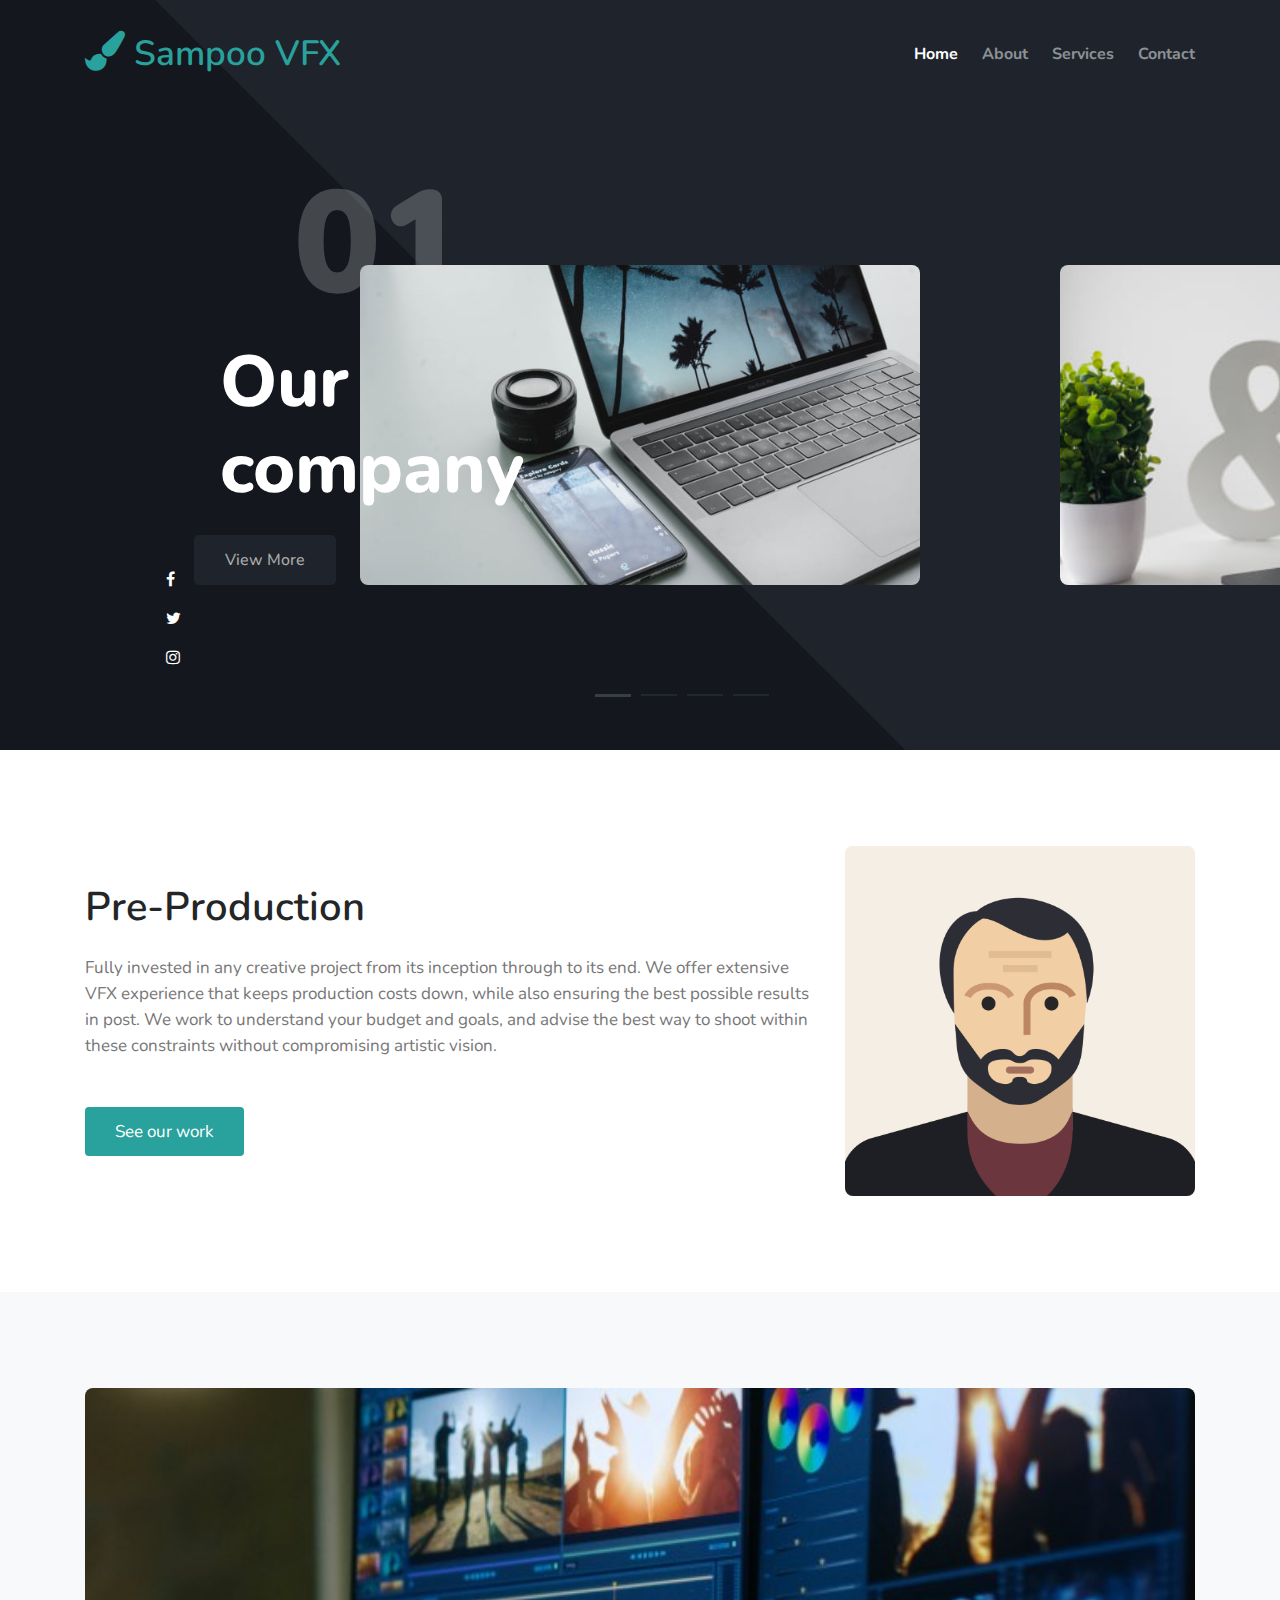
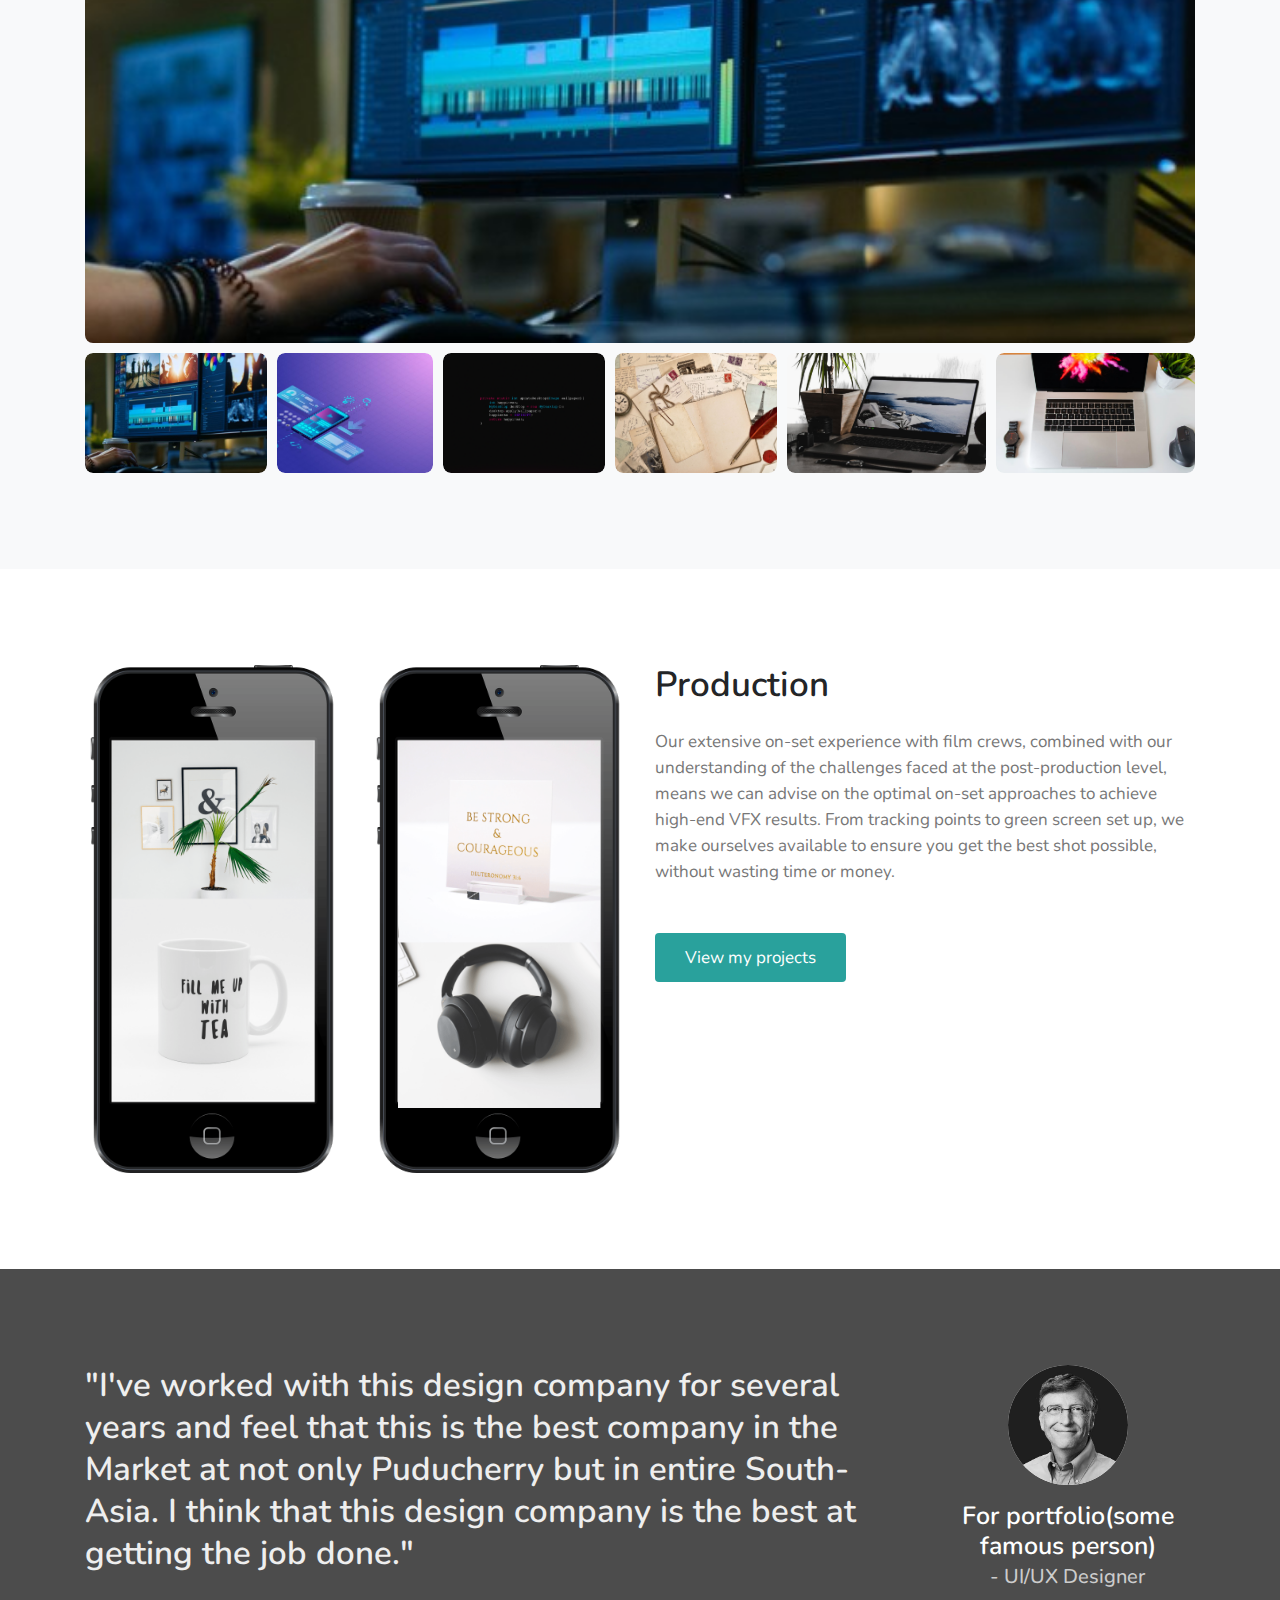
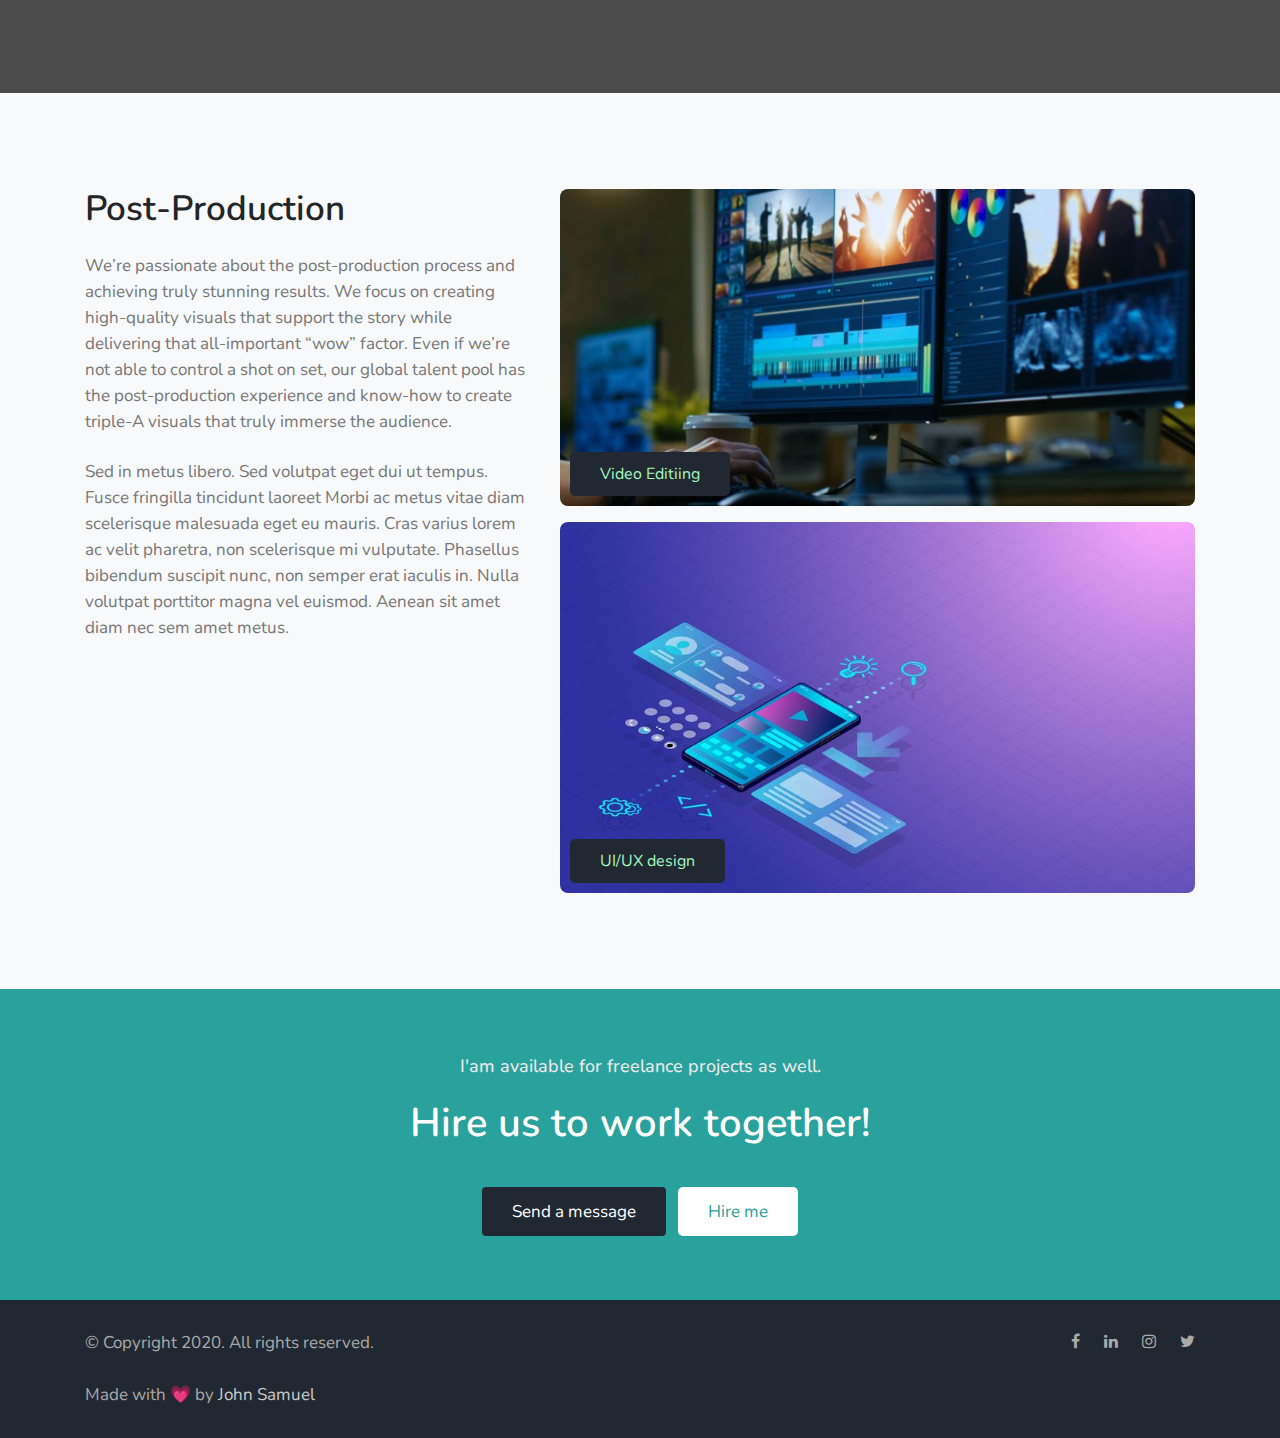
<file: index.html>
<!doctype html>
<html lang="en">

<head>
  <!-- Required meta tags -->
  <meta charset="utf-8">
  <meta name="viewport" content="width=device-width, initial-scale=1, shrink-to-fit=no">

  <title>SG VFX</title>

  <!-- google fonts -->
  <link href="https://fonts.googleapis.com/css?family=Nunito:400,700&display=swap" rel="stylesheet">
  <link href="https://fonts.googleapis.com/css2?family=Nunito:wght@300;400&family=PT+Sans+Caption&family=Roboto:wght@300&display=swap" rel="stylesheet">
  <!-- Template CSS -->
  <link rel="stylesheet" href="assets/css/style-starter.css">

</head>

<body>
<!-- header -->
<div class="w3l-header" id="home">
    <div class="container">
        <nav class="navbar navbar-expand-lg navbar-dark pl-0 pr-0">
            <a class="navbar-brand m-0 text-primary" href="index.html"><span class="fa fa-paint-brush"></span> Sampoo VFX</a> 
                <!-- <span class="logo">portfolio</span>-->
            <button class="navbar-toggler" type="button" data-toggle="collapse" data-target="#navbarNav"
                aria-controls="navbarNav" aria-expanded="false" aria-label="Toggle navigation">
                <span class="navbar-toggler-icon"></span>
            </button>
            <div class="collapse navbar-collapse" id="navbarNav">
                <ul class="navbar-nav ml-auto">
                    <li class="nav-item active mr-lg-4">
                        <a class="nav-link pl-0 pr-0 font-weight-bold" href="index.html">Home <span
                                class="sr-only">(current)</span></a>
                    </li>
                    <li class="nav-item mr-lg-4">
                        <a class="nav-link pl-0 pr-0 font-weight-bold" href="about.html">About</a>
                    </li>
                    <li class="nav-item mr-lg-4">
                        <a class="nav-link pl-0 pr-0 font-weight-bold" href="services.html">Services</a>
                    </li>
                    <li class="nav-item">
                        <a class="nav-link pl-0 pr-0 font-weight-bold" href="contact.html">Contact</a>
                    </li>
                </ul>
            </div>
        </nav>
    </div>
</div>
<!-- //header -->

<!-- banner slider -->
<div class="w3l-banner-slider">
    <div class="wrapper-container">
        <!-- Container for all sliders, and pagination -->
        <main class="sliders-container">
            <!-- Here will be injected sliders for images, numbers, titles and links -->

            <!-- Simple pagination for the slider -->
            <ul class="pagination">
                <li class="pagination__item"><a class="pagination__button"></a></li>
                <li class="pagination__item"><a class="pagination__button"></a></li>
                <li class="pagination__item"><a class="pagination__button"></a></li>
                <li class="pagination__item"><a class="pagination__button"></a></li>
            </ul>
            <div class="social">
                <a class="" href="#facebook"><span class="fa fa-facebook"></span></a>
                <a class="" href="#twitter"><span class="fa fa-twitter"></span></a>
                <a class="" href="#instagram"><span class="fa fa-instagram"></span></a>
            </div>
        </main>
    </div>
</div>
<!-- //banner slider -->

<!-- w3l-content-photo-5 -->
<div class="w3l-content-photo-5 py-5">
	<div class="content-main py-lg-5 py-md-3">
		<div class="container">
			<div class="row">
				<div class="col-lg-8 content-left">
					<h3>Pre-Production</h3>
					<p class="mb-0">Fully invested in any creative project from its inception through to its end. We offer extensive VFX experience that keeps production costs down, while also ensuring the best possible results in post. We work to understand your budget and goals, and advise the best way to shoot within these constraints without compromising artistic vision.</p>
					<a href="#portfolio" class="primary-btn-style btn-primary btn mt-lg-5 mt-4">See our work</a>
				</div>
				<div class="col-lg-4 content-photo mt-lg-0 mt-sm-5 mb-md-0 mb-4">
					<a href="#img"><img src="assets/images/myimage.jpg" class="img-fluid" alt="content-photo"></a>
				</div>
			</div>
		</div>
	</div>
</div>
<!-- //w3l-content-photo-5 -->

<!-- gallery-7 -->
<section class="w3l-gallery-7 bg-light py-5">
	<div class="gallery-7_sur py-lg-5">
		<div class="container">
			<div id="container">
				<div class="galleryContainer">
					<div class="gallery">
						<input type="radio" name="controls" id="c1" checked><img class="galleryImage img-fluid" id="i1"
							src="assets/images/g1.jpg" class="img" alt="">
						<input type="radio" name="controls" id="c2"><img class="galleryImage img-fluid" id="i2"
							src="assets/images/g2.jpg" class="img" alt="">
						<input type="radio" name="controls" id="c3"><img class="galleryImage img-fluid" id="i3"
							src="assets/images/g3.jpg" class="img" alt="">
						<input type="radio" name="controls" id="c4"><img class="galleryImage img-fluid" id="i4"
							src="assets/images/g4.jpg" class="img" alt="">
						<input type="radio" name="controls" id="c5"><img class="galleryImage img-fluid" id="i5"
							src="assets/images/g5.jpg" class="img" alt="">
						<input type="radio" name="controls" id="c6"><img class="galleryImage img-fluid" id="i6"
							src="assets/images/g6.jpg" class="img" alt="">
					</div>
					<div class="thumbnails">
						<label class="thumbnailImage" for="c1"><img src="assets/images/g1.jpg" class="img img-fluid"
								alt=""></label>
						<label class="thumbnailImage" for="c2"><img src="assets/images/g2.jpg" class="img img-fluid"
								alt=""></label>
						<label class="thumbnailImage" for="c3"><img src="assets/images/g3.jpg" class="img img-fluid"
								alt=""></label>
						<label class="thumbnailImage" for="c4"><img src="assets/images/g4.jpg" class="img img-fluid"
								alt=""></label>
						<label class="thumbnailImage" for="c5"><img src="assets/images/g5.jpg" class="img img-fluid"
								alt=""></label>
						<label class="thumbnailImage" for="c6"><img src="assets/images/g6.jpg" class="img img-fluid"
								alt=""></label>

					</div>
				</div>
			</div>
		</div>
	</div>
</section>
<!-- //gallery-7 -->

<!-- iphone home block -->
<section class="w3l-blog py-5">
    <div class="container py-lg-5">
        <div class="row">
            <div class="col-lg-3 col-6 pr-md-3 pr-2">
                <div class="img-block">
                    <a href="#img">
                        <img src="assets/images/iphone1.png" class="img-fluid" alt="image" />
                    </a>
                </div>
            </div>
            <div class="col-lg-3 col-6 pl-md-3 pl-2">
                <div class="img-block">
                    <a href="#img">
                        <img src="assets/images/iphone2.png" class="img-fluid" alt="image" />
                    </a>
                </div>
            </div>
            <div class="col-lg-6 mt-lg-0 mt-md-5 mt-4">
                <h3>Production</h3>
                <p class="mt-4 mb-0"> Our extensive on-set experience with film crews, combined with our understanding of the challenges faced at the post-production level, means we can advise on the optimal on-set approaches to achieve high-end VFX results. From tracking points to green screen set up, we make ourselves available to ensure you get the best shot possible, without wasting time or money.</p>
                <a href="#blog.html" class="primary-btn-style btn-primary btn mt-lg-5 mt-4">View my projects</a>
            </div>
        </div>
    </div>
</section>
<!-- //iphone home block -->

<!-- testimonial -->
<section class="w3l-quote-main">
    <div class="quote py-5">
        <div class="container py-lg-5">
            <div class="row">
                <div class="col-lg-9">
                    <h4>"I've worked with this design company for several years and feel that this is the best company in the Market at not only Puducherry but in entire South-Asia. I think that this design company is the best at getting the job done."</h4>
                </div>
                <div class="col-lg-3 mt-lg-0 mt-3 text-lg-center tablet-grid">
                    <img src="assets/images/client2.jpg" alt="" class="img-fluid" />
                    <div>
                        <h6 class="mb-0 mt-lg-3">For portfolio(some famous person)</h6>
                        <h5 class="mt-1">- UI/UX Designer </h5>
                    </div>
                </div>
            </div>
        </div>
    </div>
</section>
<!-- //testimonial -->

<!-- home page blog-->
<section class="w3l-blog py-5 bg-light">
    <div class="container py-lg-5 py-md-3">
        <div class="row">
            <div class="col-lg-5">
                <h3>Post-Production</h3>	
                <p class="mt-4"> We’re passionate about the post-production process and achieving truly stunning results. We focus on creating high-quality visuals that support the story while delivering that all-important “wow” factor. Even if we’re not able to control a shot on set, our global talent pool has the post-production experience and know-how to create triple-A visuals that truly immerse the audience.</p>
				<p class="mt-4"> Sed in metus libero. Sed volutpat eget dui ut tempus. Fusce fringilla tincidunt laoreet
                    Morbi ac metus vitae diam scelerisque malesuada eget eu mauris. Cras varius lorem ac velit pharetra,
                    non scelerisque mi vulputate. Phasellus bibendum suscipit nunc, non semper erat iaculis in. Nulla
                    volutpat porttitor magna vel euismod. Aenean sit amet diam nec sem
                    amet metus.</p>
            </div>
            <div class="col-lg-7 mt-lg-0 mt-4">
                <div class="img-block">
                    <a href="#single">
                        <img src="assets/images/g1.jpg" class="img-fluid" alt="image" />
                        <span>Video Editiing</span>
                    </a>
                </div>
                <div class="img-block mt-3">
                    <a href="#single"> <img src="assets/images/g2.jpg" class="img-fluid" alt="image" />
                        <span>UI/UX design</span>
                    </a>
                </div>
            </div>
        </div>
    </div>
</section>
<!-- //home page blog-->

<!-- freelance hire me -->
<section class="w3l-grid-quote py-5">
    <div class="container py-lg-3">
        <h6>I'am available for freelance projects as well.</h6>
        <h3>Hire us to work together!</h3>
        <a href="contact.html" class="secondary-btn-style btn-secondary btn">Send a message</a>
        <a href="contact.html" class="btn btn-style text-primary ml-2">Hire me</a>
    </div>
</section>
<!-- //freelance hire me -->

<!-- Footer -->
<section class="w3l-footers-1">
	<div class="footer bg-secondary">
		<div class="container">
			<div class="footer-content">
				<div class="row">
					<div class="col-lg-8 footer-left">
                            <p class="m-0">© Copyright 2020. All rights reserved. <br>	<br> Made with 💗 by <a
                                    href="https://www.github.com/jasDestiny">John Samuel</a></p>
                        </div>
					<div class="col-lg-4 footer-right text-lg-right text-center mt-lg-0 mt-3">
						<ul class="social m-0 p-0">
							<li><a href="#facebook"><span class="fa fa-facebook"></span></a></li>
							<li><a href="#linkedin"><span class="fa fa-linkedin"></span></a></li>
							<li><a href="#instagram"><span class="fa fa-instagram"></span></a></li>
							<li><a href="#twitter"><span class="fa fa-twitter"></span></a></li>
						</ul>
					</div>
				</div>
			</div>
		</div>
	</div>
</section>
<!-- //Footer -->

<!-- move top -->
<button onclick="topFunction()" id="movetop" class="bg-primary" title="Go to top">
	<span class="fa fa-angle-up"></span>
</button>
<script>
	// When the user scrolls down 20px from the top of the document, show the button
	window.onscroll = function () {
		scrollFunction()
	};

	function scrollFunction() {
		if (document.body.scrollTop > 20 || document.documentElement.scrollTop > 20) {
			document.getElementById("movetop").style.display = "block";
		} else {
			document.getElementById("movetop").style.display = "none";
		}
	}

	// When the user clicks on the button, scroll to the top of the document
	function topFunction() {
		document.body.scrollTop = 0;
		document.documentElement.scrollTop = 0;
	}
</script>
<!-- /move top -->

<!-- common jquery -->
<script src="assets/js/jquery-3.3.1.min.js"></script>
<!-- //common jquery -->

<!-- // for banner slider -->
<script src="assets/js/momentum-slider.min.js"></script>
<script>
  (function () {

    var slidersContainer = document.querySelector('.sliders-container');

    // Initializing the numbers slider
    var msNumbers = new MomentumSlider({
      el: slidersContainer,
      cssClass: 'ms--numbers',
      range: [1, 4],
      rangeContent: function (i) {
        return '0' + i;
      },
      style: {
        transform: [{
          scale: [0.4, 1]
        }],
        opacity: [0, 1]
      },

      interactive: false
    });


    // Initializing the titles slider
    var titles = [
      'Our company',
      'Our graphics',
      'About us',
      'Hire us'
    ];

    var msTitles = new MomentumSlider({
      el: slidersContainer,
      cssClass: 'ms--titles',
      range: [0, 3],
      rangeContent: function (i) {
        return '<h3>' + titles[i] + '</h3>';
      },
      vertical: true,
      reverse: true,
      style: {
        opacity: [0, 1]
      },

      interactive: false
    });


    // Initializing the links slider
    var msLinks = new MomentumSlider({
      el: slidersContainer,
      cssClass: 'ms--links',
      range: [0, 3],
      rangeContent: function () {
        return '<a href="about.html" class="ms-slide__link btn">View More</a>';
      },
      vertical: true,
      interactive: false
    });


    // Get pagination items
    var pagination = document.querySelector('.pagination');
    var paginationItems = [].slice.call(pagination.children);

    // Initializing the images slider
    var msImages = new MomentumSlider({
      // Element to append the slider
      el: slidersContainer,
      // CSS class to reference the slider
      cssClass: 'ms--images',
      // Generate the 4 slides required
      range: [0, 3],
      rangeContent: function () {
        return '<div class="ms-slide__image-container"><div class="ms-slide__image"></div></div>';
      },
      // Syncronize the other sliders
      sync: [msNumbers, msTitles, msLinks],
      // Styles to interpolate as we move the slider
      style: {
        '.ms-slide__image': {
          transform: [{
            scale: [1.5, 1]
          }]
        }
      },


      // Update pagination if slider change
      change: function (newIndex, oldIndex) {
        if (typeof oldIndex !== 'undefined') {
          paginationItems[oldIndex].classList.remove('pagination__item--active');
        }
        paginationItems[newIndex].classList.add('pagination__item--active');
      }
    });


    // Select corresponding slider item when a pagination button is clicked
    pagination.addEventListener('click', function (e) {
      if (e.target.matches('.pagination__button')) {
        var index = paginationItems.indexOf(e.target.parentNode);
        msImages.select(index);
      }
    });

  })();
</script>
<!-- // for banner slider -->

<!--  bootstrap js -->
<script src="assets/js/bootstrap.min.js"></script>
<!--  //bootstrap js -->

<!-- disable body scroll which navbar is in active -->
<script>
  $(function () {
    $('.navbar-toggler').click(function () {
      $('body').toggleClass('noscroll');
    })
  });
</script>
<!-- disable body scroll which navbar is in active -->

</body>
</html>
</file>
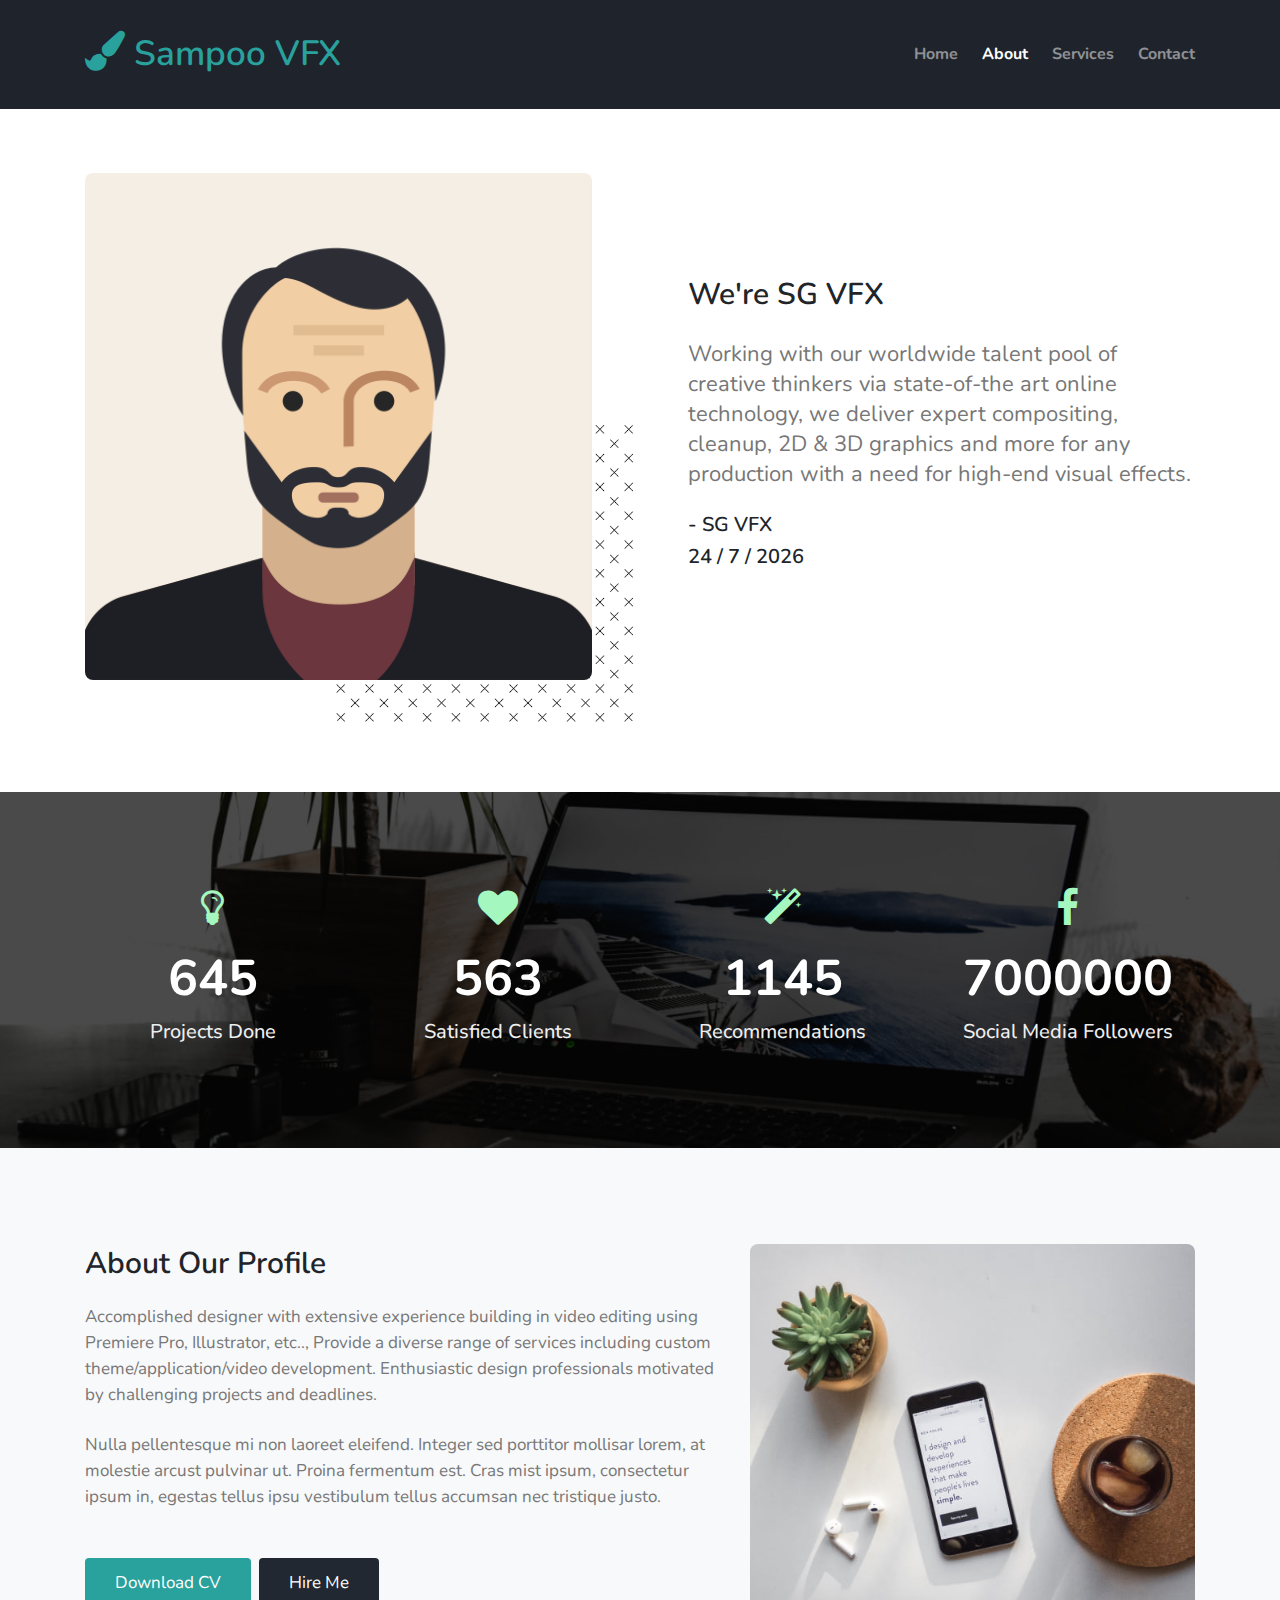
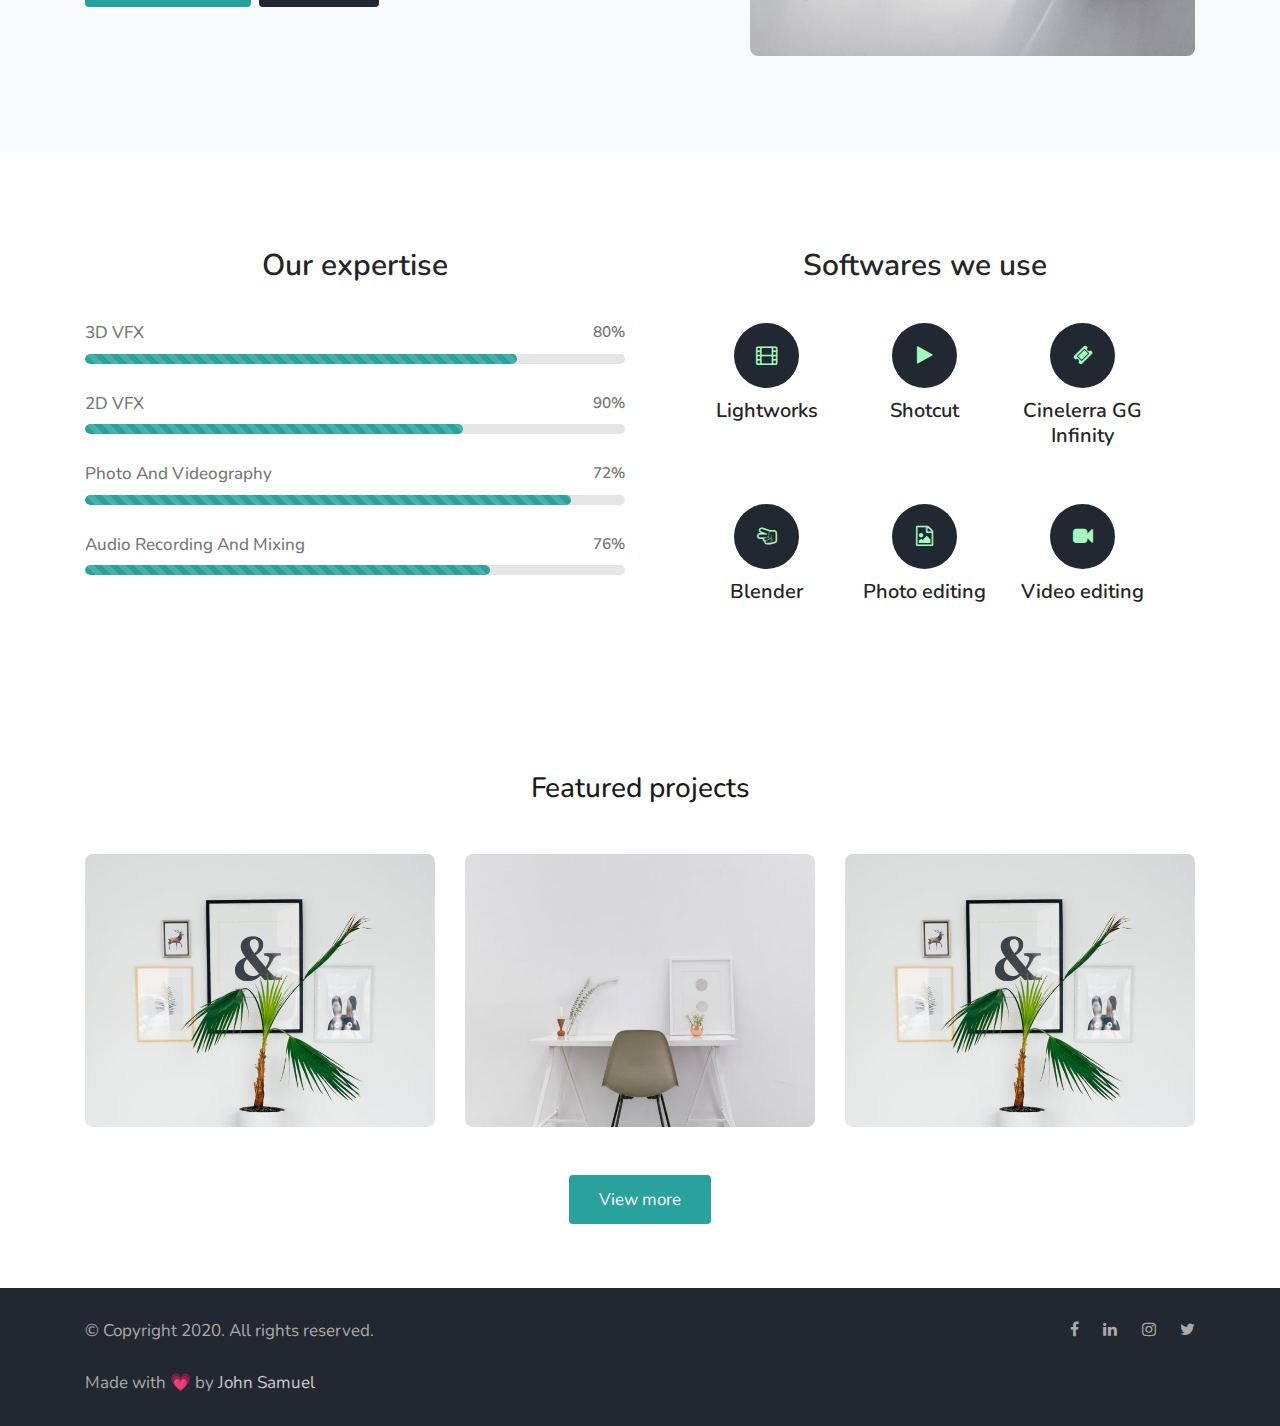
<file: about.html>
<!doctype html>
<html lang="en">

<head>
    <!-- Required meta tags -->
    <meta charset="utf-8">
    <meta name="viewport" content="width=device-width, initial-scale=1, shrink-to-fit=no">

    <title>SG VFX </title>

    <!-- google fonts -->
    <link href="https://fonts.googleapis.com/css?family=Nunito:400,700&display=swap" rel="stylesheet">
	<link href="https://fonts.googleapis.com/css2?family=Montserrat:wght@300;500&display=swap" rel="stylesheet">

    <!-- Template CSS -->
    <link rel="stylesheet" href="assets/css/style-starter.css">

</head>

<body>
    <!-- inner page header -->
    <div class="inner-banner">
        <div class="w3l-header inner-w3l-header" id="home">
            <div class="container">
                <nav class="navbar navbar-expand-lg navbar-dark pl-0 pr-0">
                    <a class="navbar-brand m-0 text-primary" href="index.html"><span class="fa fa-paint-brush"></span>
                       Sampoo VFX 
                    </a>
                    <!-- <span class="logo">portfolio</span>-->
                    <button class="navbar-toggler" type="button" data-toggle="collapse" data-target="#navbarNav"
                        aria-controls="navbarNav" aria-expanded="false" aria-label="Toggle navigation">
                        <span class="navbar-toggler-icon"></span>
                    </button>
                    <div class="collapse navbar-collapse" id="navbarNav">
                        <ul class="navbar-nav ml-auto">
                            <li class="nav-item mr-lg-4">
                                <a class="nav-link pl-0 pr-0 font-weight-bold" href="index.html">Home <span
                                        class="sr-only">(current)</span></a>
                            </li>
                            <li class="nav-item mr-lg-4 active">
                                <a class="nav-link pl-0 pr-0 font-weight-bold" href="about.html">About</a>
                            </li>
                            <li class="nav-item mr-lg-4">
                                <a class="nav-link pl-0 pr-0 font-weight-bold" href="services.html">Services</a>
                            </li>
                            <li class="nav-item">
                                <a class="nav-link pl-0 pr-0 font-weight-bold" href="contact.html">Contact</a>
                            </li>
                        </ul>
                    </div>
                </nav>
            </div>
        </div>
    </div>
    <!-- //inner page header -->

    <!-- about me -->
    <div class="w3l-about py-5">
        <div class="container py-lg-3">
            <div class="row about-content mb-lg-5">
                <div class="col-lg-6 pr-md-5">
                    <div class="image-block">
                        <img src="assets/images/me.png" class="img-fluid Ourphoto" alt="out photo" />
                        <img src="assets/images/cross.png" class="img-fluid pos" alt="dots" />
                    </div>
                </div>
                <div class="col-lg-6 info pl-lg-5 mt-lg-0 mt-5 pt-lg-0 pt-3 align-center">
                    <h4 class="">We're SG VFX</h4>
                    <p class="mt-md-4 mt-3 mb-0"> Working with our worldwide talent pool of creative thinkers via state-of-the art online technology, we deliver expert compositing, cleanup, 2D & 3D graphics and more for any production with a need for high-end visual effects.
                    </p>
					<br>
					<h6>- SG VFX</h6>
                    <h6 id="date"></h6>
                </div>
            </div>
        </div>
    </div>
    <!-- //about me -->

    <!-- stats -->
    <section class="w3l-stats py-lg-5 py-4" id="stats">
        <div class="gallery-inner container py-md-5 py-4">
            <div class="row stats-con text-white">
                <div class="col-sm-3 col-6 stats_info counter_grid">
                    <span class="fa fa-lightbulb-o"></span>
                    <p class="counter">645</p>
                    <h4>Projects Done</h4>
                </div>
                <div class="col-sm-3 col-6 stats_info counter_grid1">
                    <span class="fa fa-heart"></span>
                    <p class="counter">563</p>
                    <h4>Satisfied Clients</h4>
                </div>
                <div class="col-sm-3 col-6 stats_info counter_grid mt-sm-0 mt-5">
                    <span class="fa fa-magic"></span>
                    <p class="counter">1145</p>
                    <h4>Recommendations</h4>
                </div>
                <div class="col-sm-3 col-6 stats_info counter_grid2 mt-sm-0 mt-5">
                    <span class="fa fa-facebook"></span>
                    <p class="counter">7000000</p>
                    <h4>Social media followers</h4>
                </div>
            </div>
        </div>
    </section>
    <!-- //stats -->

    <!-- about Our profile -->
    <section class="w3l-about-bottom py-5" id="about">
        <div class="container py-lg-5 py-md-3">
            <div class="row middle-grids">
                <div class="col-lg-7 advantage-grid-info">
                    <div class="advantage_left">
                        <h4>About Our profile </h4>
                        <p class="mb-0">Accomplished designer with extensive experience
                            building in video editing using Premiere Pro, Illustrator, etc.., Provide a diverse range of services including custom
                            theme/application/video development. Enthusiastic design professionals motivated by challenging projects and
                            deadlines.</p><br>
                        <p class="mb-0">Nulla pellentesque mi non laoreet eleifend. Integer sed porttitor mollisar
                            lorem, at molestie arcust pulvinar ut. Proina fermentum est. Cras mist ipsum, consectetur
                            ipsum in, egestas tellus ipsu vestibulum tellus accumsan nec tristique justo.
                        </p>
                        <a href="#resume" class="primary-btn-style btn-primary btn mt-lg-5 mt-4">Download CV</a>
                        <a href="#contact" class="secondary-btn-style btn-secondary btn mt-lg-5 mt-4 ml-1">Hire
                            Me</a>
                    </div>
                </div>
                <div class="col-lg-5 advantage-grid-info1">
                    <div class="advantage_left1 mt-lg-0 mt-5">
                        <img src="assets/images/about.jpg" class="img-fluid" alt="">
                    </div>
                </div>
            </div>
        </div>
    </section>
    <!-- //about Our profile -->

    <!-- skills and hobbies -->
    <div class="w3l-skills py-5" id="skills">
        <div class="container py-lg-5 py-md-3">
            <div class="modal-spa">
                <div class="row skills">
                    <div class="col-lg-6 bar-grids bargrids-left">
                        <h4>Our expertise</h4>
                        <h6>3D VFX<span> 80% </span></h6>
                        <div class="progress">
                            <div class="progress-bar progress-bar-striped active bg-primary" style="width: 80%">
                            </div>
                        </div>
                        <h6>2D VFX<span> 90% </span></h6>
                        <div class="progress  w3-bar-grids">
                            <div class="progress-bar progress-bar-striped active" style="width: 70%">
                            </div>
                        </div>
                        <h6>Photo and videography<span>72% </span></h6>
                        <div class="progress  w3-bar-grids">
                            <div class="progress-bar progress-bar-striped active" style="width: 90%">
                            </div>
                        </div>
                        <h6>Audio recording and mixing<span> 76% </span></h6>
                        <div class="progress  w3-bar-grids prgs-w3-last">
                            <div class="progress-bar progress-bar-striped active" style="width: 75%">
                            </div>
                        </div>
                    </div>
                    <div class="col-lg-6 bar-grids w3-bar-grids mt-lg-0 mt-5">
                        <h4>Softwares we use</h4>
                        <div class="row pl-lg-5 pr-lg-5">
                            <div class="col-4 hobbies-grid1 grid1">
                                <span class="fa fa-film  bg-secondary"></span>
                                <h5>Lightworks</h5>
                            </div>
                            <div class="col-4 hobbies-grid1 grid2">
                                <span class="fa fa-play bg-secondary"></span>
                                <h5>Shotcut</h5>
                            </div>
                            <div class="col-4 hobbies-grid1 grid3">
                                <span class="fa fa-ticket bg-secondary"></span>
                                <h5>Cinelerra GG Infinity</h5>
                            </div>
                            <div class="col-4 hobbies-grid1 grid4">
                                <span class="fa fa-hand-scissors-o bg-secondary"></span>
                                <h5>Blender</h5>
                            </div>
                            <div class="col-4 hobbies-grid1 grid5">
                                <span class="fa fa-file-image-o bg-secondary"></span>
                                <h5>Photo editing</h5>
                            </div>
                            <div class="col-4 hobbies-grid1 grid6">
                                <span class="fa fa-video-camera bg-secondary"></span>
                                <h5>Video editing</h5>
                            </div>
                        </div>
                    </div>
                </div>
            </div>
        </div>
    </div>
    <!-- //skills and hobbies -->

    <!-- Our featured projects -->
    <section class="w3l-block py-5">
        <div class="container py-lg-3">
            <h3 class="title mb-md-5 mb-4">Featured projects </h3>
            <div class="row">
                <div class="col-lg-4 col-md-4 col-sm-6 content" data-id="id-1" data-type="cat-item-1">
                    <span class="image-block">
                        <div class="content-overlay"></div>
                        <a class="image-zoom" href="#img">
                            <img src="assets/images/alexandra.jpg" class="img-fluid w3layouts agileits"
                                alt="portfolio-img">
                            <div class="content-details fadeIn-bottom">
                                <h3 class="content-title">Sample Title</h3>
                                <p class="content-text">Sample Description</p>
                            </div>
                        </a>
                    </span>
                </div>
                <div class="col-lg-4 col-md-4 col-sm-6 content mt-sm-0 mt-4" data-id="id-2" data-type="cat-item-2">
                    <span class="image-block">
                        <div class="content-overlay"></div>
                        <a class="image-zoom" href="#img">
                            <img src="assets/images/bench.jpg" class="img-fluid w3layouts agileits" alt="portfolio-img">
                            <div class="content-details fadeIn-bottom">
                                <h3 class="content-title">Sample Title</h3>
                                <p class="content-text">Sample Description</p>
                            </div>
                        </a>
                    </span>
                </div>
                <div class="col-lg-4 col-md-4 col-sm-6 content mt-md-0 mt-4" data-id="id-2" data-type="cat-item-2">
                    <span class="image-block">
                        <div class="content-overlay"></div>
                        <a class="image-zoom" href="#img">
                            <img src="assets/images/alexandra.jpg" class="img-fluid w3layouts agileits"
                                alt="portfolio-img">
                            <div class="content-details fadeIn-bottom">
                                <h3 class="content-title">Sample Title</h3>
                                <p class="content-text">Sample Description</p>
                            </div>
                        </a>
                    </span>
                </div>
                <div class="content text-center mt-sm-5 mt-4">
                    <a href="#portfolio" class="btn btn-primary primary-btn-style">View more</a>
                </div>
            </div>
        </div>
    </section>
    <!-- //out featured projects -->

    <!-- Footer -->
    <section class="w3l-footers-1">
        <div class="footer bg-secondary">
            <div class="container">
                <div class="footer-content">
                    <div class="row">
                        <div class="col-lg-8 footer-left">
                            <p class="m-0">© Copyright 2020. All rights reserved. <br>	<br> Made with 💗 by <a
                                    href="https://www.github.com/jasDestiny">John Samuel</a></p>
                        </div>
                        <div class="col-lg-4 footer-right text-lg-right text-center mt-lg-0 mt-3">
                            <ul class="social m-0 p-0">
                                <li><a href="#facebook"><span class="fa fa-facebook"></span></a></li>
                                <li><a href="#linkedin"><span class="fa fa-linkedin"></span></a></li>
                                <li><a href="#instagram"><span class="fa fa-instagram"></span></a></li>
                                <li><a href="#twitter"><span class="fa fa-twitter"></span></a></li>
                            </ul>
                        </div>
                    </div>
                </div>
            </div>
        </div>
    </section>
    <!-- //Footer -->

    <!-- move top -->
    <button onclick="topFunction()" id="movetop" class="bg-primary" title="Go to top">
        <span class="fa fa-angle-up"></span>
    </button>
    <script>
        // When the user scrolls down 20px from the top of the document, show the button
        window.onscroll = function () {
            scrollFunction()
        };

        function scrollFunction() {
            if (document.body.scrollTop > 20 || document.documentElement.scrollTop > 20) {
                document.getElementById("movetop").style.display = "block";
            } else {
                document.getElementById("movetop").style.display = "none";
            }
        }

        // When the user clicks on the button, scroll to the top of the document
        function topFunction() {
            document.body.scrollTop = 0;
            document.documentElement.scrollTop = 0;
        }
    </script>
    <!-- /move top -->

    <!-- common jquery -->
    <script src="assets/js/jquery-3.3.1.min.js"></script>
    <!-- //common jquery -->

    <!-- disable body scroll which navbar is in active -->
    <script>
        $(function () {
            $('.navbar-toggler').click(function () {
                $('body').toggleClass('noscroll');
            })
        });
    </script>
    <!-- disable body scroll which navbar is in active -->

    <!-- stats number counter-->
    <script src="assets/js/jquery.waypoints.min.js"></script>
    <script src="assets/js/jquery.countup.js"></script>
    <script>
        $('.counter').countUp();
    </script>
    <!-- //stats number counter -->

    <!--  bootstrap js -->
    <script src="assets/js/bootstrap.min.js"></script>
    <!--  //bootstrap js -->
	<script>
		var d = new Date(); 
		dd=d.getDate();
		mm=d.getMonth();
		yy=d.getYear();
          
        document.getElementById("date").innerHTML = dd+" / "+(mm+1)+" / "+(1900+yy); 
	
	</script>

</body>

</html>
</file>
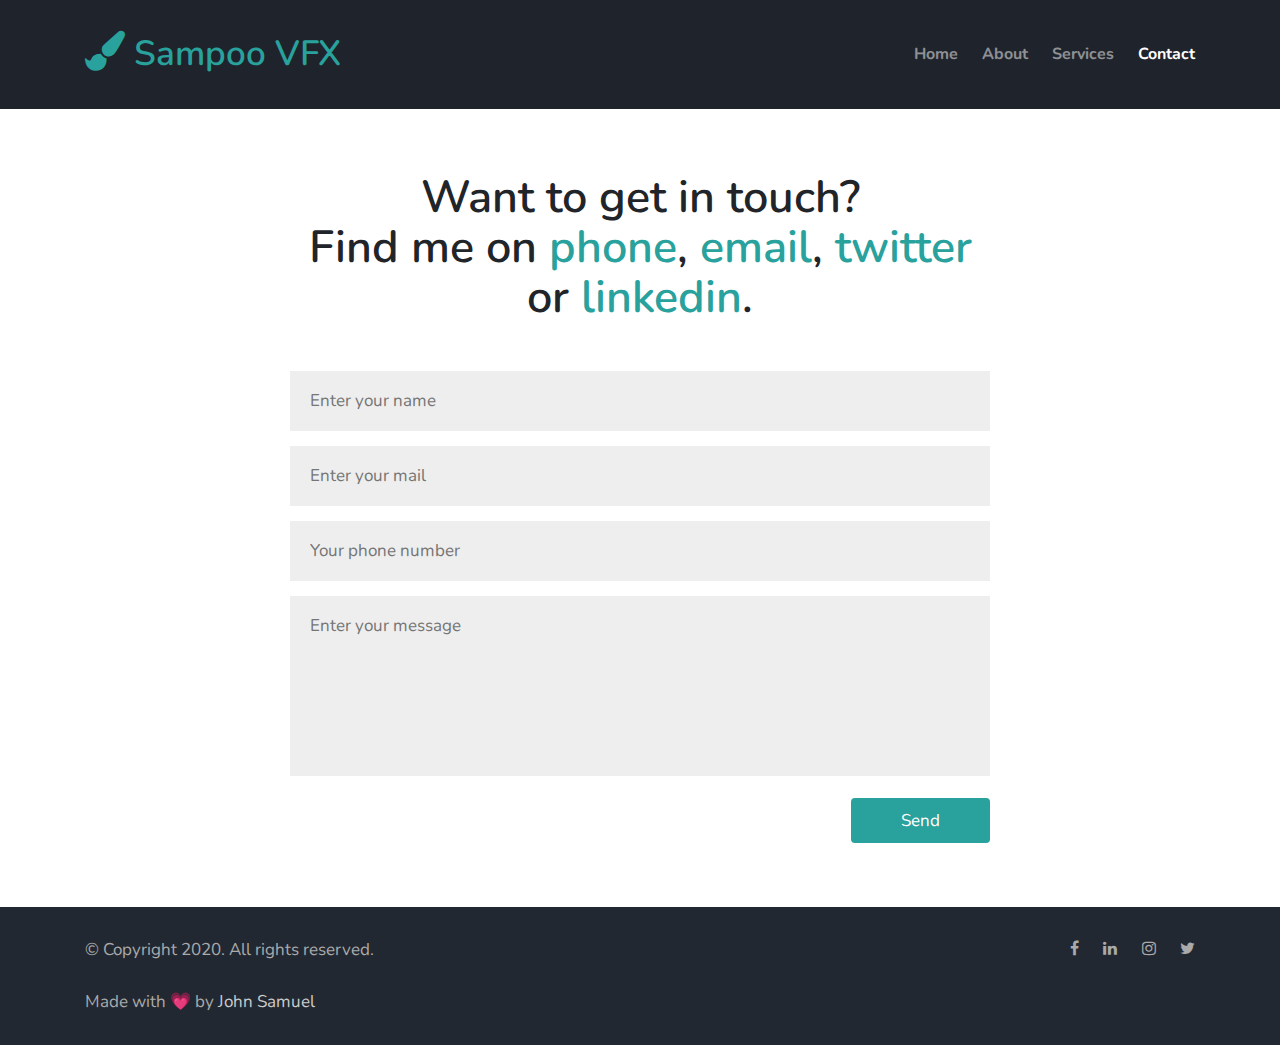
<file: contact.html>
<!doctype html>
<html lang="en">

<head>
    <!-- Required meta tags -->
    <meta charset="utf-8">
    <meta name="viewport" content="width=device-width, initial-scale=1, shrink-to-fit=no">

    <title>SG VFX</title>

    <!-- google fonts -->
    <link href="https://fonts.googleapis.com/css?family=Nunito:400,700&display=swap" rel="stylesheet">
	<link href="https://fonts.googleapis.com/css2?family=Montserrat:wght@300;600&display=swap" rel="stylesheet">

    <!-- Template CSS -->
    <link rel="stylesheet" href="assets/css/style-starter.css">

</head>

<body>
    <!-- inner page header -->
    <div class="inner-banner">
        <div class="w3l-header inner-w3l-header" id="home">
            <div class="container">
                <nav class="navbar navbar-expand-lg navbar-dark pl-0 pr-0">
                    <a class="navbar-brand m-0 text-primary" href="index.html"><span class="fa fa-paint-brush"></span>
                        Sampoo VFX
                    </a>
                    <button class="navbar-toggler" type="button" data-toggle="collapse" data-target="#navbarNav"
                        aria-controls="navbarNav" aria-expanded="false" aria-label="Toggle navigation">
                        <span class="navbar-toggler-icon"></span>
                    </button>
                    <div class="collapse navbar-collapse" id="navbarNav">
                        <ul class="navbar-nav ml-auto">
                            <li class="nav-item mr-lg-4">
                                <a class="nav-link pl-0 pr-0 font-weight-bold" href="index.html">Home <span
                                        class="sr-only">(current)</span></a>
                            </li>
                            <li class="nav-item mr-lg-4">
                                <a class="nav-link pl-0 pr-0 font-weight-bold" href="about.html">About</a>
                            </li>
                            <li class="nav-item mr-lg-4">
                                <a class="nav-link pl-0 pr-0 font-weight-bold" href="services.html">Services</a>
                            </li>
                            <li class="nav-item active">
                                <a class="nav-link pl-0 pr-0 font-weight-bold" href="contact.html">Contact</a>
                            </li>
                        </ul>
                    </div>
                </nav>
            </div>
        </div>
    </div>
    <!-- //inner page header -->

    <!-- contact form -->
    <section class="w3l-contacts-12 py-5">
        <div class="container py-md-3">
            <div class="contacts12-main">
                <div class="title-section">
                    <h3 class="main-title-w3 mb-md-5 mb-4">Want to get in touch? <br>Find me on
                        <a href="tel:+12-331-456-789" class="text-primary">phone</a>,
                        <a href="mailto:sampoografiken@gmail.com" class="text-primary">email</a>,
                        <a href="#twitter" class="text-primary">twitter</a>
                        or <a href="#linkedin" class="text-primary">linkedin</a>.</h3>
                </div>
                <form action="action.php" method="post">
                    <div class="main-input">
                        <input type="text" name="Name" placeholder="Enter your name" class="contact-input"
                            required="" />
                        <input type="email" name="Mail" placeholder="Enter your mail" class="contact-input"
                            required="" />
                        <input type="number" name="Phone" placeholder="Your phone number" class="contact-input"
                            required="" />
                        <textarea class="contact-textarea contact-input" name="Message"
                            placeholder="Enter your message" required=""></textarea>
                    </div>
                    <div class="text-right">
                        <button class="btn-primary btn primary-btn-style">Send</button>
                    </div>
                </form>
            </div>
        </div>
    </section>
    <!-- //contact form -->

    <!-- Footer -->
    <section class="w3l-footers-1">
        <div class="footer bg-secondary">
            <div class="container">
                <div class="footer-content">
                    <div class="row">
                        <div class="col-lg-8 footer-left">
                            <p class="m-0">© Copyright 2020. All rights reserved. <br>	<br> Made with 💗 by <a
                                    href="https://www.github.com/jasDestiny">John Samuel</a></p>
                        </div>
                        <div class="col-lg-4 footer-right text-lg-right text-center mt-lg-0 mt-3">
                            <ul class="social m-0 p-0">
                                <li><a href="#facebook"><span class="fa fa-facebook"></span></a></li>
                                <li><a href="#linkedin"><span class="fa fa-linkedin"></span></a></li>
                                <li><a href="#instagram"><span class="fa fa-instagram"></span></a></li>
                                <li><a href="#twitter"><span class="fa fa-twitter"></span></a></li>
                            </ul>
                        </div>
                    </div>
                </div>
            </div>
        </div>
    </section>
    <!-- //Footer -->

    <!-- move top -->
    <button onclick="topFunction()" id="movetop" class="bg-primary" title="Go to top">
        <span class="fa fa-angle-up"></span>
    </button>
    <script>
        // When the user scrolls down 20px from the top of the document, show the button
        window.onscroll = function () {
            scrollFunction()
        };

        function scrollFunction() {
            if (document.body.scrollTop > 20 || document.documentElement.scrollTop > 20) {
                document.getElementById("movetop").style.display = "block";
            } else {
                document.getElementById("movetop").style.display = "none";
            }
        }

        // When the user clicks on the button, scroll to the top of the document
        function topFunction() {
            document.body.scrollTop = 0;
            document.documentElement.scrollTop = 0;
        }
    </script>
    <!-- /move top -->

    <!-- common jquery -->
    <script src="assets/js/jquery-3.3.1.min.js"></script>
    <!-- //common jquery -->

    <!-- disable body scroll which navbar is in active -->
    <script>
        $(function () {
            $('.navbar-toggler').click(function () {
                $('body').toggleClass('noscroll');
            })
        });
    </script>
    <!-- disable body scroll which navbar is in active -->

    <!--  bootstrap js -->
    <script src="assets/js/bootstrap.min.js"></script>
    <!--  //bootstrap js -->

</body>

</html>
</file>
<file: assets/css/style-starter.css>
/*--
Author: W3layouts
Author URL: http://w3layouts.com
--*/

@charset "UTF-8";

/*!
 * Bootstrap v4.4.1 (https://getbootstrap.com/)
 * Copyright 2011-2019 The Bootstrap Authors
 * Copyright 2011-2019 Twitter, Inc.
 * Licensed under MIT (https://github.com/twbs/bootstrap/blob/master/LICENSE)
 */
:root {
  --blue: #007bff;
  --indigo: #6610f2;
  --purple: #6f42c1;
  --pink: #e83e8c;
  --red: #dc3545;
  --orange: #fd7e14;
  --yellow: #ffc107;
  --green: #28a745;
  --teal: #20c997;
  --cyan: #17a2b8;
  --white: #fff;
  --gray: #6c757d;
  --gray-dark: #343a40;
  --primary: #29a19c;
  --secondary: #222831;
  --success: #28a745;
  --info: #17a2b8;
  --warning: #ffc107;
  --danger: #dc3545;
  --light: #f8f9fa;
  --dark: #343a40;
  --breakpoint-xs: 0;
  --breakpoint-sm: 576px;
  --breakpoint-md: 768px;
  --breakpoint-lg: 992px;
  --breakpoint-xl: 1200px;
  --font-family-sans-serif: -apple-system, BlinkMacSystemFont, "Segoe UI", Roboto, "Helvetica Neue", Arial, "Noto Sans", sans-serif, "Apple Color Emoji", "Segoe UI Emoji", "Segoe UI Symbol", "Noto Color Emoji";
  --font-family-monospace: SFMono-Regular, Menlo, Monaco, Consolas, "Liberation Mono", "Courier New", monospace;
}

*,
*::before,
*::after {
  box-sizing: border-box;
}

html {
  font-family: sans-serif;
  line-height: 1.15;
  -webkit-text-size-adjust: 100%;
  -webkit-tap-highlight-color: rgba(0, 0, 0, 0);
}

article,
aside,
figcaption,
figure,
footer,
header,
hgroup,
main,
nav,
section {
  display: block;
}

body {
  margin: 0;
  font-family: -apple-system, BlinkMacSystemFont, "Segoe UI", Roboto, "Helvetica Neue", Arial, "Noto Sans", sans-serif, "Apple Color Emoji", "Segoe UI Emoji", "Segoe UI Symbol", "Noto Color Emoji";
  font-size: 1rem;
  font-weight: 400;
  line-height: 1.5;
  color: #212529;
  text-align: left;
  background-color: #fff;
}

[tabindex="-1"]:focus:not(:focus-visible) {
  outline: 0 !important;
}

hr {
  box-sizing: content-box;
  height: 0;
  overflow: visible;
}

h1,
h2,
h3,
h4,
h5,
h6 {
  margin-top: 0;
  margin-bottom: 0.5rem;
}

p {
  margin-top: 0;
  margin-bottom: 1rem;
}

abbr[title],
abbr[data-original-title] {
  text-decoration: underline;
  -webkit-text-decoration: underline dotted;
  text-decoration: underline dotted;
  cursor: help;
  border-bottom: 0;
  -webkit-text-decoration-skip-ink: none;
  text-decoration-skip-ink: none;
}

address {
  margin-bottom: 1rem;
  font-style: normal;
  line-height: inherit;
}

ol,
ul,
dl {
  margin-top: 0;
  margin-bottom: 1rem;
}

ol ol,
ul ul,
ol ul,
ul ol {
  margin-bottom: 0;
}

dt {
  font-weight: 700;
}

dd {
  margin-bottom: .5rem;
  margin-left: 0;
}

blockquote {
  margin: 0 0 1rem;
}

b,
strong {
  font-weight: bolder;
}

small {
  font-size: 80%;
}

sub,
sup {
  position: relative;
  font-size: 75%;
  line-height: 0;
  vertical-align: baseline;
}

sub {
  bottom: -.25em;
}

sup {
  top: -.5em;
}

a {
  color: #29a19c;
  text-decoration: none;
  background-color: transparent;
}

a:hover {
  color: #196461;
  text-decoration: underline;
}

a:not([href]) {
  color: inherit;
  text-decoration: none;
}

a:not([href]):hover {
  color: inherit;
  text-decoration: none;
}

pre,
code,
kbd,
samp {
  font-family: SFMono-Regular, Menlo, Monaco, Consolas, "Liberation Mono", "Courier New", monospace;
  font-size: 1em;
}

pre {
  margin-top: 0;
  margin-bottom: 1rem;
  overflow: auto;
}

figure {
  margin: 0 0 1rem;
}

img {
  vertical-align: middle;
  border-style: none;
}

svg {
  overflow: hidden;
  vertical-align: middle;
}

table {
  border-collapse: collapse;
}

caption {
  padding-top: 0.75rem;
  padding-bottom: 0.75rem;
  color: #6c757d;
  text-align: left;
  caption-side: bottom;
}

th {
  text-align: inherit;
}

label {
  display: inline-block;
  margin-bottom: 0.5rem;
}

button {
  border-radius: 0;
}

button:focus {
  outline: 1px dotted;
  outline: 5px auto -webkit-focus-ring-color;
}

input,
button,
select,
optgroup,
textarea {
  margin: 0;
  font-family: inherit;
  font-size: inherit;
  line-height: inherit;
}

button,
input {
  overflow: visible;
}

button,
select {
  text-transform: none;
}

select {
  word-wrap: normal;
}

button,
[type="button"],
[type="reset"],
[type="submit"] {
  -webkit-appearance: button;
}

button:not(:disabled),
[type="button"]:not(:disabled),
[type="reset"]:not(:disabled),
[type="submit"]:not(:disabled) {
  cursor: pointer;
}

button::-moz-focus-inner,
[type="button"]::-moz-focus-inner,
[type="reset"]::-moz-focus-inner,
[type="submit"]::-moz-focus-inner {
  padding: 0;
  border-style: none;
}

input[type="radio"],
input[type="checkbox"] {
  box-sizing: border-box;
  padding: 0;
}

input[type="date"],
input[type="time"],
input[type="datetime-local"],
input[type="month"] {
  -webkit-appearance: listbox;
}

textarea {
  overflow: auto;
  resize: vertical;
}

fieldset {
  min-width: 0;
  padding: 0;
  margin: 0;
  border: 0;
}

legend {
  display: block;
  width: 100%;
  max-width: 100%;
  padding: 0;
  margin-bottom: .5rem;
  font-size: 1.5rem;
  line-height: inherit;
  color: inherit;
  white-space: normal;
}

@media (max-width: 1200px) {
  legend {
    font-size: calc(1.275rem + 0.3vw);
  }
}

progress {
  vertical-align: baseline;
}

[type="number"]::-webkit-inner-spin-button,
[type="number"]::-webkit-outer-spin-button {
  height: auto;
}

[type="search"] {
  outline-offset: -2px;
  -webkit-appearance: none;
}

[type="search"]::-webkit-search-decoration {
  -webkit-appearance: none;
}

::-webkit-file-upload-button {
  font: inherit;
  -webkit-appearance: button;
}

output {
  display: inline-block;
}

summary {
  display: list-item;
  cursor: pointer;
}

template {
  display: none;
}

[hidden] {
  display: none !important;
}

h1,
h2,
h3,
h4,
h5,
h6,
.h1,
.h2,
.h3,
.h4,
.h5,
.h6 {
  margin-bottom: 0.5rem;
  font-weight: 500;
  line-height: 1.2;
}

h1,
.h1 {
  font-size: 2.5rem;
}

@media (max-width: 1200px) {

  h1,
  .h1 {
    font-size: calc(1.375rem + 1.5vw);
  }
}

h2,
.h2 {
  font-size: 2rem;
}

@media (max-width: 1200px) {

  h2,
  .h2 {
    font-size: calc(1.325rem + 0.9vw);
  }
}

h3,
.h3 {
  font-size: 1.75rem;
}

@media (max-width: 1200px) {

  h3,
  .h3 {
    font-size: calc(1.3rem + 0.6vw);
  }
}

h4,
.h4 {
  font-size: 1.5rem;
}

@media (max-width: 1200px) {

  h4,
  .h4 {
    font-size: calc(1.275rem + 0.3vw);
  }
}

h5,
.h5 {
  font-size: 1.25rem;
}

h6,
.h6 {
  font-size: 1rem;
}

.lead {
  font-size: 1.25rem;
  font-weight: 300;
}

.display-1 {
  font-size: 6rem;
  font-weight: 300;
  line-height: 1.2;
}

@media (max-width: 1200px) {
  .display-1 {
    font-size: calc(1.725rem + 5.7vw);
  }
}

.display-2 {
  font-size: 5.5rem;
  font-weight: 300;
  line-height: 1.2;
}

@media (max-width: 1200px) {
  .display-2 {
    font-size: calc(1.675rem + 5.1vw);
  }
}

.display-3 {
  font-size: 4.5rem;
  font-weight: 300;
  line-height: 1.2;
}

@media (max-width: 1200px) {
  .display-3 {
    font-size: calc(1.575rem + 3.9vw);
  }
}

.display-4 {
  font-size: 3.5rem;
  font-weight: 300;
  line-height: 1.2;
}

@media (max-width: 1200px) {
  .display-4 {
    font-size: calc(1.475rem + 2.7vw);
  }
}

hr {
  margin-top: 1rem;
  margin-bottom: 1rem;
  border: 0;
  border-top: 1px solid rgba(0, 0, 0, 0.1);
}

small,
.small {
  font-size: 80%;
  font-weight: 400;
}

mark,
.mark {
  padding: 0.2em;
  background-color: #fcf8e3;
}

.list-unstyled {
  padding-left: 0;
  list-style: none;
}

.list-inline {
  padding-left: 0;
  list-style: none;
}

.list-inline-item {
  display: inline-block;
}

.list-inline-item:not(:last-child) {
  margin-right: 0.5rem;
}

.initialism {
  font-size: 90%;
  text-transform: uppercase;
}

.blockquote {
  margin-bottom: 1rem;
  font-size: 1.25rem;
}

.blockquote-footer {
  display: block;
  font-size: 80%;
  color: #6c757d;
}

.blockquote-footer::before {
  content: "\2014\00A0";
}

.img-fluid {
  max-width: 100%;
  height: auto;
}

.img-thumbnail {
  padding: 0.25rem;
  background-color: #fff;
  border: 1px solid #dee2e6;
  border-radius: 0.25rem;
  max-width: 100%;
  height: auto;
}

.figure {
  display: inline-block;
}

.figure-img {
  margin-bottom: 0.5rem;
  line-height: 1;
}

.figure-caption {
  font-size: 90%;
  color: #6c757d;
}

code {
  font-size: 87.5%;
  color: #e83e8c;
  word-wrap: break-word;
}

a>code {
  color: inherit;
}

kbd {
  padding: 0.2rem 0.4rem;
  font-size: 87.5%;
  color: #fff;
  background-color: #212529;
  border-radius: 0.2rem;
}

kbd kbd {
  padding: 0;
  font-size: 100%;
  font-weight: 700;
}

pre {
  display: block;
  font-size: 87.5%;
  color: #212529;
}

pre code {
  font-size: inherit;
  color: inherit;
  word-break: normal;
}

.pre-scrollable {
  max-height: 340px;
  overflow-y: scroll;
}

.container {
  width: 100%;
  padding-right: 15px;
  padding-left: 15px;
  margin-right: auto;
  margin-left: auto;
}

@media (min-width: 576px) {
  .container {
    max-width: 540px;
  }
}

@media (min-width: 768px) {
  .container {
    max-width: 720px;
  }
}

@media (min-width: 992px) {
  .container {
    max-width: 960px;
  }
}

@media (min-width: 1200px) {
  .container {
    max-width: 1140px;
  }
}

.container-fluid,
.container-sm,
.container-md,
.container-lg,
.container-xl {
  width: 100%;
  padding-right: 15px;
  padding-left: 15px;
  margin-right: auto;
  margin-left: auto;
}

@media (min-width: 576px) {

  .container,
  .container-sm {
    max-width: 540px;
  }
}

@media (min-width: 768px) {

  .container,
  .container-sm,
  .container-md {
    max-width: 720px;
  }
}

@media (min-width: 992px) {

  .container,
  .container-sm,
  .container-md,
  .container-lg {
    max-width: 960px;
  }
}

@media (min-width: 1200px) {

  .container,
  .container-sm,
  .container-md,
  .container-lg,
  .container-xl {
    max-width: 1140px;
  }
}

.row {
  display: flex;
  flex-wrap: wrap;
  margin-right: -15px;
  margin-left: -15px;
}

.no-gutters {
  margin-right: 0;
  margin-left: 0;
}

.no-gutters>.col,
.no-gutters>[class*="col-"] {
  padding-right: 0;
  padding-left: 0;
}

.col-1,
.col-2,
.col-3,
.col-4,
.col-5,
.col-6,
.col-7,
.col-8,
.col-9,
.col-10,
.col-11,
.col-12,
.col,
.col-auto,
.col-sm-1,
.col-sm-2,
.col-sm-3,
.col-sm-4,
.col-sm-5,
.col-sm-6,
.col-sm-7,
.col-sm-8,
.col-sm-9,
.col-sm-10,
.col-sm-11,
.col-sm-12,
.col-sm,
.col-sm-auto,
.col-md-1,
.col-md-2,
.col-md-3,
.col-md-4,
.col-md-5,
.col-md-6,
.col-md-7,
.col-md-8,
.col-md-9,
.col-md-10,
.col-md-11,
.col-md-12,
.col-md,
.col-md-auto,
.col-lg-1,
.col-lg-2,
.col-lg-3,
.col-lg-4,
.col-lg-5,
.col-lg-6,
.col-lg-7,
.col-lg-8,
.col-lg-9,
.col-lg-10,
.col-lg-11,
.col-lg-12,
.col-lg,
.col-lg-auto,
.col-xl-1,
.col-xl-2,
.col-xl-3,
.col-xl-4,
.col-xl-5,
.col-xl-6,
.col-xl-7,
.col-xl-8,
.col-xl-9,
.col-xl-10,
.col-xl-11,
.col-xl-12,
.col-xl,
.col-xl-auto {
  position: relative;
  width: 100%;
  padding-right: 15px;
  padding-left: 15px;
}

.col {
  flex-basis: 0;
  flex-grow: 1;
  max-width: 100%;
}

.row-cols-1>* {
  flex: 0 0 100%;
  max-width: 100%;
}

.row-cols-2>* {
  flex: 0 0 50%;
  max-width: 50%;
}

.row-cols-3>* {
  flex: 0 0 33.33333%;
  max-width: 33.33333%;
}

.row-cols-4>* {
  flex: 0 0 25%;
  max-width: 25%;
}

.row-cols-5>* {
  flex: 0 0 20%;
  max-width: 20%;
}

.row-cols-6>* {
  flex: 0 0 16.66667%;
  max-width: 16.66667%;
}

.col-auto {
  flex: 0 0 auto;
  width: auto;
  max-width: 100%;
}

.col-1 {
  flex: 0 0 8.33333%;
  max-width: 8.33333%;
}

.col-2 {
  flex: 0 0 16.66667%;
  max-width: 16.66667%;
}

.col-3 {
  flex: 0 0 25%;
  max-width: 25%;
}

.col-4 {
  flex: 0 0 33.33333%;
  max-width: 33.33333%;
}

.col-5 {
  flex: 0 0 41.66667%;
  max-width: 41.66667%;
}

.col-6 {
  flex: 0 0 50%;
  max-width: 50%;
}

.col-7 {
  flex: 0 0 58.33333%;
  max-width: 58.33333%;
}

.col-8 {
  flex: 0 0 66.66667%;
  max-width: 66.66667%;
}

.col-9 {
  flex: 0 0 75%;
  max-width: 75%;
}

.col-10 {
  flex: 0 0 83.33333%;
  max-width: 83.33333%;
}

.col-11 {
  flex: 0 0 91.66667%;
  max-width: 91.66667%;
}

.col-12 {
  flex: 0 0 100%;
  max-width: 100%;
}

.order-first {
  order: -1;
}

.order-last {
  order: 13;
}

.order-0 {
  order: 0;
}

.order-1 {
  order: 1;
}

.order-2 {
  order: 2;
}

.order-3 {
  order: 3;
}

.order-4 {
  order: 4;
}

.order-5 {
  order: 5;
}

.order-6 {
  order: 6;
}

.order-7 {
  order: 7;
}

.order-8 {
  order: 8;
}

.order-9 {
  order: 9;
}

.order-10 {
  order: 10;
}

.order-11 {
  order: 11;
}

.order-12 {
  order: 12;
}

.offset-1 {
  margin-left: 8.33333%;
}

.offset-2 {
  margin-left: 16.66667%;
}

.offset-3 {
  margin-left: 25%;
}

.offset-4 {
  margin-left: 33.33333%;
}

.offset-5 {
  margin-left: 41.66667%;
}

.offset-6 {
  margin-left: 50%;
}

.offset-7 {
  margin-left: 58.33333%;
}

.offset-8 {
  margin-left: 66.66667%;
}

.offset-9 {
  margin-left: 75%;
}

.offset-10 {
  margin-left: 83.33333%;
}

.offset-11 {
  margin-left: 91.66667%;
}

@media (min-width: 576px) {
  .col-sm {
    flex-basis: 0;
    flex-grow: 1;
    max-width: 100%;
  }

  .row-cols-sm-1>* {
    flex: 0 0 100%;
    max-width: 100%;
  }

  .row-cols-sm-2>* {
    flex: 0 0 50%;
    max-width: 50%;
  }

  .row-cols-sm-3>* {
    flex: 0 0 33.33333%;
    max-width: 33.33333%;
  }

  .row-cols-sm-4>* {
    flex: 0 0 25%;
    max-width: 25%;
  }

  .row-cols-sm-5>* {
    flex: 0 0 20%;
    max-width: 20%;
  }

  .row-cols-sm-6>* {
    flex: 0 0 16.66667%;
    max-width: 16.66667%;
  }

  .col-sm-auto {
    flex: 0 0 auto;
    width: auto;
    max-width: 100%;
  }

  .col-sm-1 {
    flex: 0 0 8.33333%;
    max-width: 8.33333%;
  }

  .col-sm-2 {
    flex: 0 0 16.66667%;
    max-width: 16.66667%;
  }

  .col-sm-3 {
    flex: 0 0 25%;
    max-width: 25%;
  }

  .col-sm-4 {
    flex: 0 0 33.33333%;
    max-width: 33.33333%;
  }

  .col-sm-5 {
    flex: 0 0 41.66667%;
    max-width: 41.66667%;
  }

  .col-sm-6 {
    flex: 0 0 50%;
    max-width: 50%;
  }

  .col-sm-7 {
    flex: 0 0 58.33333%;
    max-width: 58.33333%;
  }

  .col-sm-8 {
    flex: 0 0 66.66667%;
    max-width: 66.66667%;
  }

  .col-sm-9 {
    flex: 0 0 75%;
    max-width: 75%;
  }

  .col-sm-10 {
    flex: 0 0 83.33333%;
    max-width: 83.33333%;
  }

  .col-sm-11 {
    flex: 0 0 91.66667%;
    max-width: 91.66667%;
  }

  .col-sm-12 {
    flex: 0 0 100%;
    max-width: 100%;
  }

  .order-sm-first {
    order: -1;
  }

  .order-sm-last {
    order: 13;
  }

  .order-sm-0 {
    order: 0;
  }

  .order-sm-1 {
    order: 1;
  }

  .order-sm-2 {
    order: 2;
  }

  .order-sm-3 {
    order: 3;
  }

  .order-sm-4 {
    order: 4;
  }

  .order-sm-5 {
    order: 5;
  }

  .order-sm-6 {
    order: 6;
  }

  .order-sm-7 {
    order: 7;
  }

  .order-sm-8 {
    order: 8;
  }

  .order-sm-9 {
    order: 9;
  }

  .order-sm-10 {
    order: 10;
  }

  .order-sm-11 {
    order: 11;
  }

  .order-sm-12 {
    order: 12;
  }

  .offset-sm-0 {
    margin-left: 0;
  }

  .offset-sm-1 {
    margin-left: 8.33333%;
  }

  .offset-sm-2 {
    margin-left: 16.66667%;
  }

  .offset-sm-3 {
    margin-left: 25%;
  }

  .offset-sm-4 {
    margin-left: 33.33333%;
  }

  .offset-sm-5 {
    margin-left: 41.66667%;
  }

  .offset-sm-6 {
    margin-left: 50%;
  }

  .offset-sm-7 {
    margin-left: 58.33333%;
  }

  .offset-sm-8 {
    margin-left: 66.66667%;
  }

  .offset-sm-9 {
    margin-left: 75%;
  }

  .offset-sm-10 {
    margin-left: 83.33333%;
  }

  .offset-sm-11 {
    margin-left: 91.66667%;
  }
}

@media (min-width: 768px) {
  .col-md {
    flex-basis: 0;
    flex-grow: 1;
    max-width: 100%;
  }

  .row-cols-md-1>* {
    flex: 0 0 100%;
    max-width: 100%;
  }

  .row-cols-md-2>* {
    flex: 0 0 50%;
    max-width: 50%;
  }

  .row-cols-md-3>* {
    flex: 0 0 33.33333%;
    max-width: 33.33333%;
  }

  .row-cols-md-4>* {
    flex: 0 0 25%;
    max-width: 25%;
  }

  .row-cols-md-5>* {
    flex: 0 0 20%;
    max-width: 20%;
  }

  .row-cols-md-6>* {
    flex: 0 0 16.66667%;
    max-width: 16.66667%;
  }

  .col-md-auto {
    flex: 0 0 auto;
    width: auto;
    max-width: 100%;
  }

  .col-md-1 {
    flex: 0 0 8.33333%;
    max-width: 8.33333%;
  }

  .col-md-2 {
    flex: 0 0 16.66667%;
    max-width: 16.66667%;
  }

  .col-md-3 {
    flex: 0 0 25%;
    max-width: 25%;
  }

  .col-md-4 {
    flex: 0 0 33.33333%;
    max-width: 33.33333%;
  }

  .col-md-5 {
    flex: 0 0 41.66667%;
    max-width: 41.66667%;
  }

  .col-md-6 {
    flex: 0 0 50%;
    max-width: 50%;
  }

  .col-md-7 {
    flex: 0 0 58.33333%;
    max-width: 58.33333%;
  }

  .col-md-8 {
    flex: 0 0 66.66667%;
    max-width: 66.66667%;
  }

  .col-md-9 {
    flex: 0 0 75%;
    max-width: 75%;
  }

  .col-md-10 {
    flex: 0 0 83.33333%;
    max-width: 83.33333%;
  }

  .col-md-11 {
    flex: 0 0 91.66667%;
    max-width: 91.66667%;
  }

  .col-md-12 {
    flex: 0 0 100%;
    max-width: 100%;
  }

  .order-md-first {
    order: -1;
  }

  .order-md-last {
    order: 13;
  }

  .order-md-0 {
    order: 0;
  }

  .order-md-1 {
    order: 1;
  }

  .order-md-2 {
    order: 2;
  }

  .order-md-3 {
    order: 3;
  }

  .order-md-4 {
    order: 4;
  }

  .order-md-5 {
    order: 5;
  }

  .order-md-6 {
    order: 6;
  }

  .order-md-7 {
    order: 7;
  }

  .order-md-8 {
    order: 8;
  }

  .order-md-9 {
    order: 9;
  }

  .order-md-10 {
    order: 10;
  }

  .order-md-11 {
    order: 11;
  }

  .order-md-12 {
    order: 12;
  }

  .offset-md-0 {
    margin-left: 0;
  }

  .offset-md-1 {
    margin-left: 8.33333%;
  }

  .offset-md-2 {
    margin-left: 16.66667%;
  }

  .offset-md-3 {
    margin-left: 25%;
  }

  .offset-md-4 {
    margin-left: 33.33333%;
  }

  .offset-md-5 {
    margin-left: 41.66667%;
  }

  .offset-md-6 {
    margin-left: 50%;
  }

  .offset-md-7 {
    margin-left: 58.33333%;
  }

  .offset-md-8 {
    margin-left: 66.66667%;
  }

  .offset-md-9 {
    margin-left: 75%;
  }

  .offset-md-10 {
    margin-left: 83.33333%;
  }

  .offset-md-11 {
    margin-left: 91.66667%;
  }
}

@media (min-width: 992px) {
  .col-lg {
    flex-basis: 0;
    flex-grow: 1;
    max-width: 100%;
  }

  .row-cols-lg-1>* {
    flex: 0 0 100%;
    max-width: 100%;
  }

  .row-cols-lg-2>* {
    flex: 0 0 50%;
    max-width: 50%;
  }

  .row-cols-lg-3>* {
    flex: 0 0 33.33333%;
    max-width: 33.33333%;
  }

  .row-cols-lg-4>* {
    flex: 0 0 25%;
    max-width: 25%;
  }

  .row-cols-lg-5>* {
    flex: 0 0 20%;
    max-width: 20%;
  }

  .row-cols-lg-6>* {
    flex: 0 0 16.66667%;
    max-width: 16.66667%;
  }

  .col-lg-auto {
    flex: 0 0 auto;
    width: auto;
    max-width: 100%;
  }

  .col-lg-1 {
    flex: 0 0 8.33333%;
    max-width: 8.33333%;
  }

  .col-lg-2 {
    flex: 0 0 16.66667%;
    max-width: 16.66667%;
  }

  .col-lg-3 {
    flex: 0 0 25%;
    max-width: 25%;
  }

  .col-lg-4 {
    flex: 0 0 33.33333%;
    max-width: 33.33333%;
  }

  .col-lg-5 {
    flex: 0 0 41.66667%;
    max-width: 41.66667%;
  }

  .col-lg-6 {
    flex: 0 0 50%;
    max-width: 50%;
  }

  .col-lg-7 {
    flex: 0 0 58.33333%;
    max-width: 58.33333%;
  }

  .col-lg-8 {
    flex: 0 0 66.66667%;
    max-width: 66.66667%;
  }

  .col-lg-9 {
    flex: 0 0 75%;
    max-width: 75%;
  }

  .col-lg-10 {
    flex: 0 0 83.33333%;
    max-width: 83.33333%;
  }

  .col-lg-11 {
    flex: 0 0 91.66667%;
    max-width: 91.66667%;
  }

  .col-lg-12 {
    flex: 0 0 100%;
    max-width: 100%;
  }

  .order-lg-first {
    order: -1;
  }

  .order-lg-last {
    order: 13;
  }

  .order-lg-0 {
    order: 0;
  }

  .order-lg-1 {
    order: 1;
  }

  .order-lg-2 {
    order: 2;
  }

  .order-lg-3 {
    order: 3;
  }

  .order-lg-4 {
    order: 4;
  }

  .order-lg-5 {
    order: 5;
  }

  .order-lg-6 {
    order: 6;
  }

  .order-lg-7 {
    order: 7;
  }

  .order-lg-8 {
    order: 8;
  }

  .order-lg-9 {
    order: 9;
  }

  .order-lg-10 {
    order: 10;
  }

  .order-lg-11 {
    order: 11;
  }

  .order-lg-12 {
    order: 12;
  }

  .offset-lg-0 {
    margin-left: 0;
  }

  .offset-lg-1 {
    margin-left: 8.33333%;
  }

  .offset-lg-2 {
    margin-left: 16.66667%;
  }

  .offset-lg-3 {
    margin-left: 25%;
  }

  .offset-lg-4 {
    margin-left: 33.33333%;
  }

  .offset-lg-5 {
    margin-left: 41.66667%;
  }

  .offset-lg-6 {
    margin-left: 50%;
  }

  .offset-lg-7 {
    margin-left: 58.33333%;
  }

  .offset-lg-8 {
    margin-left: 66.66667%;
  }

  .offset-lg-9 {
    margin-left: 75%;
  }

  .offset-lg-10 {
    margin-left: 83.33333%;
  }

  .offset-lg-11 {
    margin-left: 91.66667%;
  }
}

@media (min-width: 1200px) {
  .col-xl {
    flex-basis: 0;
    flex-grow: 1;
    max-width: 100%;
  }

  .row-cols-xl-1>* {
    flex: 0 0 100%;
    max-width: 100%;
  }

  .row-cols-xl-2>* {
    flex: 0 0 50%;
    max-width: 50%;
  }

  .row-cols-xl-3>* {
    flex: 0 0 33.33333%;
    max-width: 33.33333%;
  }

  .row-cols-xl-4>* {
    flex: 0 0 25%;
    max-width: 25%;
  }

  .row-cols-xl-5>* {
    flex: 0 0 20%;
    max-width: 20%;
  }

  .row-cols-xl-6>* {
    flex: 0 0 16.66667%;
    max-width: 16.66667%;
  }

  .col-xl-auto {
    flex: 0 0 auto;
    width: auto;
    max-width: 100%;
  }

  .col-xl-1 {
    flex: 0 0 8.33333%;
    max-width: 8.33333%;
  }

  .col-xl-2 {
    flex: 0 0 16.66667%;
    max-width: 16.66667%;
  }

  .col-xl-3 {
    flex: 0 0 25%;
    max-width: 25%;
  }

  .col-xl-4 {
    flex: 0 0 33.33333%;
    max-width: 33.33333%;
  }

  .col-xl-5 {
    flex: 0 0 41.66667%;
    max-width: 41.66667%;
  }

  .col-xl-6 {
    flex: 0 0 50%;
    max-width: 50%;
  }

  .col-xl-7 {
    flex: 0 0 58.33333%;
    max-width: 58.33333%;
  }

  .col-xl-8 {
    flex: 0 0 66.66667%;
    max-width: 66.66667%;
  }

  .col-xl-9 {
    flex: 0 0 75%;
    max-width: 75%;
  }

  .col-xl-10 {
    flex: 0 0 83.33333%;
    max-width: 83.33333%;
  }

  .col-xl-11 {
    flex: 0 0 91.66667%;
    max-width: 91.66667%;
  }

  .col-xl-12 {
    flex: 0 0 100%;
    max-width: 100%;
  }

  .order-xl-first {
    order: -1;
  }

  .order-xl-last {
    order: 13;
  }

  .order-xl-0 {
    order: 0;
  }

  .order-xl-1 {
    order: 1;
  }

  .order-xl-2 {
    order: 2;
  }

  .order-xl-3 {
    order: 3;
  }

  .order-xl-4 {
    order: 4;
  }

  .order-xl-5 {
    order: 5;
  }

  .order-xl-6 {
    order: 6;
  }

  .order-xl-7 {
    order: 7;
  }

  .order-xl-8 {
    order: 8;
  }

  .order-xl-9 {
    order: 9;
  }

  .order-xl-10 {
    order: 10;
  }

  .order-xl-11 {
    order: 11;
  }

  .order-xl-12 {
    order: 12;
  }

  .offset-xl-0 {
    margin-left: 0;
  }

  .offset-xl-1 {
    margin-left: 8.33333%;
  }

  .offset-xl-2 {
    margin-left: 16.66667%;
  }

  .offset-xl-3 {
    margin-left: 25%;
  }

  .offset-xl-4 {
    margin-left: 33.33333%;
  }

  .offset-xl-5 {
    margin-left: 41.66667%;
  }

  .offset-xl-6 {
    margin-left: 50%;
  }

  .offset-xl-7 {
    margin-left: 58.33333%;
  }

  .offset-xl-8 {
    margin-left: 66.66667%;
  }

  .offset-xl-9 {
    margin-left: 75%;
  }

  .offset-xl-10 {
    margin-left: 83.33333%;
  }

  .offset-xl-11 {
    margin-left: 91.66667%;
  }
}

.table {
  width: 100%;
  margin-bottom: 1rem;
  color: #212529;
}

.table th,
.table td {
  padding: 0.75rem;
  vertical-align: top;
  border-top: 1px solid #dee2e6;
}

.table thead th {
  vertical-align: bottom;
  border-bottom: 2px solid #dee2e6;
}

.table tbody+tbody {
  border-top: 2px solid #dee2e6;
}

.table-sm th,
.table-sm td {
  padding: 0.3rem;
}

.table-bordered {
  border: 1px solid #dee2e6;
}

.table-bordered th,
.table-bordered td {
  border: 1px solid #dee2e6;
}

.table-bordered thead th,
.table-bordered thead td {
  border-bottom-width: 2px;
}

.table-borderless th,
.table-borderless td,
.table-borderless thead th,
.table-borderless tbody+tbody {
  border: 0;
}

.table-striped tbody tr:nth-of-type(odd) {
  background-color: rgba(0, 0, 0, 0.05);
}

.table-hover tbody tr:hover {
  color: #212529;
  background-color: rgba(0, 0, 0, 0.075);
}

.table-primary,
.table-primary>th,
.table-primary>td {
  background-color: #c3e5e3;
}

.table-primary th,
.table-primary td,
.table-primary thead th,
.table-primary tbody+tbody {
  border-color: #90cecc;
}

.table-hover .table-primary:hover {
  background-color: #b1dddb;
}

.table-hover .table-primary:hover>td,
.table-hover .table-primary:hover>th {
  background-color: #b1dddb;
}

.table-secondary,
.table-secondary>th,
.table-secondary>td {
  background-color: #c1c3c5;
}

.table-secondary th,
.table-secondary td,
.table-secondary thead th,
.table-secondary tbody+tbody {
  border-color: #8c8f94;
}

.table-hover .table-secondary:hover {
  background-color: #b4b6b9;
}

.table-hover .table-secondary:hover>td,
.table-hover .table-secondary:hover>th {
  background-color: #b4b6b9;
}

.table-success,
.table-success>th,
.table-success>td {
  background-color: #c3e6cb;
}

.table-success th,
.table-success td,
.table-success thead th,
.table-success tbody+tbody {
  border-color: #8fd19e;
}

.table-hover .table-success:hover {
  background-color: #b1dfbb;
}

.table-hover .table-success:hover>td,
.table-hover .table-success:hover>th {
  background-color: #b1dfbb;
}

.table-info,
.table-info>th,
.table-info>td {
  background-color: #bee5eb;
}

.table-info th,
.table-info td,
.table-info thead th,
.table-info tbody+tbody {
  border-color: #86cfda;
}

.table-hover .table-info:hover {
  background-color: #abdde5;
}

.table-hover .table-info:hover>td,
.table-hover .table-info:hover>th {
  background-color: #abdde5;
}

.table-warning,
.table-warning>th,
.table-warning>td {
  background-color: #ffeeba;
}

.table-warning th,
.table-warning td,
.table-warning thead th,
.table-warning tbody+tbody {
  border-color: #ffdf7e;
}

.table-hover .table-warning:hover {
  background-color: #ffe8a1;
}

.table-hover .table-warning:hover>td,
.table-hover .table-warning:hover>th {
  background-color: #ffe8a1;
}

.table-danger,
.table-danger>th,
.table-danger>td {
  background-color: #f5c6cb;
}

.table-danger th,
.table-danger td,
.table-danger thead th,
.table-danger tbody+tbody {
  border-color: #ed969e;
}

.table-hover .table-danger:hover {
  background-color: #f1b0b7;
}

.table-hover .table-danger:hover>td,
.table-hover .table-danger:hover>th {
  background-color: #f1b0b7;
}

.table-light,
.table-light>th,
.table-light>td {
  background-color: #fdfdfe;
}

.table-light th,
.table-light td,
.table-light thead th,
.table-light tbody+tbody {
  border-color: #fbfcfc;
}

.table-hover .table-light:hover {
  background-color: #ececf6;
}

.table-hover .table-light:hover>td,
.table-hover .table-light:hover>th {
  background-color: #ececf6;
}

.table-dark,
.table-dark>th,
.table-dark>td {
  background-color: #c6c8ca;
}

.table-dark th,
.table-dark td,
.table-dark thead th,
.table-dark tbody+tbody {
  border-color: #95999c;
}

.table-hover .table-dark:hover {
  background-color: #b9bbbe;
}

.table-hover .table-dark:hover>td,
.table-hover .table-dark:hover>th {
  background-color: #b9bbbe;
}

.table-active,
.table-active>th,
.table-active>td {
  background-color: rgba(0, 0, 0, 0.075);
}

.table-hover .table-active:hover {
  background-color: rgba(0, 0, 0, 0.075);
}

.table-hover .table-active:hover>td,
.table-hover .table-active:hover>th {
  background-color: rgba(0, 0, 0, 0.075);
}

.table .thead-dark th {
  color: #fff;
  background-color: #343a40;
  border-color: #454d55;
}

.table .thead-light th {
  color: #495057;
  background-color: #e9ecef;
  border-color: #dee2e6;
}

.table-dark {
  color: #fff;
  background-color: #343a40;
}

.table-dark th,
.table-dark td,
.table-dark thead th {
  border-color: #454d55;
}

.table-dark.table-bordered {
  border: 0;
}

.table-dark.table-striped tbody tr:nth-of-type(odd) {
  background-color: rgba(255, 255, 255, 0.05);
}

.table-dark.table-hover tbody tr:hover {
  color: #fff;
  background-color: rgba(255, 255, 255, 0.075);
}

@media (max-width: 575.98px) {
  .table-responsive-sm {
    display: block;
    width: 100%;
    overflow-x: auto;
    -webkit-overflow-scrolling: touch;
  }

  .table-responsive-sm>.table-bordered {
    border: 0;
  }
}

@media (max-width: 767.98px) {
  .table-responsive-md {
    display: block;
    width: 100%;
    overflow-x: auto;
    -webkit-overflow-scrolling: touch;
  }

  .table-responsive-md>.table-bordered {
    border: 0;
  }
}

@media (max-width: 991.98px) {
  .table-responsive-lg {
    display: block;
    width: 100%;
    overflow-x: auto;
    -webkit-overflow-scrolling: touch;
  }

  .table-responsive-lg>.table-bordered {
    border: 0;
  }
}

@media (max-width: 1199.98px) {
  .table-responsive-xl {
    display: block;
    width: 100%;
    overflow-x: auto;
    -webkit-overflow-scrolling: touch;
  }

  .table-responsive-xl>.table-bordered {
    border: 0;
  }
}

.table-responsive {
  display: block;
  width: 100%;
  overflow-x: auto;
  -webkit-overflow-scrolling: touch;
}

.table-responsive>.table-bordered {
  border: 0;
}

.form-control {
  display: block;
  width: 100%;
  height: calc(1.5em + 0.75rem + 2px);
  padding: 0.375rem 0.75rem;
  font-size: 1rem;
  font-weight: 400;
  line-height: 1.5;
  color: #495057;
  background-color: #fff;
  background-clip: padding-box;
  border: 1px solid #ced4da;
  border-radius: 0.25rem;
  transition: border-color 0.15s ease-in-out, box-shadow 0.15s ease-in-out;
}

@media (prefers-reduced-motion: reduce) {
  .form-control {
    transition: none;
  }
}

.form-control::-ms-expand {
  background-color: transparent;
  border: 0;
}

.form-control:-moz-focusring {
  color: transparent;
  text-shadow: 0 0 0 #495057;
}

.form-control:focus {
  color: #495057;
  background-color: #fff;
  border-color: #6fdad6;
  outline: 0;
  box-shadow: 0 0 0 0.2rem rgba(41, 161, 156, 0.25);
}

.form-control::-webkit-input-placeholder {
  color: #6c757d;
  opacity: 1;
}

.form-control::-moz-placeholder {
  color: #6c757d;
  opacity: 1;
}

.form-control:-ms-input-placeholder {
  color: #6c757d;
  opacity: 1;
}

.form-control::-ms-input-placeholder {
  color: #6c757d;
  opacity: 1;
}

.form-control::placeholder {
  color: #6c757d;
  opacity: 1;
}

.form-control:disabled,
.form-control[readonly] {
  background-color: #e9ecef;
  opacity: 1;
}

select.form-control:focus::-ms-value {
  color: #495057;
  background-color: #fff;
}

.form-control-file,
.form-control-range {
  display: block;
  width: 100%;
}

.col-form-label {
  padding-top: calc(0.375rem + 1px);
  padding-bottom: calc(0.375rem + 1px);
  margin-bottom: 0;
  font-size: inherit;
  line-height: 1.5;
}

.col-form-label-lg {
  padding-top: calc(0.5rem + 1px);
  padding-bottom: calc(0.5rem + 1px);
  font-size: 1.25rem;
  line-height: 1.5;
}

.col-form-label-sm {
  padding-top: calc(0.25rem + 1px);
  padding-bottom: calc(0.25rem + 1px);
  font-size: 0.875rem;
  line-height: 1.5;
}

.form-control-plaintext {
  display: block;
  width: 100%;
  padding: 0.375rem 0;
  margin-bottom: 0;
  font-size: 1rem;
  line-height: 1.5;
  color: #212529;
  background-color: transparent;
  border: solid transparent;
  border-width: 1px 0;
}

.form-control-plaintext.form-control-sm,
.form-control-plaintext.form-control-lg {
  padding-right: 0;
  padding-left: 0;
}

.form-control-sm {
  height: calc(1.5em + 0.5rem + 2px);
  padding: 0.25rem 0.5rem;
  font-size: 0.875rem;
  line-height: 1.5;
  border-radius: 0.2rem;
}

.form-control-lg {
  height: calc(1.5em + 1rem + 2px);
  padding: 0.5rem 1rem;
  font-size: 1.25rem;
  line-height: 1.5;
  border-radius: 0.3rem;
}

select.form-control[size],
select.form-control[multiple] {
  height: auto;
}

textarea.form-control {
  height: auto;
}

.form-group {
  margin-bottom: 1rem;
}

.form-text {
  display: block;
  margin-top: 0.25rem;
}

.form-row {
  display: flex;
  flex-wrap: wrap;
  margin-right: -5px;
  margin-left: -5px;
}

.form-row>.col,
.form-row>[class*="col-"] {
  padding-right: 5px;
  padding-left: 5px;
}

.form-check {
  position: relative;
  display: block;
  padding-left: 1.25rem;
}

.form-check-input {
  position: absolute;
  margin-top: 0.3rem;
  margin-left: -1.25rem;
}

.form-check-input[disabled]~.form-check-label,
.form-check-input:disabled~.form-check-label {
  color: #6c757d;
}

.form-check-label {
  margin-bottom: 0;
}

.form-check-inline {
  display: inline-flex;
  align-items: center;
  padding-left: 0;
  margin-right: 0.75rem;
}

.form-check-inline .form-check-input {
  position: static;
  margin-top: 0;
  margin-right: 0.3125rem;
  margin-left: 0;
}

.valid-feedback {
  display: none;
  width: 100%;
  margin-top: 0.25rem;
  font-size: 80%;
  color: #28a745;
}

.valid-tooltip {
  position: absolute;
  top: 100%;
  z-index: 5;
  display: none;
  max-width: 100%;
  padding: 0.25rem 0.5rem;
  margin-top: .1rem;
  font-size: 0.875rem;
  line-height: 1.5;
  color: #fff;
  background-color: rgba(40, 167, 69, 0.9);
  border-radius: 0.25rem;
}

.was-validated :valid~.valid-feedback,
.was-validated :valid~.valid-tooltip,
.is-valid~.valid-feedback,
.is-valid~.valid-tooltip {
  display: block;
}

.was-validated .form-control:valid,
.form-control.is-valid {
  border-color: #28a745;
  padding-right: calc(1.5em + 0.75rem);
  background-image: url("data:image/svg+xml,%3csvg xmlns='http://www.w3.org/2000/svg' width='8' height='8' viewBox='0 0 8 8'%3e%3cpath fill='%2328a745' d='M2.3 6.73L.6 4.53c-.4-1.04.46-1.4 1.1-.8l1.1 1.4 3.4-3.8c.6-.63 1.6-.27 1.2.7l-4 4.6c-.43.5-.8.4-1.1.1z'/%3e%3c/svg%3e");
  background-repeat: no-repeat;
  background-position: right calc(0.375em + 0.1875rem) center;
  background-size: calc(0.75em + 0.375rem) calc(0.75em + 0.375rem);
}

.was-validated .form-control:valid:focus,
.form-control.is-valid:focus {
  border-color: #28a745;
  box-shadow: 0 0 0 0.2rem rgba(40, 167, 69, 0.25);
}

.was-validated textarea.form-control:valid,
textarea.form-control.is-valid {
  padding-right: calc(1.5em + 0.75rem);
  background-position: top calc(0.375em + 0.1875rem) right calc(0.375em + 0.1875rem);
}

.was-validated .custom-select:valid,
.custom-select.is-valid {
  border-color: #28a745;
  padding-right: calc(0.75em + 2.3125rem);
  background: url("data:image/svg+xml,%3csvg xmlns='http://www.w3.org/2000/svg' width='4' height='5' viewBox='0 0 4 5'%3e%3cpath fill='%23343a40' d='M2 0L0 2h4zm0 5L0 3h4z'/%3e%3c/svg%3e") no-repeat right 0.75rem center/8px 10px, url("data:image/svg+xml,%3csvg xmlns='http://www.w3.org/2000/svg' width='8' height='8' viewBox='0 0 8 8'%3e%3cpath fill='%2328a745' d='M2.3 6.73L.6 4.53c-.4-1.04.46-1.4 1.1-.8l1.1 1.4 3.4-3.8c.6-.63 1.6-.27 1.2.7l-4 4.6c-.43.5-.8.4-1.1.1z'/%3e%3c/svg%3e") #fff no-repeat center right 1.75rem/calc(0.75em + 0.375rem) calc(0.75em + 0.375rem);
}

.was-validated .custom-select:valid:focus,
.custom-select.is-valid:focus {
  border-color: #28a745;
  box-shadow: 0 0 0 0.2rem rgba(40, 167, 69, 0.25);
}

.was-validated .form-check-input:valid~.form-check-label,
.form-check-input.is-valid~.form-check-label {
  color: #28a745;
}

.was-validated .form-check-input:valid~.valid-feedback,
.was-validated .form-check-input:valid~.valid-tooltip,
.form-check-input.is-valid~.valid-feedback,
.form-check-input.is-valid~.valid-tooltip {
  display: block;
}

.was-validated .custom-control-input:valid~.custom-control-label,
.custom-control-input.is-valid~.custom-control-label {
  color: #28a745;
}

.was-validated .custom-control-input:valid~.custom-control-label::before,
.custom-control-input.is-valid~.custom-control-label::before {
  border-color: #28a745;
}

.was-validated .custom-control-input:valid:checked~.custom-control-label::before,
.custom-control-input.is-valid:checked~.custom-control-label::before {
  border-color: #34ce57;
  background-color: #34ce57;
}

.was-validated .custom-control-input:valid:focus~.custom-control-label::before,
.custom-control-input.is-valid:focus~.custom-control-label::before {
  box-shadow: 0 0 0 0.2rem rgba(40, 167, 69, 0.25);
}

.was-validated .custom-control-input:valid:focus:not(:checked)~.custom-control-label::before,
.custom-control-input.is-valid:focus:not(:checked)~.custom-control-label::before {
  border-color: #28a745;
}

.was-validated .custom-file-input:valid~.custom-file-label,
.custom-file-input.is-valid~.custom-file-label {
  border-color: #28a745;
}

.was-validated .custom-file-input:valid:focus~.custom-file-label,
.custom-file-input.is-valid:focus~.custom-file-label {
  border-color: #28a745;
  box-shadow: 0 0 0 0.2rem rgba(40, 167, 69, 0.25);
}

.invalid-feedback {
  display: none;
  width: 100%;
  margin-top: 0.25rem;
  font-size: 80%;
  color: #dc3545;
}

.invalid-tooltip {
  position: absolute;
  top: 100%;
  z-index: 5;
  display: none;
  max-width: 100%;
  padding: 0.25rem 0.5rem;
  margin-top: .1rem;
  font-size: 0.875rem;
  line-height: 1.5;
  color: #fff;
  background-color: rgba(220, 53, 69, 0.9);
  border-radius: 0.25rem;
}

.was-validated :invalid~.invalid-feedback,
.was-validated :invalid~.invalid-tooltip,
.is-invalid~.invalid-feedback,
.is-invalid~.invalid-tooltip {
  display: block;
}

.was-validated .form-control:invalid,
.form-control.is-invalid {
  border-color: #dc3545;
  padding-right: calc(1.5em + 0.75rem);
  background-image: url("data:image/svg+xml,%3csvg xmlns='http://www.w3.org/2000/svg' width='12' height='12' fill='none' stroke='%23dc3545' viewBox='0 0 12 12'%3e%3ccircle cx='6' cy='6' r='4.5'/%3e%3cpath stroke-linejoin='round' d='M5.8 3.6h.4L6 6.5z'/%3e%3ccircle cx='6' cy='8.2' r='.6' fill='%23dc3545' stroke='none'/%3e%3c/svg%3e");
  background-repeat: no-repeat;
  background-position: right calc(0.375em + 0.1875rem) center;
  background-size: calc(0.75em + 0.375rem) calc(0.75em + 0.375rem);
}

.was-validated .form-control:invalid:focus,
.form-control.is-invalid:focus {
  border-color: #dc3545;
  box-shadow: 0 0 0 0.2rem rgba(220, 53, 69, 0.25);
}

.was-validated textarea.form-control:invalid,
textarea.form-control.is-invalid {
  padding-right: calc(1.5em + 0.75rem);
  background-position: top calc(0.375em + 0.1875rem) right calc(0.375em + 0.1875rem);
}

.was-validated .custom-select:invalid,
.custom-select.is-invalid {
  border-color: #dc3545;
  padding-right: calc(0.75em + 2.3125rem);
  background: url("data:image/svg+xml,%3csvg xmlns='http://www.w3.org/2000/svg' width='4' height='5' viewBox='0 0 4 5'%3e%3cpath fill='%23343a40' d='M2 0L0 2h4zm0 5L0 3h4z'/%3e%3c/svg%3e") no-repeat right 0.75rem center/8px 10px, url("data:image/svg+xml,%3csvg xmlns='http://www.w3.org/2000/svg' width='12' height='12' fill='none' stroke='%23dc3545' viewBox='0 0 12 12'%3e%3ccircle cx='6' cy='6' r='4.5'/%3e%3cpath stroke-linejoin='round' d='M5.8 3.6h.4L6 6.5z'/%3e%3ccircle cx='6' cy='8.2' r='.6' fill='%23dc3545' stroke='none'/%3e%3c/svg%3e") #fff no-repeat center right 1.75rem/calc(0.75em + 0.375rem) calc(0.75em + 0.375rem);
}

.was-validated .custom-select:invalid:focus,
.custom-select.is-invalid:focus {
  border-color: #dc3545;
  box-shadow: 0 0 0 0.2rem rgba(220, 53, 69, 0.25);
}

.was-validated .form-check-input:invalid~.form-check-label,
.form-check-input.is-invalid~.form-check-label {
  color: #dc3545;
}

.was-validated .form-check-input:invalid~.invalid-feedback,
.was-validated .form-check-input:invalid~.invalid-tooltip,
.form-check-input.is-invalid~.invalid-feedback,
.form-check-input.is-invalid~.invalid-tooltip {
  display: block;
}

.was-validated .custom-control-input:invalid~.custom-control-label,
.custom-control-input.is-invalid~.custom-control-label {
  color: #dc3545;
}

.was-validated .custom-control-input:invalid~.custom-control-label::before,
.custom-control-input.is-invalid~.custom-control-label::before {
  border-color: #dc3545;
}

.was-validated .custom-control-input:invalid:checked~.custom-control-label::before,
.custom-control-input.is-invalid:checked~.custom-control-label::before {
  border-color: #e4606d;
  background-color: #e4606d;
}

.was-validated .custom-control-input:invalid:focus~.custom-control-label::before,
.custom-control-input.is-invalid:focus~.custom-control-label::before {
  box-shadow: 0 0 0 0.2rem rgba(220, 53, 69, 0.25);
}

.was-validated .custom-control-input:invalid:focus:not(:checked)~.custom-control-label::before,
.custom-control-input.is-invalid:focus:not(:checked)~.custom-control-label::before {
  border-color: #dc3545;
}

.was-validated .custom-file-input:invalid~.custom-file-label,
.custom-file-input.is-invalid~.custom-file-label {
  border-color: #dc3545;
}

.was-validated .custom-file-input:invalid:focus~.custom-file-label,
.custom-file-input.is-invalid:focus~.custom-file-label {
  border-color: #dc3545;
  box-shadow: 0 0 0 0.2rem rgba(220, 53, 69, 0.25);
}

.form-inline {
  display: flex;
  flex-flow: row wrap;
  align-items: center;
}

.form-inline .form-check {
  width: 100%;
}

@media (min-width: 576px) {
  .form-inline label {
    display: flex;
    align-items: center;
    justify-content: center;
    margin-bottom: 0;
  }

  .form-inline .form-group {
    display: flex;
    flex: 0 0 auto;
    flex-flow: row wrap;
    align-items: center;
    margin-bottom: 0;
  }

  .form-inline .form-control {
    display: inline-block;
    width: auto;
    vertical-align: middle;
  }

  .form-inline .form-control-plaintext {
    display: inline-block;
  }

  .form-inline .input-group,
  .form-inline .custom-select {
    width: auto;
  }

  .form-inline .form-check {
    display: flex;
    align-items: center;
    justify-content: center;
    width: auto;
    padding-left: 0;
  }

  .form-inline .form-check-input {
    position: relative;
    flex-shrink: 0;
    margin-top: 0;
    margin-right: 0.25rem;
    margin-left: 0;
  }

  .form-inline .custom-control {
    align-items: center;
    justify-content: center;
  }

  .form-inline .custom-control-label {
    margin-bottom: 0;
  }
}

.btn {
  display: inline-block;
  font-weight: 400;
  color: #212529;
  text-align: center;
  vertical-align: middle;
  cursor: pointer;
  -webkit-user-select: none;
  -moz-user-select: none;
  -ms-user-select: none;
  user-select: none;
  background-color: transparent;
  border: 1px solid transparent;
  padding: 0.375rem 0.75rem;
  font-size: 1rem;
  line-height: 1.5;
  border-radius: 0.25rem;
  transition: color 0.15s ease-in-out, background-color 0.15s ease-in-out, border-color 0.15s ease-in-out, box-shadow 0.15s ease-in-out;
}

@media (prefers-reduced-motion: reduce) {
  .btn {
    transition: none;
  }
}

.btn:hover {
  color: #212529;
  text-decoration: none;
}

.btn:focus,
.btn.focus {
  outline: 0;
  box-shadow: 0 0 0 0.2rem rgba(41, 161, 156, 0.25);
}

.btn.disabled,
.btn:disabled {
  opacity: 0.65;
}

a.btn.disabled,
fieldset:disabled a.btn {
  pointer-events: none;
}

.btn-primary {
  color: #fff;
  background-color: #29a19c;
  border-color: #29a19c;
}

.btn-primary:hover {
  color: #fff;
  background-color: #21837e;
  border-color: #1f7875;
}

.btn-primary:focus,
.btn-primary.focus {
  color: #fff;
  background-color: #21837e;
  border-color: #1f7875;
  box-shadow: 0 0 0 0.2rem rgba(73, 175, 171, 0.5);
}

.btn-primary.disabled,
.btn-primary:disabled {
  color: #fff;
  background-color: #29a19c;
  border-color: #29a19c;
}

.btn-primary:not(:disabled):not(.disabled):active,
.btn-primary:not(:disabled):not(.disabled).active,
.show>.btn-primary.dropdown-toggle {
  color: #fff;
  background-color: #1f7875;
  border-color: #1c6e6b;
}

.btn-primary:not(:disabled):not(.disabled):active:focus,
.btn-primary:not(:disabled):not(.disabled).active:focus,
.show>.btn-primary.dropdown-toggle:focus {
  box-shadow: 0 0 0 0.2rem rgba(73, 175, 171, 0.5);
}

.btn-secondary {
  color: #fff;
  background-color: #222831;
  border-color: #222831;
}

.btn-secondary:hover {
  color: #fff;
  background-color: #12161a;
  border-color: #0d0f13;
}

.btn-secondary:focus,
.btn-secondary.focus {
  color: #fff;
  background-color: #12161a;
  border-color: #0d0f13;
  box-shadow: 0 0 0 0.2rem rgba(67, 72, 80, 0.5);
}

.btn-secondary.disabled,
.btn-secondary:disabled {
  color: #fff;
  background-color: #222831;
  border-color: #222831;
}

.btn-secondary:not(:disabled):not(.disabled):active,
.btn-secondary:not(:disabled):not(.disabled).active,
.show>.btn-secondary.dropdown-toggle {
  color: #fff;
  background-color: #0d0f13;
  border-color: #08090b;
}

.btn-secondary:not(:disabled):not(.disabled):active:focus,
.btn-secondary:not(:disabled):not(.disabled).active:focus,
.show>.btn-secondary.dropdown-toggle:focus {
  box-shadow: 0 0 0 0.2rem rgba(67, 72, 80, 0.5);
}

.btn-success {
  color: #fff;
  background-color: #28a745;
  border-color: #28a745;
}

.btn-success:hover {
  color: #fff;
  background-color: #218838;
  border-color: #1e7e34;
}

.btn-success:focus,
.btn-success.focus {
  color: #fff;
  background-color: #218838;
  border-color: #1e7e34;
  box-shadow: 0 0 0 0.2rem rgba(72, 180, 97, 0.5);
}

.btn-success.disabled,
.btn-success:disabled {
  color: #fff;
  background-color: #28a745;
  border-color: #28a745;
}

.btn-success:not(:disabled):not(.disabled):active,
.btn-success:not(:disabled):not(.disabled).active,
.show>.btn-success.dropdown-toggle {
  color: #fff;
  background-color: #1e7e34;
  border-color: #1c7430;
}

.btn-success:not(:disabled):not(.disabled):active:focus,
.btn-success:not(:disabled):not(.disabled).active:focus,
.show>.btn-success.dropdown-toggle:focus {
  box-shadow: 0 0 0 0.2rem rgba(72, 180, 97, 0.5);
}

.btn-info {
  color: #fff;
  background-color: #17a2b8;
  border-color: #17a2b8;
}

.btn-info:hover {
  color: #fff;
  background-color: #138496;
  border-color: #117a8b;
}

.btn-info:focus,
.btn-info.focus {
  color: #fff;
  background-color: #138496;
  border-color: #117a8b;
  box-shadow: 0 0 0 0.2rem rgba(58, 176, 195, 0.5);
}

.btn-info.disabled,
.btn-info:disabled {
  color: #fff;
  background-color: #17a2b8;
  border-color: #17a2b8;
}

.btn-info:not(:disabled):not(.disabled):active,
.btn-info:not(:disabled):not(.disabled).active,
.show>.btn-info.dropdown-toggle {
  color: #fff;
  background-color: #117a8b;
  border-color: #10707f;
}

.btn-info:not(:disabled):not(.disabled):active:focus,
.btn-info:not(:disabled):not(.disabled).active:focus,
.show>.btn-info.dropdown-toggle:focus {
  box-shadow: 0 0 0 0.2rem rgba(58, 176, 195, 0.5);
}

.btn-warning {
  color: #212529;
  background-color: #ffc107;
  border-color: #ffc107;
}

.btn-warning:hover {
  color: #212529;
  background-color: #e0a800;
  border-color: #d39e00;
}

.btn-warning:focus,
.btn-warning.focus {
  color: #212529;
  background-color: #e0a800;
  border-color: #d39e00;
  box-shadow: 0 0 0 0.2rem rgba(222, 170, 12, 0.5);
}

.btn-warning.disabled,
.btn-warning:disabled {
  color: #212529;
  background-color: #ffc107;
  border-color: #ffc107;
}

.btn-warning:not(:disabled):not(.disabled):active,
.btn-warning:not(:disabled):not(.disabled).active,
.show>.btn-warning.dropdown-toggle {
  color: #212529;
  background-color: #d39e00;
  border-color: #c69500;
}

.btn-warning:not(:disabled):not(.disabled):active:focus,
.btn-warning:not(:disabled):not(.disabled).active:focus,
.show>.btn-warning.dropdown-toggle:focus {
  box-shadow: 0 0 0 0.2rem rgba(222, 170, 12, 0.5);
}

.btn-danger {
  color: #fff;
  background-color: #dc3545;
  border-color: #dc3545;
}

.btn-danger:hover {
  color: #fff;
  background-color: #c82333;
  border-color: #bd2130;
}

.btn-danger:focus,
.btn-danger.focus {
  color: #fff;
  background-color: #c82333;
  border-color: #bd2130;
  box-shadow: 0 0 0 0.2rem rgba(225, 83, 97, 0.5);
}

.btn-danger.disabled,
.btn-danger:disabled {
  color: #fff;
  background-color: #dc3545;
  border-color: #dc3545;
}

.btn-danger:not(:disabled):not(.disabled):active,
.btn-danger:not(:disabled):not(.disabled).active,
.show>.btn-danger.dropdown-toggle {
  color: #fff;
  background-color: #bd2130;
  border-color: #b21f2d;
}

.btn-danger:not(:disabled):not(.disabled):active:focus,
.btn-danger:not(:disabled):not(.disabled).active:focus,
.show>.btn-danger.dropdown-toggle:focus {
  box-shadow: 0 0 0 0.2rem rgba(225, 83, 97, 0.5);
}

.btn-light {
  color: #212529;
  background-color: #f8f9fa;
  border-color: #f8f9fa;
}

.btn-light:hover {
  color: #212529;
  background-color: #e2e6ea;
  border-color: #dae0e5;
}

.btn-light:focus,
.btn-light.focus {
  color: #212529;
  background-color: #e2e6ea;
  border-color: #dae0e5;
  box-shadow: 0 0 0 0.2rem rgba(216, 217, 219, 0.5);
}

.btn-light.disabled,
.btn-light:disabled {
  color: #212529;
  background-color: #f8f9fa;
  border-color: #f8f9fa;
}

.btn-light:not(:disabled):not(.disabled):active,
.btn-light:not(:disabled):not(.disabled).active,
.show>.btn-light.dropdown-toggle {
  color: #212529;
  background-color: #dae0e5;
  border-color: #d3d9df;
}

.btn-light:not(:disabled):not(.disabled):active:focus,
.btn-light:not(:disabled):not(.disabled).active:focus,
.show>.btn-light.dropdown-toggle:focus {
  box-shadow: 0 0 0 0.2rem rgba(216, 217, 219, 0.5);
}

.btn-dark {
  color: #fff;
  background-color: #343a40;
  border-color: #343a40;
}

.btn-dark:hover {
  color: #fff;
  background-color: #23272b;
  border-color: #1d2124;
}

.btn-dark:focus,
.btn-dark.focus {
  color: #fff;
  background-color: #23272b;
  border-color: #1d2124;
  box-shadow: 0 0 0 0.2rem rgba(82, 88, 93, 0.5);
}

.btn-dark.disabled,
.btn-dark:disabled {
  color: #fff;
  background-color: #343a40;
  border-color: #343a40;
}

.btn-dark:not(:disabled):not(.disabled):active,
.btn-dark:not(:disabled):not(.disabled).active,
.show>.btn-dark.dropdown-toggle {
  color: #fff;
  background-color: #1d2124;
  border-color: #171a1d;
}

.btn-dark:not(:disabled):not(.disabled):active:focus,
.btn-dark:not(:disabled):not(.disabled).active:focus,
.show>.btn-dark.dropdown-toggle:focus {
  box-shadow: 0 0 0 0.2rem rgba(82, 88, 93, 0.5);
}

.btn-outline-primary {
  color: #29a19c;
  border-color: #29a19c;
}

.btn-outline-primary:hover {
  color: #fff;
  background-color: #29a19c;
  border-color: #29a19c;
}

.btn-outline-primary:focus,
.btn-outline-primary.focus {
  box-shadow: 0 0 0 0.2rem rgba(41, 161, 156, 0.5);
}

.btn-outline-primary.disabled,
.btn-outline-primary:disabled {
  color: #29a19c;
  background-color: transparent;
}

.btn-outline-primary:not(:disabled):not(.disabled):active,
.btn-outline-primary:not(:disabled):not(.disabled).active,
.show>.btn-outline-primary.dropdown-toggle {
  color: #fff;
  background-color: #29a19c;
  border-color: #29a19c;
}

.btn-outline-primary:not(:disabled):not(.disabled):active:focus,
.btn-outline-primary:not(:disabled):not(.disabled).active:focus,
.show>.btn-outline-primary.dropdown-toggle:focus {
  box-shadow: 0 0 0 0.2rem rgba(41, 161, 156, 0.5);
}

.btn-outline-secondary {
  color: #222831;
  border-color: #222831;
}

.btn-outline-secondary:hover {
  color: #fff;
  background-color: #222831;
  border-color: #222831;
}

.btn-outline-secondary:focus,
.btn-outline-secondary.focus {
  box-shadow: 0 0 0 0.2rem rgba(34, 40, 49, 0.5);
}

.btn-outline-secondary.disabled,
.btn-outline-secondary:disabled {
  color: #222831;
  background-color: transparent;
}

.btn-outline-secondary:not(:disabled):not(.disabled):active,
.btn-outline-secondary:not(:disabled):not(.disabled).active,
.show>.btn-outline-secondary.dropdown-toggle {
  color: #fff;
  background-color: #222831;
  border-color: #222831;
}

.btn-outline-secondary:not(:disabled):not(.disabled):active:focus,
.btn-outline-secondary:not(:disabled):not(.disabled).active:focus,
.show>.btn-outline-secondary.dropdown-toggle:focus {
  box-shadow: 0 0 0 0.2rem rgba(34, 40, 49, 0.5);
}

.btn-outline-success {
  color: #28a745;
  border-color: #28a745;
}

.btn-outline-success:hover {
  color: #fff;
  background-color: #28a745;
  border-color: #28a745;
}

.btn-outline-success:focus,
.btn-outline-success.focus {
  box-shadow: 0 0 0 0.2rem rgba(40, 167, 69, 0.5);
}

.btn-outline-success.disabled,
.btn-outline-success:disabled {
  color: #28a745;
  background-color: transparent;
}

.btn-outline-success:not(:disabled):not(.disabled):active,
.btn-outline-success:not(:disabled):not(.disabled).active,
.show>.btn-outline-success.dropdown-toggle {
  color: #fff;
  background-color: #28a745;
  border-color: #28a745;
}

.btn-outline-success:not(:disabled):not(.disabled):active:focus,
.btn-outline-success:not(:disabled):not(.disabled).active:focus,
.show>.btn-outline-success.dropdown-toggle:focus {
  box-shadow: 0 0 0 0.2rem rgba(40, 167, 69, 0.5);
}

.btn-outline-info {
  color: #17a2b8;
  border-color: #17a2b8;
}

.btn-outline-info:hover {
  color: #fff;
  background-color: #17a2b8;
  border-color: #17a2b8;
}

.btn-outline-info:focus,
.btn-outline-info.focus {
  box-shadow: 0 0 0 0.2rem rgba(23, 162, 184, 0.5);
}

.btn-outline-info.disabled,
.btn-outline-info:disabled {
  color: #17a2b8;
  background-color: transparent;
}

.btn-outline-info:not(:disabled):not(.disabled):active,
.btn-outline-info:not(:disabled):not(.disabled).active,
.show>.btn-outline-info.dropdown-toggle {
  color: #fff;
  background-color: #17a2b8;
  border-color: #17a2b8;
}

.btn-outline-info:not(:disabled):not(.disabled):active:focus,
.btn-outline-info:not(:disabled):not(.disabled).active:focus,
.show>.btn-outline-info.dropdown-toggle:focus {
  box-shadow: 0 0 0 0.2rem rgba(23, 162, 184, 0.5);
}

.btn-outline-warning {
  color: #ffc107;
  border-color: #ffc107;
}

.btn-outline-warning:hover {
  color: #212529;
  background-color: #ffc107;
  border-color: #ffc107;
}

.btn-outline-warning:focus,
.btn-outline-warning.focus {
  box-shadow: 0 0 0 0.2rem rgba(255, 193, 7, 0.5);
}

.btn-outline-warning.disabled,
.btn-outline-warning:disabled {
  color: #ffc107;
  background-color: transparent;
}

.btn-outline-warning:not(:disabled):not(.disabled):active,
.btn-outline-warning:not(:disabled):not(.disabled).active,
.show>.btn-outline-warning.dropdown-toggle {
  color: #212529;
  background-color: #ffc107;
  border-color: #ffc107;
}

.btn-outline-warning:not(:disabled):not(.disabled):active:focus,
.btn-outline-warning:not(:disabled):not(.disabled).active:focus,
.show>.btn-outline-warning.dropdown-toggle:focus {
  box-shadow: 0 0 0 0.2rem rgba(255, 193, 7, 0.5);
}

.btn-outline-danger {
  color: #dc3545;
  border-color: #dc3545;
}

.btn-outline-danger:hover {
  color: #fff;
  background-color: #dc3545;
  border-color: #dc3545;
}

.btn-outline-danger:focus,
.btn-outline-danger.focus {
  box-shadow: 0 0 0 0.2rem rgba(220, 53, 69, 0.5);
}

.btn-outline-danger.disabled,
.btn-outline-danger:disabled {
  color: #dc3545;
  background-color: transparent;
}

.btn-outline-danger:not(:disabled):not(.disabled):active,
.btn-outline-danger:not(:disabled):not(.disabled).active,
.show>.btn-outline-danger.dropdown-toggle {
  color: #fff;
  background-color: #dc3545;
  border-color: #dc3545;
}

.btn-outline-danger:not(:disabled):not(.disabled):active:focus,
.btn-outline-danger:not(:disabled):not(.disabled).active:focus,
.show>.btn-outline-danger.dropdown-toggle:focus {
  box-shadow: 0 0 0 0.2rem rgba(220, 53, 69, 0.5);
}

.btn-outline-light {
  color: #f8f9fa;
  border-color: #f8f9fa;
}

.btn-outline-light:hover {
  color: #212529;
  background-color: #f8f9fa;
  border-color: #f8f9fa;
}

.btn-outline-light:focus,
.btn-outline-light.focus {
  box-shadow: 0 0 0 0.2rem rgba(248, 249, 250, 0.5);
}

.btn-outline-light.disabled,
.btn-outline-light:disabled {
  color: #f8f9fa;
  background-color: transparent;
}

.btn-outline-light:not(:disabled):not(.disabled):active,
.btn-outline-light:not(:disabled):not(.disabled).active,
.show>.btn-outline-light.dropdown-toggle {
  color: #212529;
  background-color: #f8f9fa;
  border-color: #f8f9fa;
}

.btn-outline-light:not(:disabled):not(.disabled):active:focus,
.btn-outline-light:not(:disabled):not(.disabled).active:focus,
.show>.btn-outline-light.dropdown-toggle:focus {
  box-shadow: 0 0 0 0.2rem rgba(248, 249, 250, 0.5);
}

.btn-outline-dark {
  color: #343a40;
  border-color: #343a40;
}

.btn-outline-dark:hover {
  color: #fff;
  background-color: #343a40;
  border-color: #343a40;
}

.btn-outline-dark:focus,
.btn-outline-dark.focus {
  box-shadow: 0 0 0 0.2rem rgba(52, 58, 64, 0.5);
}

.btn-outline-dark.disabled,
.btn-outline-dark:disabled {
  color: #343a40;
  background-color: transparent;
}

.btn-outline-dark:not(:disabled):not(.disabled):active,
.btn-outline-dark:not(:disabled):not(.disabled).active,
.show>.btn-outline-dark.dropdown-toggle {
  color: #fff;
  background-color: #343a40;
  border-color: #343a40;
}

.btn-outline-dark:not(:disabled):not(.disabled):active:focus,
.btn-outline-dark:not(:disabled):not(.disabled).active:focus,
.show>.btn-outline-dark.dropdown-toggle:focus {
  box-shadow: 0 0 0 0.2rem rgba(52, 58, 64, 0.5);
}

.btn-link {
  font-weight: 400;
  color: #29a19c;
  text-decoration: none;
}

.btn-link:hover {
  color: #196461;
  text-decoration: underline;
}

.btn-link:focus,
.btn-link.focus {
  text-decoration: underline;
  box-shadow: none;
}

.btn-link:disabled,
.btn-link.disabled {
  color: #6c757d;
  pointer-events: none;
}

.btn-lg,
.btn-group-lg>.btn {
  padding: 0.5rem 1rem;
  font-size: 1.25rem;
  line-height: 1.5;
  border-radius: 0.3rem;
}

.btn-sm,
.btn-group-sm>.btn {
  padding: 0.25rem 0.5rem;
  font-size: 0.875rem;
  line-height: 1.5;
  border-radius: 0.2rem;
}

.btn-block {
  display: block;
  width: 100%;
}

.btn-block+.btn-block {
  margin-top: 0.5rem;
}

input[type="submit"].btn-block,
input[type="reset"].btn-block,
input[type="button"].btn-block {
  width: 100%;
}

.fade {
  transition: opacity 0.15s linear;
}

@media (prefers-reduced-motion: reduce) {
  .fade {
    transition: none;
  }
}

.fade:not(.show) {
  opacity: 0;
}

.collapse:not(.show) {
  display: none;
}

.collapsing {
  position: relative;
  height: 0;
  overflow: hidden;
  transition: height 0.35s ease;
}

@media (prefers-reduced-motion: reduce) {
  .collapsing {
    transition: none;
  }
}

.dropup,
.dropright,
.dropdown,
.dropleft {
  position: relative;
}

.dropdown-toggle {
  white-space: nowrap;
}

.dropdown-toggle::after {
  display: inline-block;
  margin-left: 0.255em;
  vertical-align: 0.255em;
  content: "";
  border-top: 0.3em solid;
  border-right: 0.3em solid transparent;
  border-bottom: 0;
  border-left: 0.3em solid transparent;
}

.dropdown-toggle:empty::after {
  margin-left: 0;
}

.dropdown-menu {
  position: absolute;
  top: 100%;
  left: 0;
  z-index: 1000;
  display: none;
  float: left;
  min-width: 10rem;
  padding: 0.5rem 0;
  margin: 0.125rem 0 0;
  font-size: 1rem;
  color: #212529;
  text-align: left;
  list-style: none;
  background-color: #fff;
  background-clip: padding-box;
  border: 1px solid rgba(0, 0, 0, 0.15);
  border-radius: 0.25rem;
}

.dropdown-menu-left {
  right: auto;
  left: 0;
}

.dropdown-menu-right {
  right: 0;
  left: auto;
}

@media (min-width: 576px) {
  .dropdown-menu-sm-left {
    right: auto;
    left: 0;
  }

  .dropdown-menu-sm-right {
    right: 0;
    left: auto;
  }
}

@media (min-width: 768px) {
  .dropdown-menu-md-left {
    right: auto;
    left: 0;
  }

  .dropdown-menu-md-right {
    right: 0;
    left: auto;
  }
}

@media (min-width: 992px) {
  .dropdown-menu-lg-left {
    right: auto;
    left: 0;
  }

  .dropdown-menu-lg-right {
    right: 0;
    left: auto;
  }
}

@media (min-width: 1200px) {
  .dropdown-menu-xl-left {
    right: auto;
    left: 0;
  }

  .dropdown-menu-xl-right {
    right: 0;
    left: auto;
  }
}

.dropup .dropdown-menu {
  top: auto;
  bottom: 100%;
  margin-top: 0;
  margin-bottom: 0.125rem;
}

.dropup .dropdown-toggle::after {
  display: inline-block;
  margin-left: 0.255em;
  vertical-align: 0.255em;
  content: "";
  border-top: 0;
  border-right: 0.3em solid transparent;
  border-bottom: 0.3em solid;
  border-left: 0.3em solid transparent;
}

.dropup .dropdown-toggle:empty::after {
  margin-left: 0;
}

.dropright .dropdown-menu {
  top: 0;
  right: auto;
  left: 100%;
  margin-top: 0;
  margin-left: 0.125rem;
}

.dropright .dropdown-toggle::after {
  display: inline-block;
  margin-left: 0.255em;
  vertical-align: 0.255em;
  content: "";
  border-top: 0.3em solid transparent;
  border-right: 0;
  border-bottom: 0.3em solid transparent;
  border-left: 0.3em solid;
}

.dropright .dropdown-toggle:empty::after {
  margin-left: 0;
}

.dropright .dropdown-toggle::after {
  vertical-align: 0;
}

.dropleft .dropdown-menu {
  top: 0;
  right: 100%;
  left: auto;
  margin-top: 0;
  margin-right: 0.125rem;
}

.dropleft .dropdown-toggle::after {
  display: inline-block;
  margin-left: 0.255em;
  vertical-align: 0.255em;
  content: "";
}

.dropleft .dropdown-toggle::after {
  display: none;
}

.dropleft .dropdown-toggle::before {
  display: inline-block;
  margin-right: 0.255em;
  vertical-align: 0.255em;
  content: "";
  border-top: 0.3em solid transparent;
  border-right: 0.3em solid;
  border-bottom: 0.3em solid transparent;
}

.dropleft .dropdown-toggle:empty::after {
  margin-left: 0;
}

.dropleft .dropdown-toggle::before {
  vertical-align: 0;
}

.dropdown-menu[x-placement^="top"],
.dropdown-menu[x-placement^="right"],
.dropdown-menu[x-placement^="bottom"],
.dropdown-menu[x-placement^="left"] {
  right: auto;
  bottom: auto;
}

.dropdown-divider {
  height: 0;
  margin: 0.5rem 0;
  overflow: hidden;
  border-top: 1px solid #e9ecef;
}

.dropdown-item {
  display: block;
  width: 100%;
  padding: 0.25rem 1.5rem;
  clear: both;
  font-weight: 400;
  color: #212529;
  text-align: inherit;
  white-space: nowrap;
  background-color: transparent;
  border: 0;
}

.dropdown-item:hover,
.dropdown-item:focus {
  color: #16181b;
  text-decoration: none;
  background-color: #f8f9fa;
}

.dropdown-item.active,
.dropdown-item:active {
  color: #fff;
  text-decoration: none;
  background-color: #29a19c;
}

.dropdown-item.disabled,
.dropdown-item:disabled {
  color: #6c757d;
  pointer-events: none;
  background-color: transparent;
}

.dropdown-menu.show {
  display: block;
}

.dropdown-header {
  display: block;
  padding: 0.5rem 1.5rem;
  margin-bottom: 0;
  font-size: 0.875rem;
  color: #6c757d;
  white-space: nowrap;
}

.dropdown-item-text {
  display: block;
  padding: 0.25rem 1.5rem;
  color: #212529;
}

.btn-group,
.btn-group-vertical {
  position: relative;
  display: inline-flex;
  vertical-align: middle;
}

.btn-group>.btn,
.btn-group-vertical>.btn {
  position: relative;
  flex: 1 1 auto;
}

.btn-group>.btn:hover,
.btn-group-vertical>.btn:hover {
  z-index: 1;
}

.btn-group>.btn:focus,
.btn-group>.btn:active,
.btn-group>.btn.active,
.btn-group-vertical>.btn:focus,
.btn-group-vertical>.btn:active,
.btn-group-vertical>.btn.active {
  z-index: 1;
}

.btn-toolbar {
  display: flex;
  flex-wrap: wrap;
  justify-content: flex-start;
}

.btn-toolbar .input-group {
  width: auto;
}

.btn-group>.btn:not(:first-child),
.btn-group>.btn-group:not(:first-child) {
  margin-left: -1px;
}

.btn-group>.btn:not(:last-child):not(.dropdown-toggle),
.btn-group>.btn-group:not(:last-child)>.btn {
  border-top-right-radius: 0;
  border-bottom-right-radius: 0;
}

.btn-group>.btn:not(:first-child),
.btn-group>.btn-group:not(:first-child)>.btn {
  border-top-left-radius: 0;
  border-bottom-left-radius: 0;
}

.dropdown-toggle-split {
  padding-right: 0.5625rem;
  padding-left: 0.5625rem;
}

.dropdown-toggle-split::after,
.dropup .dropdown-toggle-split::after,
.dropright .dropdown-toggle-split::after {
  margin-left: 0;
}

.dropleft .dropdown-toggle-split::before {
  margin-right: 0;
}

.btn-sm+.dropdown-toggle-split,
.btn-group-sm>.btn+.dropdown-toggle-split {
  padding-right: 0.375rem;
  padding-left: 0.375rem;
}

.btn-lg+.dropdown-toggle-split,
.btn-group-lg>.btn+.dropdown-toggle-split {
  padding-right: 0.75rem;
  padding-left: 0.75rem;
}

.btn-group-vertical {
  flex-direction: column;
  align-items: flex-start;
  justify-content: center;
}

.btn-group-vertical>.btn,
.btn-group-vertical>.btn-group {
  width: 100%;
}

.btn-group-vertical>.btn:not(:first-child),
.btn-group-vertical>.btn-group:not(:first-child) {
  margin-top: -1px;
}

.btn-group-vertical>.btn:not(:last-child):not(.dropdown-toggle),
.btn-group-vertical>.btn-group:not(:last-child)>.btn {
  border-bottom-right-radius: 0;
  border-bottom-left-radius: 0;
}

.btn-group-vertical>.btn:not(:first-child),
.btn-group-vertical>.btn-group:not(:first-child)>.btn {
  border-top-left-radius: 0;
  border-top-right-radius: 0;
}

.btn-group-toggle>.btn,
.btn-group-toggle>.btn-group>.btn {
  margin-bottom: 0;
}

.btn-group-toggle>.btn input[type="radio"],
.btn-group-toggle>.btn input[type="checkbox"],
.btn-group-toggle>.btn-group>.btn input[type="radio"],
.btn-group-toggle>.btn-group>.btn input[type="checkbox"] {
  position: absolute;
  clip: rect(0, 0, 0, 0);
  pointer-events: none;
}

.input-group {
  position: relative;
  display: flex;
  flex-wrap: wrap;
  align-items: stretch;
  width: 100%;
}

.input-group>.form-control,
.input-group>.form-control-plaintext,
.input-group>.custom-select,
.input-group>.custom-file {
  position: relative;
  flex: 1 1 0%;
  min-width: 0;
  margin-bottom: 0;
}

.input-group>.form-control+.form-control,
.input-group>.form-control+.custom-select,
.input-group>.form-control+.custom-file,
.input-group>.form-control-plaintext+.form-control,
.input-group>.form-control-plaintext+.custom-select,
.input-group>.form-control-plaintext+.custom-file,
.input-group>.custom-select+.form-control,
.input-group>.custom-select+.custom-select,
.input-group>.custom-select+.custom-file,
.input-group>.custom-file+.form-control,
.input-group>.custom-file+.custom-select,
.input-group>.custom-file+.custom-file {
  margin-left: -1px;
}

.input-group>.form-control:focus,
.input-group>.custom-select:focus,
.input-group>.custom-file .custom-file-input:focus~.custom-file-label {
  z-index: 3;
}

.input-group>.custom-file .custom-file-input:focus {
  z-index: 4;
}

.input-group>.form-control:not(:last-child),
.input-group>.custom-select:not(:last-child) {
  border-top-right-radius: 0;
  border-bottom-right-radius: 0;
}

.input-group>.form-control:not(:first-child),
.input-group>.custom-select:not(:first-child) {
  border-top-left-radius: 0;
  border-bottom-left-radius: 0;
}

.input-group>.custom-file {
  display: flex;
  align-items: center;
}

.input-group>.custom-file:not(:last-child) .custom-file-label,
.input-group>.custom-file:not(:last-child) .custom-file-label::after {
  border-top-right-radius: 0;
  border-bottom-right-radius: 0;
}

.input-group>.custom-file:not(:first-child) .custom-file-label {
  border-top-left-radius: 0;
  border-bottom-left-radius: 0;
}

.input-group-prepend,
.input-group-append {
  display: flex;
}

.input-group-prepend .btn,
.input-group-append .btn {
  position: relative;
  z-index: 2;
}

.input-group-prepend .btn:focus,
.input-group-append .btn:focus {
  z-index: 3;
}

.input-group-prepend .btn+.btn,
.input-group-prepend .btn+.input-group-text,
.input-group-prepend .input-group-text+.input-group-text,
.input-group-prepend .input-group-text+.btn,
.input-group-append .btn+.btn,
.input-group-append .btn+.input-group-text,
.input-group-append .input-group-text+.input-group-text,
.input-group-append .input-group-text+.btn {
  margin-left: -1px;
}

.input-group-prepend {
  margin-right: -1px;
}

.input-group-append {
  margin-left: -1px;
}

.input-group-text {
  display: flex;
  align-items: center;
  padding: 0.375rem 0.75rem;
  margin-bottom: 0;
  font-size: 1rem;
  font-weight: 400;
  line-height: 1.5;
  color: #495057;
  text-align: center;
  white-space: nowrap;
  background-color: #e9ecef;
  border: 1px solid #ced4da;
  border-radius: 0.25rem;
}

.input-group-text input[type="radio"],
.input-group-text input[type="checkbox"] {
  margin-top: 0;
}

.input-group-lg>.form-control:not(textarea),
.input-group-lg>.custom-select {
  height: calc(1.5em + 1rem + 2px);
}

.input-group-lg>.form-control,
.input-group-lg>.custom-select,
.input-group-lg>.input-group-prepend>.input-group-text,
.input-group-lg>.input-group-append>.input-group-text,
.input-group-lg>.input-group-prepend>.btn,
.input-group-lg>.input-group-append>.btn {
  padding: 0.5rem 1rem;
  font-size: 1.25rem;
  line-height: 1.5;
  border-radius: 0.3rem;
}

.input-group-sm>.form-control:not(textarea),
.input-group-sm>.custom-select {
  height: calc(1.5em + 0.5rem + 2px);
}

.input-group-sm>.form-control,
.input-group-sm>.custom-select,
.input-group-sm>.input-group-prepend>.input-group-text,
.input-group-sm>.input-group-append>.input-group-text,
.input-group-sm>.input-group-prepend>.btn,
.input-group-sm>.input-group-append>.btn {
  padding: 0.25rem 0.5rem;
  font-size: 0.875rem;
  line-height: 1.5;
  border-radius: 0.2rem;
}

.input-group-lg>.custom-select,
.input-group-sm>.custom-select {
  padding-right: 1.75rem;
}

.input-group>.input-group-prepend>.btn,
.input-group>.input-group-prepend>.input-group-text,
.input-group>.input-group-append:not(:last-child)>.btn,
.input-group>.input-group-append:not(:last-child)>.input-group-text,
.input-group>.input-group-append:last-child>.btn:not(:last-child):not(.dropdown-toggle),
.input-group>.input-group-append:last-child>.input-group-text:not(:last-child) {
  border-top-right-radius: 0;
  border-bottom-right-radius: 0;
}

.input-group>.input-group-append>.btn,
.input-group>.input-group-append>.input-group-text,
.input-group>.input-group-prepend:not(:first-child)>.btn,
.input-group>.input-group-prepend:not(:first-child)>.input-group-text,
.input-group>.input-group-prepend:first-child>.btn:not(:first-child),
.input-group>.input-group-prepend:first-child>.input-group-text:not(:first-child) {
  border-top-left-radius: 0;
  border-bottom-left-radius: 0;
}

.custom-control {
  position: relative;
  display: block;
  min-height: 1.5rem;
  padding-left: 1.5rem;
}

.custom-control-inline {
  display: inline-flex;
  margin-right: 1rem;
}

.custom-control-input {
  position: absolute;
  left: 0;
  z-index: -1;
  width: 1rem;
  height: 1.25rem;
  opacity: 0;
}

.custom-control-input:checked~.custom-control-label::before {
  color: #fff;
  border-color: #29a19c;
  background-color: #29a19c;
}

.custom-control-input:focus~.custom-control-label::before {
  box-shadow: 0 0 0 0.2rem rgba(41, 161, 156, 0.25);
}

.custom-control-input:focus:not(:checked)~.custom-control-label::before {
  border-color: #6fdad6;
}

.custom-control-input:not(:disabled):active~.custom-control-label::before {
  color: #fff;
  background-color: #98e5e2;
  border-color: #98e5e2;
}

.custom-control-input[disabled]~.custom-control-label,
.custom-control-input:disabled~.custom-control-label {
  color: #6c757d;
}

.custom-control-input[disabled]~.custom-control-label::before,
.custom-control-input:disabled~.custom-control-label::before {
  background-color: #e9ecef;
}

.custom-control-label {
  position: relative;
  margin-bottom: 0;
  vertical-align: top;
}

.custom-control-label::before {
  position: absolute;
  top: 0.25rem;
  left: -1.5rem;
  display: block;
  width: 1rem;
  height: 1rem;
  pointer-events: none;
  content: "";
  background-color: #fff;
  border: #adb5bd solid 1px;
}

.custom-control-label::after {
  position: absolute;
  top: 0.25rem;
  left: -1.5rem;
  display: block;
  width: 1rem;
  height: 1rem;
  content: "";
  background: no-repeat 50% / 50% 50%;
}

.custom-checkbox .custom-control-label::before {
  border-radius: 0.25rem;
}

.custom-checkbox .custom-control-input:checked~.custom-control-label::after {
  background-image: url("data:image/svg+xml,%3csvg xmlns='http://www.w3.org/2000/svg' width='8' height='8' viewBox='0 0 8 8'%3e%3cpath fill='%23fff' d='M6.564.75l-3.59 3.612-1.538-1.55L0 4.26l2.974 2.99L8 2.193z'/%3e%3c/svg%3e");
}

.custom-checkbox .custom-control-input:indeterminate~.custom-control-label::before {
  border-color: #29a19c;
  background-color: #29a19c;
}

.custom-checkbox .custom-control-input:indeterminate~.custom-control-label::after {
  background-image: url("data:image/svg+xml,%3csvg xmlns='http://www.w3.org/2000/svg' width='4' height='4' viewBox='0 0 4 4'%3e%3cpath stroke='%23fff' d='M0 2h4'/%3e%3c/svg%3e");
}

.custom-checkbox .custom-control-input:disabled:checked~.custom-control-label::before {
  background-color: rgba(41, 161, 156, 0.5);
}

.custom-checkbox .custom-control-input:disabled:indeterminate~.custom-control-label::before {
  background-color: rgba(41, 161, 156, 0.5);
}

.custom-radio .custom-control-label::before {
  border-radius: 50%;
}

.custom-radio .custom-control-input:checked~.custom-control-label::after {
  background-image: url("data:image/svg+xml,%3csvg xmlns='http://www.w3.org/2000/svg' width='12' height='12' viewBox='-4 -4 8 8'%3e%3ccircle r='3' fill='%23fff'/%3e%3c/svg%3e");
}

.custom-radio .custom-control-input:disabled:checked~.custom-control-label::before {
  background-color: rgba(41, 161, 156, 0.5);
}

.custom-switch {
  padding-left: 2.25rem;
}

.custom-switch .custom-control-label::before {
  left: -2.25rem;
  width: 1.75rem;
  pointer-events: all;
  border-radius: 0.5rem;
}

.custom-switch .custom-control-label::after {
  top: calc(0.25rem + 2px);
  left: calc(-2.25rem + 2px);
  width: calc(1rem - 4px);
  height: calc(1rem - 4px);
  background-color: #adb5bd;
  border-radius: 0.5rem;
  transition: transform 0.15s ease-in-out, background-color 0.15s ease-in-out, border-color 0.15s ease-in-out, box-shadow 0.15s ease-in-out;
}

@media (prefers-reduced-motion: reduce) {
  .custom-switch .custom-control-label::after {
    transition: none;
  }
}

.custom-switch .custom-control-input:checked~.custom-control-label::after {
  background-color: #fff;
  transform: translateX(0.75rem);
}

.custom-switch .custom-control-input:disabled:checked~.custom-control-label::before {
  background-color: rgba(41, 161, 156, 0.5);
}

.custom-select {
  display: inline-block;
  width: 100%;
  height: calc(1.5em + 0.75rem + 2px);
  padding: 0.375rem 1.75rem 0.375rem 0.75rem;
  font-size: 1rem;
  font-weight: 400;
  line-height: 1.5;
  color: #495057;
  vertical-align: middle;
  background: #fff url("data:image/svg+xml,%3csvg xmlns='http://www.w3.org/2000/svg' width='4' height='5' viewBox='0 0 4 5'%3e%3cpath fill='%23343a40' d='M2 0L0 2h4zm0 5L0 3h4z'/%3e%3c/svg%3e") no-repeat right 0.75rem center/8px 10px;
  border: 1px solid #ced4da;
  border-radius: 0.25rem;
  -webkit-appearance: none;
  -moz-appearance: none;
  appearance: none;
}

.custom-select:focus {
  border-color: #6fdad6;
  outline: 0;
  box-shadow: 0 0 0 0.2rem rgba(41, 161, 156, 0.25);
}

.custom-select:focus::-ms-value {
  color: #495057;
  background-color: #fff;
}

.custom-select[multiple],
.custom-select[size]:not([size="1"]) {
  height: auto;
  padding-right: 0.75rem;
  background-image: none;
}

.custom-select:disabled {
  color: #6c757d;
  background-color: #e9ecef;
}

.custom-select::-ms-expand {
  display: none;
}

.custom-select:-moz-focusring {
  color: transparent;
  text-shadow: 0 0 0 #495057;
}

.custom-select-sm {
  height: calc(1.5em + 0.5rem + 2px);
  padding-top: 0.25rem;
  padding-bottom: 0.25rem;
  padding-left: 0.5rem;
  font-size: 0.875rem;
}

.custom-select-lg {
  height: calc(1.5em + 1rem + 2px);
  padding-top: 0.5rem;
  padding-bottom: 0.5rem;
  padding-left: 1rem;
  font-size: 1.25rem;
}

.custom-file {
  position: relative;
  display: inline-block;
  width: 100%;
  height: calc(1.5em + 0.75rem + 2px);
  margin-bottom: 0;
}

.custom-file-input {
  position: relative;
  z-index: 2;
  width: 100%;
  height: calc(1.5em + 0.75rem + 2px);
  margin: 0;
  opacity: 0;
}

.custom-file-input:focus~.custom-file-label {
  border-color: #6fdad6;
  box-shadow: 0 0 0 0.2rem rgba(41, 161, 156, 0.25);
}

.custom-file-input[disabled]~.custom-file-label,
.custom-file-input:disabled~.custom-file-label {
  background-color: #e9ecef;
}

.custom-file-input:lang(en)~.custom-file-label::after {
  content: "Browse";
}

.custom-file-input~.custom-file-label[data-browse]::after {
  content: attr(data-browse);
}

.custom-file-label {
  position: absolute;
  top: 0;
  right: 0;
  left: 0;
  z-index: 1;
  height: calc(1.5em + 0.75rem + 2px);
  padding: 0.375rem 0.75rem;
  font-weight: 400;
  line-height: 1.5;
  color: #495057;
  background-color: #fff;
  border: 1px solid #ced4da;
  border-radius: 0.25rem;
}

.custom-file-label::after {
  position: absolute;
  top: 0;
  right: 0;
  bottom: 0;
  z-index: 3;
  display: block;
  height: calc(1.5em + 0.75rem);
  padding: 0.375rem 0.75rem;
  line-height: 1.5;
  color: #495057;
  content: "Browse";
  background-color: #e9ecef;
  border-left: inherit;
  border-radius: 0 0.25rem 0.25rem 0;
}

.custom-range {
  width: 100%;
  height: 1.4rem;
  padding: 0;
  background-color: transparent;
  -webkit-appearance: none;
  -moz-appearance: none;
  appearance: none;
}

.custom-range:focus {
  outline: none;
}

.custom-range:focus::-webkit-slider-thumb {
  box-shadow: 0 0 0 1px #fff, 0 0 0 0.2rem rgba(41, 161, 156, 0.25);
}

.custom-range:focus::-moz-range-thumb {
  box-shadow: 0 0 0 1px #fff, 0 0 0 0.2rem rgba(41, 161, 156, 0.25);
}

.custom-range:focus::-ms-thumb {
  box-shadow: 0 0 0 1px #fff, 0 0 0 0.2rem rgba(41, 161, 156, 0.25);
}

.custom-range::-moz-focus-outer {
  border: 0;
}

.custom-range::-webkit-slider-thumb {
  width: 1rem;
  height: 1rem;
  margin-top: -0.25rem;
  background-color: #29a19c;
  border: 0;
  border-radius: 1rem;
  transition: background-color 0.15s ease-in-out, border-color 0.15s ease-in-out, box-shadow 0.15s ease-in-out;
  -webkit-appearance: none;
  appearance: none;
}

@media (prefers-reduced-motion: reduce) {
  .custom-range::-webkit-slider-thumb {
    transition: none;
  }
}

.custom-range::-webkit-slider-thumb:active {
  background-color: #98e5e2;
}

.custom-range::-webkit-slider-runnable-track {
  width: 100%;
  height: 0.5rem;
  color: transparent;
  cursor: pointer;
  background-color: #dee2e6;
  border-color: transparent;
  border-radius: 1rem;
}

.custom-range::-moz-range-thumb {
  width: 1rem;
  height: 1rem;
  background-color: #29a19c;
  border: 0;
  border-radius: 1rem;
  transition: background-color 0.15s ease-in-out, border-color 0.15s ease-in-out, box-shadow 0.15s ease-in-out;
  -moz-appearance: none;
  appearance: none;
}

@media (prefers-reduced-motion: reduce) {
  .custom-range::-moz-range-thumb {
    transition: none;
  }
}

.custom-range::-moz-range-thumb:active {
  background-color: #98e5e2;
}

.custom-range::-moz-range-track {
  width: 100%;
  height: 0.5rem;
  color: transparent;
  cursor: pointer;
  background-color: #dee2e6;
  border-color: transparent;
  border-radius: 1rem;
}

.custom-range::-ms-thumb {
  width: 1rem;
  height: 1rem;
  margin-top: 0;
  margin-right: 0.2rem;
  margin-left: 0.2rem;
  background-color: #29a19c;
  border: 0;
  border-radius: 1rem;
  transition: background-color 0.15s ease-in-out, border-color 0.15s ease-in-out, box-shadow 0.15s ease-in-out;
  appearance: none;
}

@media (prefers-reduced-motion: reduce) {
  .custom-range::-ms-thumb {
    transition: none;
  }
}

.custom-range::-ms-thumb:active {
  background-color: #98e5e2;
}

.custom-range::-ms-track {
  width: 100%;
  height: 0.5rem;
  color: transparent;
  cursor: pointer;
  background-color: transparent;
  border-color: transparent;
  border-width: 0.5rem;
}

.custom-range::-ms-fill-lower {
  background-color: #dee2e6;
  border-radius: 1rem;
}

.custom-range::-ms-fill-upper {
  margin-right: 15px;
  background-color: #dee2e6;
  border-radius: 1rem;
}

.custom-range:disabled::-webkit-slider-thumb {
  background-color: #adb5bd;
}

.custom-range:disabled::-webkit-slider-runnable-track {
  cursor: default;
}

.custom-range:disabled::-moz-range-thumb {
  background-color: #adb5bd;
}

.custom-range:disabled::-moz-range-track {
  cursor: default;
}

.custom-range:disabled::-ms-thumb {
  background-color: #adb5bd;
}

.custom-control-label::before,
.custom-file-label,
.custom-select {
  transition: background-color 0.15s ease-in-out, border-color 0.15s ease-in-out, box-shadow 0.15s ease-in-out;
}

@media (prefers-reduced-motion: reduce) {

  .custom-control-label::before,
  .custom-file-label,
  .custom-select {
    transition: none;
  }
}

.nav {
  display: flex;
  flex-wrap: wrap;
  padding-left: 0;
  margin-bottom: 0;
  list-style: none;
}

.nav-link {
  display: block;
  padding: 0.5rem 1rem;
}

.nav-link:hover,
.nav-link:focus {
  text-decoration: none;
}

.nav-link.disabled {
  color: #6c757d;
  pointer-events: none;
  cursor: default;
}

.nav-tabs {
  border-bottom: 1px solid #dee2e6;
}

.nav-tabs .nav-item {
  margin-bottom: -1px;
}

.nav-tabs .nav-link {
  border: 1px solid transparent;
  border-top-left-radius: 0.25rem;
  border-top-right-radius: 0.25rem;
}

.nav-tabs .nav-link:hover,
.nav-tabs .nav-link:focus {
  border-color: #e9ecef #e9ecef #dee2e6;
}

.nav-tabs .nav-link.disabled {
  color: #6c757d;
  background-color: transparent;
  border-color: transparent;
}

.nav-tabs .nav-link.active,
.nav-tabs .nav-item.show .nav-link {
  color: #495057;
  background-color: #fff;
  border-color: #dee2e6 #dee2e6 #fff;
}

.nav-tabs .dropdown-menu {
  margin-top: -1px;
  border-top-left-radius: 0;
  border-top-right-radius: 0;
}

.nav-pills .nav-link {
  border-radius: 0.25rem;
}

.nav-pills .nav-link.active,
.nav-pills .show>.nav-link {
  color: #fff;
  background-color: #29a19c;
}

.nav-fill .nav-item {
  flex: 1 1 auto;
  text-align: center;
}

.nav-justified .nav-item {
  flex-basis: 0;
  flex-grow: 1;
  text-align: center;
}

.tab-content>.tab-pane {
  display: none;
}

.tab-content>.active {
  display: block;
}

.navbar {
  position: relative;
  display: flex;
  flex-wrap: wrap;
  align-items: center;
  justify-content: space-between;
  padding: 0.5rem 1rem;
}

.navbar .container,
.navbar .container-fluid,
.navbar .container-sm,
.navbar .container-md,
.navbar .container-lg,
.navbar .container-xl {
  display: flex;
  flex-wrap: wrap;
  align-items: center;
  justify-content: space-between;
}

.navbar-brand {
  display: inline-block;
  padding-top: 0.3125rem;
  padding-bottom: 0.3125rem;
  margin-right: 1rem;
  font-size: 1.25rem;
  line-height: inherit;
  white-space: nowrap;
}

.navbar-brand:hover,
.navbar-brand:focus {
  text-decoration: none;
}

.navbar-nav {
  display: flex;
  flex-direction: column;
  padding-left: 0;
  margin-bottom: 0;
  list-style: none;
}

.navbar-nav .nav-link {
  padding-right: 0;
  padding-left: 0;
}

.navbar-nav .dropdown-menu {
  position: static;
  float: none;
}

.navbar-text {
  display: inline-block;
  padding-top: 0.5rem;
  padding-bottom: 0.5rem;
}

.navbar-collapse {
  flex-basis: 100%;
  flex-grow: 1;
  align-items: center;
}

.navbar-toggler {
  padding: 0.25rem 0.75rem;
  font-size: 1.25rem;
  line-height: 1;
  background-color: transparent;
  border: 1px solid transparent;
  border-radius: 0.25rem;
}

.navbar-toggler:hover,
.navbar-toggler:focus {
  text-decoration: none;
}

.navbar-toggler-icon {
  display: inline-block;
  width: 1.5em;
  height: 1.5em;
  vertical-align: middle;
  content: "";
  background: no-repeat center center;
  background-size: 100% 100%;
}

@media (max-width: 575.98px) {

  .navbar-expand-sm>.container,
  .navbar-expand-sm>.container-fluid,
  .navbar-expand-sm>.container-sm,
  .navbar-expand-sm>.container-md,
  .navbar-expand-sm>.container-lg,
  .navbar-expand-sm>.container-xl {
    padding-right: 0;
    padding-left: 0;
  }
}

@media (min-width: 576px) {
  .navbar-expand-sm {
    flex-flow: row nowrap;
    justify-content: flex-start;
  }

  .navbar-expand-sm .navbar-nav {
    flex-direction: row;
  }

  .navbar-expand-sm .navbar-nav .dropdown-menu {
    position: absolute;
  }

  .navbar-expand-sm .navbar-nav .nav-link {
    padding-right: 0.5rem;
    padding-left: 0.5rem;
  }

  .navbar-expand-sm>.container,
  .navbar-expand-sm>.container-fluid,
  .navbar-expand-sm>.container-sm,
  .navbar-expand-sm>.container-md,
  .navbar-expand-sm>.container-lg,
  .navbar-expand-sm>.container-xl {
    flex-wrap: nowrap;
  }

  .navbar-expand-sm .navbar-collapse {
    display: flex !important;
    flex-basis: auto;
  }

  .navbar-expand-sm .navbar-toggler {
    display: none;
  }
}

@media (max-width: 767.98px) {

  .navbar-expand-md>.container,
  .navbar-expand-md>.container-fluid,
  .navbar-expand-md>.container-sm,
  .navbar-expand-md>.container-md,
  .navbar-expand-md>.container-lg,
  .navbar-expand-md>.container-xl {
    padding-right: 0;
    padding-left: 0;
  }
}

@media (min-width: 768px) {
  .navbar-expand-md {
    flex-flow: row nowrap;
    justify-content: flex-start;
  }

  .navbar-expand-md .navbar-nav {
    flex-direction: row;
  }

  .navbar-expand-md .navbar-nav .dropdown-menu {
    position: absolute;
  }

  .navbar-expand-md .navbar-nav .nav-link {
    padding-right: 0.5rem;
    padding-left: 0.5rem;
  }

  .navbar-expand-md>.container,
  .navbar-expand-md>.container-fluid,
  .navbar-expand-md>.container-sm,
  .navbar-expand-md>.container-md,
  .navbar-expand-md>.container-lg,
  .navbar-expand-md>.container-xl {
    flex-wrap: nowrap;
  }

  .navbar-expand-md .navbar-collapse {
    display: flex !important;
    flex-basis: auto;
  }

  .navbar-expand-md .navbar-toggler {
    display: none;
  }
}

@media (max-width: 991.98px) {

  .navbar-expand-lg>.container,
  .navbar-expand-lg>.container-fluid,
  .navbar-expand-lg>.container-sm,
  .navbar-expand-lg>.container-md,
  .navbar-expand-lg>.container-lg,
  .navbar-expand-lg>.container-xl {
    padding-right: 0;
    padding-left: 0;
  }
}

@media (min-width: 992px) {
  .navbar-expand-lg {
    flex-flow: row nowrap;
    justify-content: flex-start;
  }

  .navbar-expand-lg .navbar-nav {
    flex-direction: row;
  }

  .navbar-expand-lg .navbar-nav .dropdown-menu {
    position: absolute;
  }

  .navbar-expand-lg .navbar-nav .nav-link {
    padding-right: 0.5rem;
    padding-left: 0.5rem;
  }

  .navbar-expand-lg>.container,
  .navbar-expand-lg>.container-fluid,
  .navbar-expand-lg>.container-sm,
  .navbar-expand-lg>.container-md,
  .navbar-expand-lg>.container-lg,
  .navbar-expand-lg>.container-xl {
    flex-wrap: nowrap;
  }

  .navbar-expand-lg .navbar-collapse {
    display: flex !important;
    flex-basis: auto;
  }

  .navbar-expand-lg .navbar-toggler {
    display: none;
  }
}

@media (max-width: 1199.98px) {

  .navbar-expand-xl>.container,
  .navbar-expand-xl>.container-fluid,
  .navbar-expand-xl>.container-sm,
  .navbar-expand-xl>.container-md,
  .navbar-expand-xl>.container-lg,
  .navbar-expand-xl>.container-xl {
    padding-right: 0;
    padding-left: 0;
  }
}

@media (min-width: 1200px) {
  .navbar-expand-xl {
    flex-flow: row nowrap;
    justify-content: flex-start;
  }

  .navbar-expand-xl .navbar-nav {
    flex-direction: row;
  }

  .navbar-expand-xl .navbar-nav .dropdown-menu {
    position: absolute;
  }

  .navbar-expand-xl .navbar-nav .nav-link {
    padding-right: 0.5rem;
    padding-left: 0.5rem;
  }

  .navbar-expand-xl>.container,
  .navbar-expand-xl>.container-fluid,
  .navbar-expand-xl>.container-sm,
  .navbar-expand-xl>.container-md,
  .navbar-expand-xl>.container-lg,
  .navbar-expand-xl>.container-xl {
    flex-wrap: nowrap;
  }

  .navbar-expand-xl .navbar-collapse {
    display: flex !important;
    flex-basis: auto;
  }

  .navbar-expand-xl .navbar-toggler {
    display: none;
  }
}

.navbar-expand {
  flex-flow: row nowrap;
  justify-content: flex-start;
}

.navbar-expand>.container,
.navbar-expand>.container-fluid,
.navbar-expand>.container-sm,
.navbar-expand>.container-md,
.navbar-expand>.container-lg,
.navbar-expand>.container-xl {
  padding-right: 0;
  padding-left: 0;
}

.navbar-expand .navbar-nav {
  flex-direction: row;
}

.navbar-expand .navbar-nav .dropdown-menu {
  position: absolute;
}

.navbar-expand .navbar-nav .nav-link {
  padding-right: 0.5rem;
  padding-left: 0.5rem;
}

.navbar-expand>.container,
.navbar-expand>.container-fluid,
.navbar-expand>.container-sm,
.navbar-expand>.container-md,
.navbar-expand>.container-lg,
.navbar-expand>.container-xl {
  flex-wrap: nowrap;
}

.navbar-expand .navbar-collapse {
  display: flex !important;
  flex-basis: auto;
}

.navbar-expand .navbar-toggler {
  display: none;
}

.navbar-light .navbar-brand {
  color: rgba(0, 0, 0, 0.9);
}

.navbar-light .navbar-brand:hover,
.navbar-light .navbar-brand:focus {
  color: rgba(0, 0, 0, 0.9);
}

.navbar-light .navbar-nav .nav-link {
  color: rgba(0, 0, 0, 0.5);
}

.navbar-light .navbar-nav .nav-link:hover,
.navbar-light .navbar-nav .nav-link:focus {
  color: rgba(0, 0, 0, 0.7);
}

.navbar-light .navbar-nav .nav-link.disabled {
  color: rgba(0, 0, 0, 0.3);
}

.navbar-light .navbar-nav .show>.nav-link,
.navbar-light .navbar-nav .active>.nav-link,
.navbar-light .navbar-nav .nav-link.show,
.navbar-light .navbar-nav .nav-link.active {
  color: rgba(0, 0, 0, 0.9);
}

.navbar-light .navbar-toggler {
  color: rgba(0, 0, 0, 0.5);
  border-color: rgba(0, 0, 0, 0.1);
}

.navbar-light .navbar-toggler-icon {
  background-image: url("data:image/svg+xml,%3csvg xmlns='http://www.w3.org/2000/svg' width='30' height='30' viewBox='0 0 30 30'%3e%3cpath stroke='rgba(0, 0, 0, 0.5)' stroke-linecap='round' stroke-miterlimit='10' stroke-width='2' d='M4 7h22M4 15h22M4 23h22'/%3e%3c/svg%3e");
}

.navbar-light .navbar-text {
  color: rgba(0, 0, 0, 0.5);
}

.navbar-light .navbar-text a {
  color: rgba(0, 0, 0, 0.9);
}

.navbar-light .navbar-text a:hover,
.navbar-light .navbar-text a:focus {
  color: rgba(0, 0, 0, 0.9);
}

.navbar-dark .navbar-brand {
  color: #fff;
}

.navbar-dark .navbar-brand:hover,
.navbar-dark .navbar-brand:focus {
  color: #fff;
}

.navbar-dark .navbar-nav .nav-link {
  color: rgba(255, 255, 255, 0.5);
}

.navbar-dark .navbar-nav .nav-link:hover,
.navbar-dark .navbar-nav .nav-link:focus {
  color: rgba(255, 255, 255, 0.75);
}

.navbar-dark .navbar-nav .nav-link.disabled {
  color: rgba(255, 255, 255, 0.25);
}

.navbar-dark .navbar-nav .show>.nav-link,
.navbar-dark .navbar-nav .active>.nav-link,
.navbar-dark .navbar-nav .nav-link.show,
.navbar-dark .navbar-nav .nav-link.active {
  color: #fff;
}

.navbar-dark .navbar-toggler {
  color: rgba(255, 255, 255, 0.5);
  border-color: rgba(255, 255, 255, 0.1);
}

.navbar-dark .navbar-toggler-icon {
  background-image: url("data:image/svg+xml,%3csvg xmlns='http://www.w3.org/2000/svg' width='30' height='30' viewBox='0 0 30 30'%3e%3cpath stroke='rgba(255, 255, 255, 0.5)' stroke-linecap='round' stroke-miterlimit='10' stroke-width='2' d='M4 7h22M4 15h22M4 23h22'/%3e%3c/svg%3e");
}

.navbar-dark .navbar-text {
  color: rgba(255, 255, 255, 0.5);
}

.navbar-dark .navbar-text a {
  color: #fff;
}

.navbar-dark .navbar-text a:hover,
.navbar-dark .navbar-text a:focus {
  color: #fff;
}

.card {
  position: relative;
  display: flex;
  flex-direction: column;
  min-width: 0;
  word-wrap: break-word;
  background-color: #fff;
  background-clip: border-box;
  border: 1px solid rgba(0, 0, 0, 0.125);
  border-radius: 0.25rem;
}

.card>hr {
  margin-right: 0;
  margin-left: 0;
}

.card>.list-group:first-child .list-group-item:first-child {
  border-top-left-radius: 0.25rem;
  border-top-right-radius: 0.25rem;
}

.card>.list-group:last-child .list-group-item:last-child {
  border-bottom-right-radius: 0.25rem;
  border-bottom-left-radius: 0.25rem;
}

.card-body {
  flex: 1 1 auto;
  min-height: 1px;
  padding: 1.25rem;
}

.card-title {
  margin-bottom: 0.75rem;
}

.card-subtitle {
  margin-top: -0.375rem;
  margin-bottom: 0;
}

.card-text:last-child {
  margin-bottom: 0;
}

.card-link:hover {
  text-decoration: none;
}

.card-link+.card-link {
  margin-left: 1.25rem;
}

.card-header {
  padding: 0.75rem 1.25rem;
  margin-bottom: 0;
  background-color: rgba(0, 0, 0, 0.03);
  border-bottom: 1px solid rgba(0, 0, 0, 0.125);
}

.card-header:first-child {
  border-radius: calc(0.25rem - 1px) calc(0.25rem - 1px) 0 0;
}

.card-header+.list-group .list-group-item:first-child {
  border-top: 0;
}

.card-footer {
  padding: 0.75rem 1.25rem;
  background-color: rgba(0, 0, 0, 0.03);
  border-top: 1px solid rgba(0, 0, 0, 0.125);
}

.card-footer:last-child {
  border-radius: 0 0 calc(0.25rem - 1px) calc(0.25rem - 1px);
}

.card-header-tabs {
  margin-right: -0.625rem;
  margin-bottom: -0.75rem;
  margin-left: -0.625rem;
  border-bottom: 0;
}

.card-header-pills {
  margin-right: -0.625rem;
  margin-left: -0.625rem;
}

.card-img-overlay {
  position: absolute;
  top: 0;
  right: 0;
  bottom: 0;
  left: 0;
  padding: 1.25rem;
}

.card-img,
.card-img-top,
.card-img-bottom {
  flex-shrink: 0;
  width: 100%;
}

.card-img,
.card-img-top {
  border-top-left-radius: calc(0.25rem - 1px);
  border-top-right-radius: calc(0.25rem - 1px);
}

.card-img,
.card-img-bottom {
  border-bottom-right-radius: calc(0.25rem - 1px);
  border-bottom-left-radius: calc(0.25rem - 1px);
}

.card-deck .card {
  margin-bottom: 15px;
}

@media (min-width: 576px) {
  .card-deck {
    display: flex;
    flex-flow: row wrap;
    margin-right: -15px;
    margin-left: -15px;
  }

  .card-deck .card {
    flex: 1 0 0%;
    margin-right: 15px;
    margin-bottom: 0;
    margin-left: 15px;
  }
}

.card-group>.card {
  margin-bottom: 15px;
}

@media (min-width: 576px) {
  .card-group {
    display: flex;
    flex-flow: row wrap;
  }

  .card-group>.card {
    flex: 1 0 0%;
    margin-bottom: 0;
  }

  .card-group>.card+.card {
    margin-left: 0;
    border-left: 0;
  }

  .card-group>.card:not(:last-child) {
    border-top-right-radius: 0;
    border-bottom-right-radius: 0;
  }

  .card-group>.card:not(:last-child) .card-img-top,
  .card-group>.card:not(:last-child) .card-header {
    border-top-right-radius: 0;
  }

  .card-group>.card:not(:last-child) .card-img-bottom,
  .card-group>.card:not(:last-child) .card-footer {
    border-bottom-right-radius: 0;
  }

  .card-group>.card:not(:first-child) {
    border-top-left-radius: 0;
    border-bottom-left-radius: 0;
  }

  .card-group>.card:not(:first-child) .card-img-top,
  .card-group>.card:not(:first-child) .card-header {
    border-top-left-radius: 0;
  }

  .card-group>.card:not(:first-child) .card-img-bottom,
  .card-group>.card:not(:first-child) .card-footer {
    border-bottom-left-radius: 0;
  }
}

.card-columns .card {
  margin-bottom: 0.75rem;
}

@media (min-width: 576px) {
  .card-columns {
    -webkit-column-count: 3;
    -moz-column-count: 3;
    column-count: 3;
    -webkit-column-gap: 1.25rem;
    -moz-column-gap: 1.25rem;
    column-gap: 1.25rem;
    orphans: 1;
    widows: 1;
  }

  .card-columns .card {
    display: inline-block;
    width: 100%;
  }
}

.accordion>.card {
  overflow: hidden;
}

.accordion>.card:not(:last-of-type) {
  border-bottom: 0;
  border-bottom-right-radius: 0;
  border-bottom-left-radius: 0;
}

.accordion>.card:not(:first-of-type) {
  border-top-left-radius: 0;
  border-top-right-radius: 0;
}

.accordion>.card>.card-header {
  border-radius: 0;
  margin-bottom: -1px;
}

.breadcrumb {
  display: flex;
  flex-wrap: wrap;
  padding: 0.75rem 1rem;
  margin-bottom: 1rem;
  list-style: none;
  background-color: #e9ecef;
  border-radius: 0.25rem;
}

.breadcrumb-item+.breadcrumb-item {
  padding-left: 0.5rem;
}

.breadcrumb-item+.breadcrumb-item::before {
  display: inline-block;
  padding-right: 0.5rem;
  color: #6c757d;
  content: "/";
}

.breadcrumb-item+.breadcrumb-item:hover::before {
  text-decoration: underline;
}

.breadcrumb-item+.breadcrumb-item:hover::before {
  text-decoration: none;
}

.breadcrumb-item.active {
  color: #6c757d;
}

.pagination {
  display: flex;
  padding-left: 0;
  list-style: none;
  border-radius: 0.25rem;
}

.page-link {
  position: relative;
  display: block;
  padding: 0.5rem 0.75rem;
  margin-left: -1px;
  line-height: 1.25;
  color: #29a19c;
  background-color: #fff;
  border: 1px solid #dee2e6;
}

.page-link:hover {
  z-index: 2;
  color: #196461;
  text-decoration: none;
  background-color: #e9ecef;
  border-color: #dee2e6;
}

.page-link:focus {
  z-index: 3;
  outline: 0;
  box-shadow: 0 0 0 0.2rem rgba(41, 161, 156, 0.25);
}

.page-item:first-child .page-link {
  margin-left: 0;
  border-top-left-radius: 0.25rem;
  border-bottom-left-radius: 0.25rem;
}

.page-item:last-child .page-link {
  border-top-right-radius: 0.25rem;
  border-bottom-right-radius: 0.25rem;
}

.page-item.active .page-link {
  z-index: 3;
  color: #fff;
  background-color: #29a19c;
  border-color: #29a19c;
}

.page-item.disabled .page-link {
  color: #6c757d;
  pointer-events: none;
  cursor: auto;
  background-color: #fff;
  border-color: #dee2e6;
}

.pagination-lg .page-link {
  padding: 0.75rem 1.5rem;
  font-size: 1.25rem;
  line-height: 1.5;
}

.pagination-lg .page-item:first-child .page-link {
  border-top-left-radius: 0.3rem;
  border-bottom-left-radius: 0.3rem;
}

.pagination-lg .page-item:last-child .page-link {
  border-top-right-radius: 0.3rem;
  border-bottom-right-radius: 0.3rem;
}

.pagination-sm .page-link {
  padding: 0.25rem 0.5rem;
  font-size: 0.875rem;
  line-height: 1.5;
}

.pagination-sm .page-item:first-child .page-link {
  border-top-left-radius: 0.2rem;
  border-bottom-left-radius: 0.2rem;
}

.pagination-sm .page-item:last-child .page-link {
  border-top-right-radius: 0.2rem;
  border-bottom-right-radius: 0.2rem;
}

.badge {
  display: inline-block;
  padding: 0.25em 0.4em;
  font-size: 75%;
  font-weight: 700;
  line-height: 1;
  text-align: center;
  white-space: nowrap;
  vertical-align: baseline;
  border-radius: 0.25rem;
  transition: color 0.15s ease-in-out, background-color 0.15s ease-in-out, border-color 0.15s ease-in-out, box-shadow 0.15s ease-in-out;
}

@media (prefers-reduced-motion: reduce) {
  .badge {
    transition: none;
  }
}

a.badge:hover,
a.badge:focus {
  text-decoration: none;
}

.badge:empty {
  display: none;
}

.btn .badge {
  position: relative;
  top: -1px;
}

.badge-pill {
  padding-right: 0.6em;
  padding-left: 0.6em;
  border-radius: 10rem;
}

.badge-primary {
  color: #fff;
  background-color: #29a19c;
}

a.badge-primary:hover,
a.badge-primary:focus {
  color: #fff;
  background-color: #1f7875;
}

a.badge-primary:focus,
a.badge-primary.focus {
  outline: 0;
  box-shadow: 0 0 0 0.2rem rgba(41, 161, 156, 0.5);
}

.badge-secondary {
  color: #fff;
  background-color: #222831;
}

a.badge-secondary:hover,
a.badge-secondary:focus {
  color: #fff;
  background-color: #0d0f13;
}

a.badge-secondary:focus,
a.badge-secondary.focus {
  outline: 0;
  box-shadow: 0 0 0 0.2rem rgba(34, 40, 49, 0.5);
}

.badge-success {
  color: #fff;
  background-color: #28a745;
}

a.badge-success:hover,
a.badge-success:focus {
  color: #fff;
  background-color: #1e7e34;
}

a.badge-success:focus,
a.badge-success.focus {
  outline: 0;
  box-shadow: 0 0 0 0.2rem rgba(40, 167, 69, 0.5);
}

.badge-info {
  color: #fff;
  background-color: #17a2b8;
}

a.badge-info:hover,
a.badge-info:focus {
  color: #fff;
  background-color: #117a8b;
}

a.badge-info:focus,
a.badge-info.focus {
  outline: 0;
  box-shadow: 0 0 0 0.2rem rgba(23, 162, 184, 0.5);
}

.badge-warning {
  color: #212529;
  background-color: #ffc107;
}

a.badge-warning:hover,
a.badge-warning:focus {
  color: #212529;
  background-color: #d39e00;
}

a.badge-warning:focus,
a.badge-warning.focus {
  outline: 0;
  box-shadow: 0 0 0 0.2rem rgba(255, 193, 7, 0.5);
}

.badge-danger {
  color: #fff;
  background-color: #dc3545;
}

a.badge-danger:hover,
a.badge-danger:focus {
  color: #fff;
  background-color: #bd2130;
}

a.badge-danger:focus,
a.badge-danger.focus {
  outline: 0;
  box-shadow: 0 0 0 0.2rem rgba(220, 53, 69, 0.5);
}

.badge-light {
  color: #212529;
  background-color: #f8f9fa;
}

a.badge-light:hover,
a.badge-light:focus {
  color: #212529;
  background-color: #dae0e5;
}

a.badge-light:focus,
a.badge-light.focus {
  outline: 0;
  box-shadow: 0 0 0 0.2rem rgba(248, 249, 250, 0.5);
}

.badge-dark {
  color: #fff;
  background-color: #343a40;
}

a.badge-dark:hover,
a.badge-dark:focus {
  color: #fff;
  background-color: #1d2124;
}

a.badge-dark:focus,
a.badge-dark.focus {
  outline: 0;
  box-shadow: 0 0 0 0.2rem rgba(52, 58, 64, 0.5);
}

.jumbotron {
  padding: 2rem 1rem;
  margin-bottom: 2rem;
  background-color: #e9ecef;
  border-radius: 0.3rem;
}

@media (min-width: 576px) {
  .jumbotron {
    padding: 4rem 2rem;
  }
}

.jumbotron-fluid {
  padding-right: 0;
  padding-left: 0;
  border-radius: 0;
}

.alert {
  position: relative;
  padding: 0.75rem 1.25rem;
  margin-bottom: 1rem;
  border: 1px solid transparent;
  border-radius: 0.25rem;
}

.alert-heading {
  color: inherit;
}

.alert-link {
  font-weight: 700;
}

.alert-dismissible {
  padding-right: 4rem;
}

.alert-dismissible .close {
  position: absolute;
  top: 0;
  right: 0;
  padding: 0.75rem 1.25rem;
  color: inherit;
}

.alert-primary {
  color: #155451;
  background-color: #d4eceb;
  border-color: #c3e5e3;
}

.alert-primary hr {
  border-top-color: #b1dddb;
}

.alert-primary .alert-link {
  color: #0b2b2a;
}

.alert-secondary {
  color: #121519;
  background-color: #d3d4d6;
  border-color: #c1c3c5;
}

.alert-secondary hr {
  border-top-color: #b4b6b9;
}

.alert-secondary .alert-link {
  color: black;
}

.alert-success {
  color: #155724;
  background-color: #d4edda;
  border-color: #c3e6cb;
}

.alert-success hr {
  border-top-color: #b1dfbb;
}

.alert-success .alert-link {
  color: #0b2e13;
}

.alert-info {
  color: #0c5460;
  background-color: #d1ecf1;
  border-color: #bee5eb;
}

.alert-info hr {
  border-top-color: #abdde5;
}

.alert-info .alert-link {
  color: #062c33;
}

.alert-warning {
  color: #856404;
  background-color: #fff3cd;
  border-color: #ffeeba;
}

.alert-warning hr {
  border-top-color: #ffe8a1;
}

.alert-warning .alert-link {
  color: #533f03;
}

.alert-danger {
  color: #721c24;
  background-color: #f8d7da;
  border-color: #f5c6cb;
}

.alert-danger hr {
  border-top-color: #f1b0b7;
}

.alert-danger .alert-link {
  color: #491217;
}

.alert-light {
  color: #818182;
  background-color: #fefefe;
  border-color: #fdfdfe;
}

.alert-light hr {
  border-top-color: #ececf6;
}

.alert-light .alert-link {
  color: #686868;
}

.alert-dark {
  color: #1b1e21;
  background-color: #d6d8d9;
  border-color: #c6c8ca;
}

.alert-dark hr {
  border-top-color: #b9bbbe;
}

.alert-dark .alert-link {
  color: #040505;
}

@-webkit-keyframes progress-bar-stripes {
  from {
    background-position: 1rem 0;
  }

  to {
    background-position: 0 0;
  }
}

@keyframes progress-bar-stripes {
  from {
    background-position: 1rem 0;
  }

  to {
    background-position: 0 0;
  }
}

.progress {
  display: flex;
  height: 1rem;
  overflow: hidden;
  font-size: 0.75rem;
  background-color: #e9ecef;
  border-radius: 0.25rem;
}

.progress-bar {
  display: flex;
  flex-direction: column;
  justify-content: center;
  overflow: hidden;
  color: #fff;
  text-align: center;
  white-space: nowrap;
  background-color: #29a19c;
  transition: width 0.6s ease;
}

@media (prefers-reduced-motion: reduce) {
  .progress-bar {
    transition: none;
  }
}

.progress-bar-striped {
  background-image: linear-gradient(45deg, rgba(255, 255, 255, 0.15) 25%, transparent 25%, transparent 50%, rgba(255, 255, 255, 0.15) 50%, rgba(255, 255, 255, 0.15) 75%, transparent 75%, transparent);
  background-size: 1rem 1rem;
}

.progress-bar-animated {
  -webkit-animation: progress-bar-stripes 1s linear infinite;
  animation: progress-bar-stripes 1s linear infinite;
}

@media (prefers-reduced-motion: reduce) {
  .progress-bar-animated {
    -webkit-animation: none;
    animation: none;
  }
}

.media {
  display: flex;
  align-items: flex-start;
}

.media-body {
  flex: 1;
}

.list-group {
  display: flex;
  flex-direction: column;
  padding-left: 0;
  margin-bottom: 0;
}

.list-group-item-action {
  width: 100%;
  color: #495057;
  text-align: inherit;
}

.list-group-item-action:hover,
.list-group-item-action:focus {
  z-index: 1;
  color: #495057;
  text-decoration: none;
  background-color: #f8f9fa;
}

.list-group-item-action:active {
  color: #212529;
  background-color: #e9ecef;
}

.list-group-item {
  position: relative;
  display: block;
  padding: 0.75rem 1.25rem;
  background-color: #fff;
  border: 1px solid rgba(0, 0, 0, 0.125);
}

.list-group-item:first-child {
  border-top-left-radius: 0.25rem;
  border-top-right-radius: 0.25rem;
}

.list-group-item:last-child {
  border-bottom-right-radius: 0.25rem;
  border-bottom-left-radius: 0.25rem;
}

.list-group-item.disabled,
.list-group-item:disabled {
  color: #6c757d;
  pointer-events: none;
  background-color: #fff;
}

.list-group-item.active {
  z-index: 2;
  color: #fff;
  background-color: #29a19c;
  border-color: #29a19c;
}

.list-group-item+.list-group-item {
  border-top-width: 0;
}

.list-group-item+.list-group-item.active {
  margin-top: -1px;
  border-top-width: 1px;
}

.list-group-horizontal {
  flex-direction: row;
}

.list-group-horizontal .list-group-item:first-child {
  border-bottom-left-radius: 0.25rem;
  border-top-right-radius: 0;
}

.list-group-horizontal .list-group-item:last-child {
  border-top-right-radius: 0.25rem;
  border-bottom-left-radius: 0;
}

.list-group-horizontal .list-group-item.active {
  margin-top: 0;
}

.list-group-horizontal .list-group-item+.list-group-item {
  border-top-width: 1px;
  border-left-width: 0;
}

.list-group-horizontal .list-group-item+.list-group-item.active {
  margin-left: -1px;
  border-left-width: 1px;
}

@media (min-width: 576px) {
  .list-group-horizontal-sm {
    flex-direction: row;
  }

  .list-group-horizontal-sm .list-group-item:first-child {
    border-bottom-left-radius: 0.25rem;
    border-top-right-radius: 0;
  }

  .list-group-horizontal-sm .list-group-item:last-child {
    border-top-right-radius: 0.25rem;
    border-bottom-left-radius: 0;
  }

  .list-group-horizontal-sm .list-group-item.active {
    margin-top: 0;
  }

  .list-group-horizontal-sm .list-group-item+.list-group-item {
    border-top-width: 1px;
    border-left-width: 0;
  }

  .list-group-horizontal-sm .list-group-item+.list-group-item.active {
    margin-left: -1px;
    border-left-width: 1px;
  }
}

@media (min-width: 768px) {
  .list-group-horizontal-md {
    flex-direction: row;
  }

  .list-group-horizontal-md .list-group-item:first-child {
    border-bottom-left-radius: 0.25rem;
    border-top-right-radius: 0;
  }

  .list-group-horizontal-md .list-group-item:last-child {
    border-top-right-radius: 0.25rem;
    border-bottom-left-radius: 0;
  }

  .list-group-horizontal-md .list-group-item.active {
    margin-top: 0;
  }

  .list-group-horizontal-md .list-group-item+.list-group-item {
    border-top-width: 1px;
    border-left-width: 0;
  }

  .list-group-horizontal-md .list-group-item+.list-group-item.active {
    margin-left: -1px;
    border-left-width: 1px;
  }
}

@media (min-width: 992px) {
  .list-group-horizontal-lg {
    flex-direction: row;
  }

  .list-group-horizontal-lg .list-group-item:first-child {
    border-bottom-left-radius: 0.25rem;
    border-top-right-radius: 0;
  }

  .list-group-horizontal-lg .list-group-item:last-child {
    border-top-right-radius: 0.25rem;
    border-bottom-left-radius: 0;
  }

  .list-group-horizontal-lg .list-group-item.active {
    margin-top: 0;
  }

  .list-group-horizontal-lg .list-group-item+.list-group-item {
    border-top-width: 1px;
    border-left-width: 0;
  }

  .list-group-horizontal-lg .list-group-item+.list-group-item.active {
    margin-left: -1px;
    border-left-width: 1px;
  }
}

@media (min-width: 1200px) {
  .list-group-horizontal-xl {
    flex-direction: row;
  }

  .list-group-horizontal-xl .list-group-item:first-child {
    border-bottom-left-radius: 0.25rem;
    border-top-right-radius: 0;
  }

  .list-group-horizontal-xl .list-group-item:last-child {
    border-top-right-radius: 0.25rem;
    border-bottom-left-radius: 0;
  }

  .list-group-horizontal-xl .list-group-item.active {
    margin-top: 0;
  }

  .list-group-horizontal-xl .list-group-item+.list-group-item {
    border-top-width: 1px;
    border-left-width: 0;
  }

  .list-group-horizontal-xl .list-group-item+.list-group-item.active {
    margin-left: -1px;
    border-left-width: 1px;
  }
}

.list-group-flush .list-group-item {
  border-right-width: 0;
  border-left-width: 0;
  border-radius: 0;
}

.list-group-flush .list-group-item:first-child {
  border-top-width: 0;
}

.list-group-flush:last-child .list-group-item:last-child {
  border-bottom-width: 0;
}

.list-group-item-primary {
  color: #155451;
  background-color: #c3e5e3;
}

.list-group-item-primary.list-group-item-action:hover,
.list-group-item-primary.list-group-item-action:focus {
  color: #155451;
  background-color: #b1dddb;
}

.list-group-item-primary.list-group-item-action.active {
  color: #fff;
  background-color: #155451;
  border-color: #155451;
}

.list-group-item-secondary {
  color: #121519;
  background-color: #c1c3c5;
}

.list-group-item-secondary.list-group-item-action:hover,
.list-group-item-secondary.list-group-item-action:focus {
  color: #121519;
  background-color: #b4b6b9;
}

.list-group-item-secondary.list-group-item-action.active {
  color: #fff;
  background-color: #121519;
  border-color: #121519;
}

.list-group-item-success {
  color: #155724;
  background-color: #c3e6cb;
}

.list-group-item-success.list-group-item-action:hover,
.list-group-item-success.list-group-item-action:focus {
  color: #155724;
  background-color: #b1dfbb;
}

.list-group-item-success.list-group-item-action.active {
  color: #fff;
  background-color: #155724;
  border-color: #155724;
}

.list-group-item-info {
  color: #0c5460;
  background-color: #bee5eb;
}

.list-group-item-info.list-group-item-action:hover,
.list-group-item-info.list-group-item-action:focus {
  color: #0c5460;
  background-color: #abdde5;
}

.list-group-item-info.list-group-item-action.active {
  color: #fff;
  background-color: #0c5460;
  border-color: #0c5460;
}

.list-group-item-warning {
  color: #856404;
  background-color: #ffeeba;
}

.list-group-item-warning.list-group-item-action:hover,
.list-group-item-warning.list-group-item-action:focus {
  color: #856404;
  background-color: #ffe8a1;
}

.list-group-item-warning.list-group-item-action.active {
  color: #fff;
  background-color: #856404;
  border-color: #856404;
}

.list-group-item-danger {
  color: #721c24;
  background-color: #f5c6cb;
}

.list-group-item-danger.list-group-item-action:hover,
.list-group-item-danger.list-group-item-action:focus {
  color: #721c24;
  background-color: #f1b0b7;
}

.list-group-item-danger.list-group-item-action.active {
  color: #fff;
  background-color: #721c24;
  border-color: #721c24;
}

.list-group-item-light {
  color: #818182;
  background-color: #fdfdfe;
}

.list-group-item-light.list-group-item-action:hover,
.list-group-item-light.list-group-item-action:focus {
  color: #818182;
  background-color: #ececf6;
}

.list-group-item-light.list-group-item-action.active {
  color: #fff;
  background-color: #818182;
  border-color: #818182;
}

.list-group-item-dark {
  color: #1b1e21;
  background-color: #c6c8ca;
}

.list-group-item-dark.list-group-item-action:hover,
.list-group-item-dark.list-group-item-action:focus {
  color: #1b1e21;
  background-color: #b9bbbe;
}

.list-group-item-dark.list-group-item-action.active {
  color: #fff;
  background-color: #1b1e21;
  border-color: #1b1e21;
}

.close {
  float: right;
  font-size: 1.5rem;
  font-weight: 700;
  line-height: 1;
  color: #000;
  text-shadow: 0 1px 0 #fff;
  opacity: .5;
}

@media (max-width: 1200px) {
  .close {
    font-size: calc(1.275rem + 0.3vw);
  }
}

.close:hover {
  color: #000;
  text-decoration: none;
}

.close:not(:disabled):not(.disabled):hover,
.close:not(:disabled):not(.disabled):focus {
  opacity: .75;
}

button.close {
  padding: 0;
  background-color: transparent;
  border: 0;
  -webkit-appearance: none;
  -moz-appearance: none;
  appearance: none;
}

a.close.disabled {
  pointer-events: none;
}

.toast {
  max-width: 350px;
  overflow: hidden;
  font-size: 0.875rem;
  background-color: rgba(255, 255, 255, 0.85);
  background-clip: padding-box;
  border: 1px solid rgba(0, 0, 0, 0.1);
  box-shadow: 0 0.25rem 0.75rem rgba(0, 0, 0, 0.1);
  -webkit-backdrop-filter: blur(10px);
  backdrop-filter: blur(10px);
  opacity: 0;
  border-radius: 0.25rem;
}

.toast:not(:last-child) {
  margin-bottom: 0.75rem;
}

.toast.showing {
  opacity: 1;
}

.toast.show {
  display: block;
  opacity: 1;
}

.toast.hide {
  display: none;
}

.toast-header {
  display: flex;
  align-items: center;
  padding: 0.25rem 0.75rem;
  color: #6c757d;
  background-color: rgba(255, 255, 255, 0.85);
  background-clip: padding-box;
  border-bottom: 1px solid rgba(0, 0, 0, 0.05);
}

.toast-body {
  padding: 0.75rem;
}

.modal-open {
  overflow: hidden;
}

.modal-open .modal {
  overflow-x: hidden;
  overflow-y: auto;
}

.modal {
  position: fixed;
  top: 0;
  left: 0;
  z-index: 1050;
  display: none;
  width: 100%;
  height: 100%;
  overflow: hidden;
  outline: 0;
}

.modal-dialog {
  position: relative;
  width: auto;
  margin: 0.5rem;
  pointer-events: none;
}

.modal.fade .modal-dialog {
  transition: transform 0.3s ease-out;
  transform: translate(0, -50px);
}

@media (prefers-reduced-motion: reduce) {
  .modal.fade .modal-dialog {
    transition: none;
  }
}

.modal.show .modal-dialog {
  transform: none;
}

.modal.modal-static .modal-dialog {
  transform: scale(1.02);
}

.modal-dialog-scrollable {
  display: flex;
  max-height: calc(100% - 1rem);
}

.modal-dialog-scrollable .modal-content {
  max-height: calc(100vh - 1rem);
  overflow: hidden;
}

.modal-dialog-scrollable .modal-header,
.modal-dialog-scrollable .modal-footer {
  flex-shrink: 0;
}

.modal-dialog-scrollable .modal-body {
  overflow-y: auto;
}

.modal-dialog-centered {
  display: flex;
  align-items: center;
  min-height: calc(100% - 1rem);
}

.modal-dialog-centered::before {
  display: block;
  height: calc(100vh - 1rem);
  content: "";
}

.modal-dialog-centered.modal-dialog-scrollable {
  flex-direction: column;
  justify-content: center;
  height: 100%;
}

.modal-dialog-centered.modal-dialog-scrollable .modal-content {
  max-height: none;
}

.modal-dialog-centered.modal-dialog-scrollable::before {
  content: none;
}

.modal-content {
  position: relative;
  display: flex;
  flex-direction: column;
  width: 100%;
  pointer-events: auto;
  background-color: #fff;
  background-clip: padding-box;
  border: 1px solid rgba(0, 0, 0, 0.2);
  border-radius: 0.3rem;
  outline: 0;
}

.modal-backdrop {
  position: fixed;
  top: 0;
  left: 0;
  z-index: 1040;
  width: 100vw;
  height: 100vh;
  background-color: #000;
}

.modal-backdrop.fade {
  opacity: 0;
}

.modal-backdrop.show {
  opacity: 0.5;
}

.modal-header {
  display: flex;
  align-items: flex-start;
  justify-content: space-between;
  padding: 1rem 1rem;
  border-bottom: 1px solid #dee2e6;
  border-top-left-radius: calc(0.3rem - 1px);
  border-top-right-radius: calc(0.3rem - 1px);
}

.modal-header .close {
  padding: 1rem 1rem;
  margin: -1rem -1rem -1rem auto;
}

.modal-title {
  margin-bottom: 0;
  line-height: 1.5;
}

.modal-body {
  position: relative;
  flex: 1 1 auto;
  padding: 1rem;
}

.modal-footer {
  display: flex;
  flex-wrap: wrap;
  align-items: center;
  justify-content: flex-end;
  padding: 0.75rem;
  border-top: 1px solid #dee2e6;
  border-bottom-right-radius: calc(0.3rem - 1px);
  border-bottom-left-radius: calc(0.3rem - 1px);
}

.modal-footer>* {
  margin: 0.25rem;
}

.modal-scrollbar-measure {
  position: absolute;
  top: -9999px;
  width: 50px;
  height: 50px;
  overflow: scroll;
}

@media (min-width: 576px) {
  .modal-dialog {
    max-width: 500px;
    margin: 1.75rem auto;
  }

  .modal-dialog-scrollable {
    max-height: calc(100% - 3.5rem);
  }

  .modal-dialog-scrollable .modal-content {
    max-height: calc(100vh - 3.5rem);
  }

  .modal-dialog-centered {
    min-height: calc(100% - 3.5rem);
  }

  .modal-dialog-centered::before {
    height: calc(100vh - 3.5rem);
  }

  .modal-sm {
    max-width: 300px;
  }
}

@media (min-width: 992px) {

  .modal-lg,
  .modal-xl {
    max-width: 800px;
  }
}

@media (min-width: 1200px) {
  .modal-xl {
    max-width: 1140px;
  }
}

.tooltip {
  position: absolute;
  z-index: 1070;
  display: block;
  margin: 0;
  font-family: -apple-system, BlinkMacSystemFont, "Segoe UI", Roboto, "Helvetica Neue", Arial, "Noto Sans", sans-serif, "Apple Color Emoji", "Segoe UI Emoji", "Segoe UI Symbol", "Noto Color Emoji";
  font-style: normal;
  font-weight: 400;
  line-height: 1.5;
  text-align: left;
  text-align: start;
  text-decoration: none;
  text-shadow: none;
  text-transform: none;
  letter-spacing: normal;
  word-break: normal;
  word-spacing: normal;
  white-space: normal;
  line-break: auto;
  font-size: 0.875rem;
  word-wrap: break-word;
  opacity: 0;
}

.tooltip.show {
  opacity: 0.9;
}

.tooltip .arrow {
  position: absolute;
  display: block;
  width: 0.8rem;
  height: 0.4rem;
}

.tooltip .arrow::before {
  position: absolute;
  content: "";
  border-color: transparent;
  border-style: solid;
}

.bs-tooltip-top,
.bs-tooltip-auto[x-placement^="top"] {
  padding: 0.4rem 0;
}

.bs-tooltip-top .arrow,
.bs-tooltip-auto[x-placement^="top"] .arrow {
  bottom: 0;
}

.bs-tooltip-top .arrow::before,
.bs-tooltip-auto[x-placement^="top"] .arrow::before {
  top: 0;
  border-width: 0.4rem 0.4rem 0;
  border-top-color: #000;
}

.bs-tooltip-right,
.bs-tooltip-auto[x-placement^="right"] {
  padding: 0 0.4rem;
}

.bs-tooltip-right .arrow,
.bs-tooltip-auto[x-placement^="right"] .arrow {
  left: 0;
  width: 0.4rem;
  height: 0.8rem;
}

.bs-tooltip-right .arrow::before,
.bs-tooltip-auto[x-placement^="right"] .arrow::before {
  right: 0;
  border-width: 0.4rem 0.4rem 0.4rem 0;
  border-right-color: #000;
}

.bs-tooltip-bottom,
.bs-tooltip-auto[x-placement^="bottom"] {
  padding: 0.4rem 0;
}

.bs-tooltip-bottom .arrow,
.bs-tooltip-auto[x-placement^="bottom"] .arrow {
  top: 0;
}

.bs-tooltip-bottom .arrow::before,
.bs-tooltip-auto[x-placement^="bottom"] .arrow::before {
  bottom: 0;
  border-width: 0 0.4rem 0.4rem;
  border-bottom-color: #000;
}

.bs-tooltip-left,
.bs-tooltip-auto[x-placement^="left"] {
  padding: 0 0.4rem;
}

.bs-tooltip-left .arrow,
.bs-tooltip-auto[x-placement^="left"] .arrow {
  right: 0;
  width: 0.4rem;
  height: 0.8rem;
}

.bs-tooltip-left .arrow::before,
.bs-tooltip-auto[x-placement^="left"] .arrow::before {
  left: 0;
  border-width: 0.4rem 0 0.4rem 0.4rem;
  border-left-color: #000;
}

.tooltip-inner {
  max-width: 200px;
  padding: 0.25rem 0.5rem;
  color: #fff;
  text-align: center;
  background-color: #000;
  border-radius: 0.25rem;
}

.popover {
  position: absolute;
  top: 0;
  left: 0;
  z-index: 1060;
  display: block;
  max-width: 276px;
  font-family: -apple-system, BlinkMacSystemFont, "Segoe UI", Roboto, "Helvetica Neue", Arial, "Noto Sans", sans-serif, "Apple Color Emoji", "Segoe UI Emoji", "Segoe UI Symbol", "Noto Color Emoji";
  font-style: normal;
  font-weight: 400;
  line-height: 1.5;
  text-align: left;
  text-align: start;
  text-decoration: none;
  text-shadow: none;
  text-transform: none;
  letter-spacing: normal;
  word-break: normal;
  word-spacing: normal;
  white-space: normal;
  line-break: auto;
  font-size: 0.875rem;
  word-wrap: break-word;
  background-color: #fff;
  background-clip: padding-box;
  border: 1px solid rgba(0, 0, 0, 0.2);
  border-radius: 0.3rem;
}

.popover .arrow {
  position: absolute;
  display: block;
  width: 1rem;
  height: 0.5rem;
  margin: 0 0.3rem;
}

.popover .arrow::before,
.popover .arrow::after {
  position: absolute;
  display: block;
  content: "";
  border-color: transparent;
  border-style: solid;
}

.bs-popover-top,
.bs-popover-auto[x-placement^="top"] {
  margin-bottom: 0.5rem;
}

.bs-popover-top>.arrow,
.bs-popover-auto[x-placement^="top"]>.arrow {
  bottom: calc(-0.5rem - 1px);
}

.bs-popover-top>.arrow::before,
.bs-popover-auto[x-placement^="top"]>.arrow::before {
  bottom: 0;
  border-width: 0.5rem 0.5rem 0;
  border-top-color: rgba(0, 0, 0, 0.25);
}

.bs-popover-top>.arrow::after,
.bs-popover-auto[x-placement^="top"]>.arrow::after {
  bottom: 1px;
  border-width: 0.5rem 0.5rem 0;
  border-top-color: #fff;
}

.bs-popover-right,
.bs-popover-auto[x-placement^="right"] {
  margin-left: 0.5rem;
}

.bs-popover-right>.arrow,
.bs-popover-auto[x-placement^="right"]>.arrow {
  left: calc(-0.5rem - 1px);
  width: 0.5rem;
  height: 1rem;
  margin: 0.3rem 0;
}

.bs-popover-right>.arrow::before,
.bs-popover-auto[x-placement^="right"]>.arrow::before {
  left: 0;
  border-width: 0.5rem 0.5rem 0.5rem 0;
  border-right-color: rgba(0, 0, 0, 0.25);
}

.bs-popover-right>.arrow::after,
.bs-popover-auto[x-placement^="right"]>.arrow::after {
  left: 1px;
  border-width: 0.5rem 0.5rem 0.5rem 0;
  border-right-color: #fff;
}

.bs-popover-bottom,
.bs-popover-auto[x-placement^="bottom"] {
  margin-top: 0.5rem;
}

.bs-popover-bottom>.arrow,
.bs-popover-auto[x-placement^="bottom"]>.arrow {
  top: calc(-0.5rem - 1px);
}

.bs-popover-bottom>.arrow::before,
.bs-popover-auto[x-placement^="bottom"]>.arrow::before {
  top: 0;
  border-width: 0 0.5rem 0.5rem 0.5rem;
  border-bottom-color: rgba(0, 0, 0, 0.25);
}

.bs-popover-bottom>.arrow::after,
.bs-popover-auto[x-placement^="bottom"]>.arrow::after {
  top: 1px;
  border-width: 0 0.5rem 0.5rem 0.5rem;
  border-bottom-color: #fff;
}

.bs-popover-bottom .popover-header::before,
.bs-popover-auto[x-placement^="bottom"] .popover-header::before {
  position: absolute;
  top: 0;
  left: 50%;
  display: block;
  width: 1rem;
  margin-left: -0.5rem;
  content: "";
  border-bottom: 1px solid #f7f7f7;
}

.bs-popover-left,
.bs-popover-auto[x-placement^="left"] {
  margin-right: 0.5rem;
}

.bs-popover-left>.arrow,
.bs-popover-auto[x-placement^="left"]>.arrow {
  right: calc(-0.5rem - 1px);
  width: 0.5rem;
  height: 1rem;
  margin: 0.3rem 0;
}

.bs-popover-left>.arrow::before,
.bs-popover-auto[x-placement^="left"]>.arrow::before {
  right: 0;
  border-width: 0.5rem 0 0.5rem 0.5rem;
  border-left-color: rgba(0, 0, 0, 0.25);
}

.bs-popover-left>.arrow::after,
.bs-popover-auto[x-placement^="left"]>.arrow::after {
  right: 1px;
  border-width: 0.5rem 0 0.5rem 0.5rem;
  border-left-color: #fff;
}

.popover-header {
  padding: 0.5rem 0.75rem;
  margin-bottom: 0;
  font-size: 1rem;
  background-color: #f7f7f7;
  border-bottom: 1px solid #ebebeb;
  border-top-left-radius: calc(0.3rem - 1px);
  border-top-right-radius: calc(0.3rem - 1px);
}

.popover-header:empty {
  display: none;
}

.popover-body {
  padding: 0.5rem 0.75rem;
  color: #212529;
}

.carousel {
  position: relative;
}

.carousel.pointer-event {
  touch-action: pan-y;
}

.carousel-inner {
  position: relative;
  width: 100%;
  overflow: hidden;
}

.carousel-inner::after {
  display: block;
  clear: both;
  content: "";
}

.carousel-item {
  position: relative;
  display: none;
  float: left;
  width: 100%;
  margin-right: -100%;
  -webkit-backface-visibility: hidden;
  backface-visibility: hidden;
  transition: transform 0.6s ease-in-out;
}

@media (prefers-reduced-motion: reduce) {
  .carousel-item {
    transition: none;
  }
}

.carousel-item.active,
.carousel-item-next,
.carousel-item-prev {
  display: block;
}

.carousel-item-next:not(.carousel-item-left),
.active.carousel-item-right {
  transform: translateX(100%);
}

.carousel-item-prev:not(.carousel-item-right),
.active.carousel-item-left {
  transform: translateX(-100%);
}

.carousel-fade .carousel-item {
  opacity: 0;
  transition-property: opacity;
  transform: none;
}

.carousel-fade .carousel-item.active,
.carousel-fade .carousel-item-next.carousel-item-left,
.carousel-fade .carousel-item-prev.carousel-item-right {
  z-index: 1;
  opacity: 1;
}

.carousel-fade .active.carousel-item-left,
.carousel-fade .active.carousel-item-right {
  z-index: 0;
  opacity: 0;
  transition: opacity 0s 0.6s;
}

@media (prefers-reduced-motion: reduce) {

  .carousel-fade .active.carousel-item-left,
  .carousel-fade .active.carousel-item-right {
    transition: none;
  }
}

.carousel-control-prev,
.carousel-control-next {
  position: absolute;
  top: 0;
  bottom: 0;
  z-index: 1;
  display: flex;
  align-items: center;
  justify-content: center;
  width: 15%;
  color: #fff;
  text-align: center;
  opacity: 0.5;
  transition: opacity 0.15s ease;
}

@media (prefers-reduced-motion: reduce) {

  .carousel-control-prev,
  .carousel-control-next {
    transition: none;
  }
}

.carousel-control-prev:hover,
.carousel-control-prev:focus,
.carousel-control-next:hover,
.carousel-control-next:focus {
  color: #fff;
  text-decoration: none;
  outline: 0;
  opacity: 0.9;
}

.carousel-control-prev {
  left: 0;
}

.carousel-control-next {
  right: 0;
}

.carousel-control-prev-icon,
.carousel-control-next-icon {
  display: inline-block;
  width: 20px;
  height: 20px;
  background: no-repeat 50% / 100% 100%;
}

.carousel-control-prev-icon {
  background-image: url("data:image/svg+xml,%3csvg xmlns='http://www.w3.org/2000/svg' fill='%23fff' width='8' height='8' viewBox='0 0 8 8'%3e%3cpath d='M5.25 0l-4 4 4 4 1.5-1.5L4.25 4l2.5-2.5L5.25 0z'/%3e%3c/svg%3e");
}

.carousel-control-next-icon {
  background-image: url("data:image/svg+xml,%3csvg xmlns='http://www.w3.org/2000/svg' fill='%23fff' width='8' height='8' viewBox='0 0 8 8'%3e%3cpath d='M2.75 0l-1.5 1.5L3.75 4l-2.5 2.5L2.75 8l4-4-4-4z'/%3e%3c/svg%3e");
}

.carousel-indicators {
  position: absolute;
  right: 0;
  bottom: 0;
  left: 0;
  z-index: 15;
  display: flex;
  justify-content: center;
  padding-left: 0;
  margin-right: 15%;
  margin-left: 15%;
  list-style: none;
}

.carousel-indicators li {
  box-sizing: content-box;
  flex: 0 1 auto;
  width: 30px;
  height: 3px;
  margin-right: 3px;
  margin-left: 3px;
  text-indent: -999px;
  cursor: pointer;
  background-color: #fff;
  background-clip: padding-box;
  border-top: 10px solid transparent;
  border-bottom: 10px solid transparent;
  opacity: .5;
  transition: opacity 0.6s ease;
}

@media (prefers-reduced-motion: reduce) {
  .carousel-indicators li {
    transition: none;
  }
}

.carousel-indicators .active {
  opacity: 1;
}

.carousel-caption {
  position: absolute;
  right: 15%;
  bottom: 20px;
  left: 15%;
  z-index: 10;
  padding-top: 20px;
  padding-bottom: 20px;
  color: #fff;
  text-align: center;
}

@-webkit-keyframes spinner-border {
  to {
    transform: rotate(360deg);
  }
}

@keyframes spinner-border {
  to {
    transform: rotate(360deg);
  }
}

.spinner-border {
  display: inline-block;
  width: 2rem;
  height: 2rem;
  vertical-align: text-bottom;
  border: 0.25em solid currentColor;
  border-right-color: transparent;
  border-radius: 50%;
  -webkit-animation: spinner-border .75s linear infinite;
  animation: spinner-border .75s linear infinite;
}

.spinner-border-sm {
  width: 1rem;
  height: 1rem;
  border-width: 0.2em;
}

@-webkit-keyframes spinner-grow {
  0% {
    transform: scale(0);
  }

  50% {
    opacity: 1;
  }
}

@keyframes spinner-grow {
  0% {
    transform: scale(0);
  }

  50% {
    opacity: 1;
  }
}

.spinner-grow {
  display: inline-block;
  width: 2rem;
  height: 2rem;
  vertical-align: text-bottom;
  background-color: currentColor;
  border-radius: 50%;
  opacity: 0;
  -webkit-animation: spinner-grow .75s linear infinite;
  animation: spinner-grow .75s linear infinite;
}

.spinner-grow-sm {
  width: 1rem;
  height: 1rem;
}

.align-baseline {
  vertical-align: baseline !important;
}

.align-top {
  vertical-align: top !important;
}

.align-middle {
  vertical-align: middle !important;
}

.align-bottom {
  vertical-align: bottom !important;
}

.align-text-bottom {
  vertical-align: text-bottom !important;
}

.align-text-top {
  vertical-align: text-top !important;
}

.bg-primary {
  background-color: #29a19c !important;
}

a.bg-primary:hover,
a.bg-primary:focus,
button.bg-primary:hover,
button.bg-primary:focus {
  background-color: #1f7875 !important;
}

.bg-secondary {
  background-color: #222831 !important;
}

a.bg-secondary:hover,
a.bg-secondary:focus,
button.bg-secondary:hover,
button.bg-secondary:focus {
  background-color: #0d0f13 !important;
}

.bg-success {
  background-color: #28a745 !important;
}

a.bg-success:hover,
a.bg-success:focus,
button.bg-success:hover,
button.bg-success:focus {
  background-color: #1e7e34 !important;
}

.bg-info {
  background-color: #17a2b8 !important;
}

a.bg-info:hover,
a.bg-info:focus,
button.bg-info:hover,
button.bg-info:focus {
  background-color: #117a8b !important;
}

.bg-warning {
  background-color: #ffc107 !important;
}

a.bg-warning:hover,
a.bg-warning:focus,
button.bg-warning:hover,
button.bg-warning:focus {
  background-color: #d39e00 !important;
}

.bg-danger {
  background-color: #dc3545 !important;
}

a.bg-danger:hover,
a.bg-danger:focus,
button.bg-danger:hover,
button.bg-danger:focus {
  background-color: #bd2130 !important;
}

.bg-light {
  background-color: #f8f9fa !important;
}

a.bg-light:hover,
a.bg-light:focus,
button.bg-light:hover,
button.bg-light:focus {
  background-color: #dae0e5 !important;
}

.bg-dark {
  background-color: #343a40 !important;
}

a.bg-dark:hover,
a.bg-dark:focus,
button.bg-dark:hover,
button.bg-dark:focus {
  background-color: #1d2124 !important;
}

.bg-white {
  background-color: #fff !important;
}

.bg-transparent {
  background-color: transparent !important;
}

.border {
  border: 1px solid #dee2e6 !important;
}

.border-top {
  border-top: 1px solid #dee2e6 !important;
}

.border-right {
  border-right: 1px solid #dee2e6 !important;
}

.border-bottom {
  border-bottom: 1px solid #dee2e6 !important;
}

.border-left {
  border-left: 1px solid #dee2e6 !important;
}

.border-0 {
  border: 0 !important;
}

.border-top-0 {
  border-top: 0 !important;
}

.border-right-0 {
  border-right: 0 !important;
}

.border-bottom-0 {
  border-bottom: 0 !important;
}

.border-left-0 {
  border-left: 0 !important;
}

.border-primary {
  border-color: #29a19c !important;
}

.border-secondary {
  border-color: #222831 !important;
}

.border-success {
  border-color: #28a745 !important;
}

.border-info {
  border-color: #17a2b8 !important;
}

.border-warning {
  border-color: #ffc107 !important;
}

.border-danger {
  border-color: #dc3545 !important;
}

.border-light {
  border-color: #f8f9fa !important;
}

.border-dark {
  border-color: #343a40 !important;
}

.border-white {
  border-color: #fff !important;
}

.rounded-sm {
  border-radius: 0.2rem !important;
}

.rounded {
  border-radius: 0.25rem !important;
}

.rounded-top {
  border-top-left-radius: 0.25rem !important;
  border-top-right-radius: 0.25rem !important;
}

.rounded-right {
  border-top-right-radius: 0.25rem !important;
  border-bottom-right-radius: 0.25rem !important;
}

.rounded-bottom {
  border-bottom-right-radius: 0.25rem !important;
  border-bottom-left-radius: 0.25rem !important;
}

.rounded-left {
  border-top-left-radius: 0.25rem !important;
  border-bottom-left-radius: 0.25rem !important;
}

.rounded-lg {
  border-radius: 0.3rem !important;
}

.rounded-circle {
  border-radius: 50% !important;
}

.rounded-pill {
  border-radius: 50rem !important;
}

.rounded-0 {
  border-radius: 0 !important;
}

.clearfix::after {
  display: block;
  clear: both;
  content: "";
}

.d-none {
  display: none !important;
}

.d-inline {
  display: inline !important;
}

.d-inline-block {
  display: inline-block !important;
}

.d-block {
  display: block !important;
}

.d-table {
  display: table !important;
}

.d-table-row {
  display: table-row !important;
}

.d-table-cell {
  display: table-cell !important;
}

.d-flex {
  display: flex !important;
}

.d-inline-flex {
  display: inline-flex !important;
}

@media (min-width: 576px) {
  .d-sm-none {
    display: none !important;
  }

  .d-sm-inline {
    display: inline !important;
  }

  .d-sm-inline-block {
    display: inline-block !important;
  }

  .d-sm-block {
    display: block !important;
  }

  .d-sm-table {
    display: table !important;
  }

  .d-sm-table-row {
    display: table-row !important;
  }

  .d-sm-table-cell {
    display: table-cell !important;
  }

  .d-sm-flex {
    display: flex !important;
  }

  .d-sm-inline-flex {
    display: inline-flex !important;
  }
}

@media (min-width: 768px) {
  .d-md-none {
    display: none !important;
  }

  .d-md-inline {
    display: inline !important;
  }

  .d-md-inline-block {
    display: inline-block !important;
  }

  .d-md-block {
    display: block !important;
  }

  .d-md-table {
    display: table !important;
  }

  .d-md-table-row {
    display: table-row !important;
  }

  .d-md-table-cell {
    display: table-cell !important;
  }

  .d-md-flex {
    display: flex !important;
  }

  .d-md-inline-flex {
    display: inline-flex !important;
  }
}

@media (min-width: 992px) {
  .d-lg-none {
    display: none !important;
  }

  .d-lg-inline {
    display: inline !important;
  }

  .d-lg-inline-block {
    display: inline-block !important;
  }

  .d-lg-block {
    display: block !important;
  }

  .d-lg-table {
    display: table !important;
  }

  .d-lg-table-row {
    display: table-row !important;
  }

  .d-lg-table-cell {
    display: table-cell !important;
  }

  .d-lg-flex {
    display: flex !important;
  }

  .d-lg-inline-flex {
    display: inline-flex !important;
  }
}

@media (min-width: 1200px) {
  .d-xl-none {
    display: none !important;
  }

  .d-xl-inline {
    display: inline !important;
  }

  .d-xl-inline-block {
    display: inline-block !important;
  }

  .d-xl-block {
    display: block !important;
  }

  .d-xl-table {
    display: table !important;
  }

  .d-xl-table-row {
    display: table-row !important;
  }

  .d-xl-table-cell {
    display: table-cell !important;
  }

  .d-xl-flex {
    display: flex !important;
  }

  .d-xl-inline-flex {
    display: inline-flex !important;
  }
}

@media print {
  .d-print-none {
    display: none !important;
  }

  .d-print-inline {
    display: inline !important;
  }

  .d-print-inline-block {
    display: inline-block !important;
  }

  .d-print-block {
    display: block !important;
  }

  .d-print-table {
    display: table !important;
  }

  .d-print-table-row {
    display: table-row !important;
  }

  .d-print-table-cell {
    display: table-cell !important;
  }

  .d-print-flex {
    display: flex !important;
  }

  .d-print-inline-flex {
    display: inline-flex !important;
  }
}

.embed-responsive {
  position: relative;
  display: block;
  width: 100%;
  padding: 0;
  overflow: hidden;
}

.embed-responsive::before {
  display: block;
  content: "";
}

.embed-responsive .embed-responsive-item,
.embed-responsive iframe,
.embed-responsive embed,
.embed-responsive object,
.embed-responsive video {
  position: absolute;
  top: 0;
  bottom: 0;
  left: 0;
  width: 100%;
  height: 100%;
  border: 0;
}

.embed-responsive-21by9::before {
  padding-top: 42.85714%;
}

.embed-responsive-16by9::before {
  padding-top: 56.25%;
}

.embed-responsive-4by3::before {
  padding-top: 75%;
}

.embed-responsive-1by1::before {
  padding-top: 100%;
}

.embed-responsive-21by9::before {
  padding-top: 42.85714%;
}

.embed-responsive-16by9::before {
  padding-top: 56.25%;
}

.embed-responsive-4by3::before {
  padding-top: 75%;
}

.embed-responsive-1by1::before {
  padding-top: 100%;
}

.flex-row {
  flex-direction: row !important;
}

.flex-column {
  flex-direction: column !important;
}

.flex-row-reverse {
  flex-direction: row-reverse !important;
}

.flex-column-reverse {
  flex-direction: column-reverse !important;
}

.flex-wrap {
  flex-wrap: wrap !important;
}

.flex-nowrap {
  flex-wrap: nowrap !important;
}

.flex-wrap-reverse {
  flex-wrap: wrap-reverse !important;
}

.flex-fill {
  flex: 1 1 auto !important;
}

.flex-grow-0 {
  flex-grow: 0 !important;
}

.flex-grow-1 {
  flex-grow: 1 !important;
}

.flex-shrink-0 {
  flex-shrink: 0 !important;
}

.flex-shrink-1 {
  flex-shrink: 1 !important;
}

.justify-content-start {
  justify-content: flex-start !important;
}

.justify-content-end {
  justify-content: flex-end !important;
}

.justify-content-center {
  justify-content: center !important;
}

.justify-content-between {
  justify-content: space-between !important;
}

.justify-content-around {
  justify-content: space-around !important;
}

.align-items-start {
  align-items: flex-start !important;
}

.align-items-end {
  align-items: flex-end !important;
}

.align-items-center {
  align-items: center !important;
}

.align-items-baseline {
  align-items: baseline !important;
}

.align-items-stretch {
  align-items: stretch !important;
}

.align-content-start {
  align-content: flex-start !important;
}

.align-content-end {
  align-content: flex-end !important;
}

.align-content-center {
  align-content: center !important;
}

.align-content-between {
  align-content: space-between !important;
}

.align-content-around {
  align-content: space-around !important;
}

.align-content-stretch {
  align-content: stretch !important;
}

.align-self-auto {
  align-self: auto !important;
}

.align-self-start {
  align-self: flex-start !important;
}

.align-self-end {
  align-self: flex-end !important;
}

.align-self-center {
  align-self: center !important;
}

.align-self-baseline {
  align-self: baseline !important;
}

.align-self-stretch {
  align-self: stretch !important;
}

@media (min-width: 576px) {
  .flex-sm-row {
    flex-direction: row !important;
  }

  .flex-sm-column {
    flex-direction: column !important;
  }

  .flex-sm-row-reverse {
    flex-direction: row-reverse !important;
  }

  .flex-sm-column-reverse {
    flex-direction: column-reverse !important;
  }

  .flex-sm-wrap {
    flex-wrap: wrap !important;
  }

  .flex-sm-nowrap {
    flex-wrap: nowrap !important;
  }

  .flex-sm-wrap-reverse {
    flex-wrap: wrap-reverse !important;
  }

  .flex-sm-fill {
    flex: 1 1 auto !important;
  }

  .flex-sm-grow-0 {
    flex-grow: 0 !important;
  }

  .flex-sm-grow-1 {
    flex-grow: 1 !important;
  }

  .flex-sm-shrink-0 {
    flex-shrink: 0 !important;
  }

  .flex-sm-shrink-1 {
    flex-shrink: 1 !important;
  }

  .justify-content-sm-start {
    justify-content: flex-start !important;
  }

  .justify-content-sm-end {
    justify-content: flex-end !important;
  }

  .justify-content-sm-center {
    justify-content: center !important;
  }

  .justify-content-sm-between {
    justify-content: space-between !important;
  }

  .justify-content-sm-around {
    justify-content: space-around !important;
  }

  .align-items-sm-start {
    align-items: flex-start !important;
  }

  .align-items-sm-end {
    align-items: flex-end !important;
  }

  .align-items-sm-center {
    align-items: center !important;
  }

  .align-items-sm-baseline {
    align-items: baseline !important;
  }

  .align-items-sm-stretch {
    align-items: stretch !important;
  }

  .align-content-sm-start {
    align-content: flex-start !important;
  }

  .align-content-sm-end {
    align-content: flex-end !important;
  }

  .align-content-sm-center {
    align-content: center !important;
  }

  .align-content-sm-between {
    align-content: space-between !important;
  }

  .align-content-sm-around {
    align-content: space-around !important;
  }

  .align-content-sm-stretch {
    align-content: stretch !important;
  }

  .align-self-sm-auto {
    align-self: auto !important;
  }

  .align-self-sm-start {
    align-self: flex-start !important;
  }

  .align-self-sm-end {
    align-self: flex-end !important;
  }

  .align-self-sm-center {
    align-self: center !important;
  }

  .align-self-sm-baseline {
    align-self: baseline !important;
  }

  .align-self-sm-stretch {
    align-self: stretch !important;
  }
}

@media (min-width: 768px) {
  .flex-md-row {
    flex-direction: row !important;
  }

  .flex-md-column {
    flex-direction: column !important;
  }

  .flex-md-row-reverse {
    flex-direction: row-reverse !important;
  }

  .flex-md-column-reverse {
    flex-direction: column-reverse !important;
  }

  .flex-md-wrap {
    flex-wrap: wrap !important;
  }

  .flex-md-nowrap {
    flex-wrap: nowrap !important;
  }

  .flex-md-wrap-reverse {
    flex-wrap: wrap-reverse !important;
  }

  .flex-md-fill {
    flex: 1 1 auto !important;
  }

  .flex-md-grow-0 {
    flex-grow: 0 !important;
  }

  .flex-md-grow-1 {
    flex-grow: 1 !important;
  }

  .flex-md-shrink-0 {
    flex-shrink: 0 !important;
  }

  .flex-md-shrink-1 {
    flex-shrink: 1 !important;
  }

  .justify-content-md-start {
    justify-content: flex-start !important;
  }

  .justify-content-md-end {
    justify-content: flex-end !important;
  }

  .justify-content-md-center {
    justify-content: center !important;
  }

  .justify-content-md-between {
    justify-content: space-between !important;
  }

  .justify-content-md-around {
    justify-content: space-around !important;
  }

  .align-items-md-start {
    align-items: flex-start !important;
  }

  .align-items-md-end {
    align-items: flex-end !important;
  }

  .align-items-md-center {
    align-items: center !important;
  }

  .align-items-md-baseline {
    align-items: baseline !important;
  }

  .align-items-md-stretch {
    align-items: stretch !important;
  }

  .align-content-md-start {
    align-content: flex-start !important;
  }

  .align-content-md-end {
    align-content: flex-end !important;
  }

  .align-content-md-center {
    align-content: center !important;
  }

  .align-content-md-between {
    align-content: space-between !important;
  }

  .align-content-md-around {
    align-content: space-around !important;
  }

  .align-content-md-stretch {
    align-content: stretch !important;
  }

  .align-self-md-auto {
    align-self: auto !important;
  }

  .align-self-md-start {
    align-self: flex-start !important;
  }

  .align-self-md-end {
    align-self: flex-end !important;
  }

  .align-self-md-center {
    align-self: center !important;
  }

  .align-self-md-baseline {
    align-self: baseline !important;
  }

  .align-self-md-stretch {
    align-self: stretch !important;
  }
}

@media (min-width: 992px) {
  .flex-lg-row {
    flex-direction: row !important;
  }

  .flex-lg-column {
    flex-direction: column !important;
  }

  .flex-lg-row-reverse {
    flex-direction: row-reverse !important;
  }

  .flex-lg-column-reverse {
    flex-direction: column-reverse !important;
  }

  .flex-lg-wrap {
    flex-wrap: wrap !important;
  }

  .flex-lg-nowrap {
    flex-wrap: nowrap !important;
  }

  .flex-lg-wrap-reverse {
    flex-wrap: wrap-reverse !important;
  }

  .flex-lg-fill {
    flex: 1 1 auto !important;
  }

  .flex-lg-grow-0 {
    flex-grow: 0 !important;
  }

  .flex-lg-grow-1 {
    flex-grow: 1 !important;
  }

  .flex-lg-shrink-0 {
    flex-shrink: 0 !important;
  }

  .flex-lg-shrink-1 {
    flex-shrink: 1 !important;
  }

  .justify-content-lg-start {
    justify-content: flex-start !important;
  }

  .justify-content-lg-end {
    justify-content: flex-end !important;
  }

  .justify-content-lg-center {
    justify-content: center !important;
  }

  .justify-content-lg-between {
    justify-content: space-between !important;
  }

  .justify-content-lg-around {
    justify-content: space-around !important;
  }

  .align-items-lg-start {
    align-items: flex-start !important;
  }

  .align-items-lg-end {
    align-items: flex-end !important;
  }

  .align-items-lg-center {
    align-items: center !important;
  }

  .align-items-lg-baseline {
    align-items: baseline !important;
  }

  .align-items-lg-stretch {
    align-items: stretch !important;
  }

  .align-content-lg-start {
    align-content: flex-start !important;
  }

  .align-content-lg-end {
    align-content: flex-end !important;
  }

  .align-content-lg-center {
    align-content: center !important;
  }

  .align-content-lg-between {
    align-content: space-between !important;
  }

  .align-content-lg-around {
    align-content: space-around !important;
  }

  .align-content-lg-stretch {
    align-content: stretch !important;
  }

  .align-self-lg-auto {
    align-self: auto !important;
  }

  .align-self-lg-start {
    align-self: flex-start !important;
  }

  .align-self-lg-end {
    align-self: flex-end !important;
  }

  .align-self-lg-center {
    align-self: center !important;
  }

  .align-self-lg-baseline {
    align-self: baseline !important;
  }

  .align-self-lg-stretch {
    align-self: stretch !important;
  }
}

@media (min-width: 1200px) {
  .flex-xl-row {
    flex-direction: row !important;
  }

  .flex-xl-column {
    flex-direction: column !important;
  }

  .flex-xl-row-reverse {
    flex-direction: row-reverse !important;
  }

  .flex-xl-column-reverse {
    flex-direction: column-reverse !important;
  }

  .flex-xl-wrap {
    flex-wrap: wrap !important;
  }

  .flex-xl-nowrap {
    flex-wrap: nowrap !important;
  }

  .flex-xl-wrap-reverse {
    flex-wrap: wrap-reverse !important;
  }

  .flex-xl-fill {
    flex: 1 1 auto !important;
  }

  .flex-xl-grow-0 {
    flex-grow: 0 !important;
  }

  .flex-xl-grow-1 {
    flex-grow: 1 !important;
  }

  .flex-xl-shrink-0 {
    flex-shrink: 0 !important;
  }

  .flex-xl-shrink-1 {
    flex-shrink: 1 !important;
  }

  .justify-content-xl-start {
    justify-content: flex-start !important;
  }

  .justify-content-xl-end {
    justify-content: flex-end !important;
  }

  .justify-content-xl-center {
    justify-content: center !important;
  }

  .justify-content-xl-between {
    justify-content: space-between !important;
  }

  .justify-content-xl-around {
    justify-content: space-around !important;
  }

  .align-items-xl-start {
    align-items: flex-start !important;
  }

  .align-items-xl-end {
    align-items: flex-end !important;
  }

  .align-items-xl-center {
    align-items: center !important;
  }

  .align-items-xl-baseline {
    align-items: baseline !important;
  }

  .align-items-xl-stretch {
    align-items: stretch !important;
  }

  .align-content-xl-start {
    align-content: flex-start !important;
  }

  .align-content-xl-end {
    align-content: flex-end !important;
  }

  .align-content-xl-center {
    align-content: center !important;
  }

  .align-content-xl-between {
    align-content: space-between !important;
  }

  .align-content-xl-around {
    align-content: space-around !important;
  }

  .align-content-xl-stretch {
    align-content: stretch !important;
  }

  .align-self-xl-auto {
    align-self: auto !important;
  }

  .align-self-xl-start {
    align-self: flex-start !important;
  }

  .align-self-xl-end {
    align-self: flex-end !important;
  }

  .align-self-xl-center {
    align-self: center !important;
  }

  .align-self-xl-baseline {
    align-self: baseline !important;
  }

  .align-self-xl-stretch {
    align-self: stretch !important;
  }
}

.float-left {
  float: left !important;
}

.float-right {
  float: right !important;
}

.float-none {
  float: none !important;
}

@media (min-width: 576px) {
  .float-sm-left {
    float: left !important;
  }

  .float-sm-right {
    float: right !important;
  }

  .float-sm-none {
    float: none !important;
  }
}

@media (min-width: 768px) {
  .float-md-left {
    float: left !important;
  }

  .float-md-right {
    float: right !important;
  }

  .float-md-none {
    float: none !important;
  }
}

@media (min-width: 992px) {
  .float-lg-left {
    float: left !important;
  }

  .float-lg-right {
    float: right !important;
  }

  .float-lg-none {
    float: none !important;
  }
}

@media (min-width: 1200px) {
  .float-xl-left {
    float: left !important;
  }

  .float-xl-right {
    float: right !important;
  }

  .float-xl-none {
    float: none !important;
  }
}

.overflow-auto {
  overflow: auto !important;
}

.overflow-hidden {
  overflow: hidden !important;
}

.position-static {
  position: static !important;
}

.position-relative {
  position: relative !important;
}

.position-absolute {
  position: absolute !important;
}

.position-fixed {
  position: fixed !important;
}

.position-sticky {
  position: -webkit-sticky !important;
  position: sticky !important;
}

.fixed-top {
  position: fixed;
  top: 0;
  right: 0;
  left: 0;
  z-index: 1030;
}

.fixed-bottom {
  position: fixed;
  right: 0;
  bottom: 0;
  left: 0;
  z-index: 1030;
}

@supports ((position: -webkit-sticky) or (position: sticky)) {
  .sticky-top {
    position: -webkit-sticky;
    position: sticky;
    top: 0;
    z-index: 1020;
  }
}

.sr-only {
  position: absolute;
  width: 1px;
  height: 1px;
  padding: 0;
  margin: -1px;
  overflow: hidden;
  clip: rect(0, 0, 0, 0);
  white-space: nowrap;
  border: 0;
}

.sr-only-focusable:active,
.sr-only-focusable:focus {
  position: static;
  width: auto;
  height: auto;
  overflow: visible;
  clip: auto;
  white-space: normal;
}

.shadow-sm {
  box-shadow: 0 0.125rem 0.25rem rgba(0, 0, 0, 0.075) !important;
}

.shadow {
  box-shadow: 0 0.5rem 1rem rgba(0, 0, 0, 0.15) !important;
}

.shadow-lg {
  box-shadow: 0 1rem 3rem rgba(0, 0, 0, 0.175) !important;
}

.shadow-none {
  box-shadow: none !important;
}

.w-25 {
  width: 25% !important;
}

.w-50 {
  width: 50% !important;
}

.w-75 {
  width: 75% !important;
}

.w-100 {
  width: 100% !important;
}

.w-auto {
  width: auto !important;
}

.h-25 {
  height: 25% !important;
}

.h-50 {
  height: 50% !important;
}

.h-75 {
  height: 75% !important;
}

.h-100 {
  height: 100% !important;
}

.h-auto {
  height: auto !important;
}

.mw-100 {
  max-width: 100% !important;
}

.mh-100 {
  max-height: 100% !important;
}

.min-vw-100 {
  min-width: 100vw !important;
}

.min-vh-100 {
  min-height: 100vh !important;
}

.vw-100 {
  width: 100vw !important;
}

.vh-100 {
  height: 100vh !important;
}

.stretched-link::after {
  position: absolute;
  top: 0;
  right: 0;
  bottom: 0;
  left: 0;
  z-index: 1;
  pointer-events: auto;
  content: "";
  background-color: rgba(0, 0, 0, 0);
}

.m-0 {
  margin: 0 !important;
}

.mt-0,
.my-0 {
  margin-top: 0 !important;
}

.mr-0,
.mx-0 {
  margin-right: 0 !important;
}

.mb-0,
.my-0 {
  margin-bottom: 0 !important;
}

.ml-0,
.mx-0 {
  margin-left: 0 !important;
}

.m-1 {
  margin: 0.25rem !important;
}

.mt-1,
.my-1 {
  margin-top: 0.25rem !important;
}

.mr-1,
.mx-1 {
  margin-right: 0.25rem !important;
}

.mb-1,
.my-1 {
  margin-bottom: 0.25rem !important;
}

.ml-1,
.mx-1 {
  margin-left: 0.25rem !important;
}

.m-2 {
  margin: 0.5rem !important;
}

.mt-2,
.my-2 {
  margin-top: 0.5rem !important;
}

.mr-2,
.mx-2 {
  margin-right: 0.5rem !important;
}

.mb-2,
.my-2 {
  margin-bottom: 0.5rem !important;
}

.ml-2,
.mx-2 {
  margin-left: 0.5rem !important;
}

.m-3 {
  margin: 1rem !important;
}

.mt-3,
.my-3 {
  margin-top: 1rem !important;
}

.mr-3,
.mx-3 {
  margin-right: 1rem !important;
}

.mb-3,
.my-3 {
  margin-bottom: 1rem !important;
}

.ml-3,
.mx-3 {
  margin-left: 1rem !important;
}

.m-4 {
  margin: 1.5rem !important;
}

.mt-4,
.my-4 {
  margin-top: 1.5rem !important;
}

.mr-4,
.mx-4 {
  margin-right: 1.5rem !important;
}

.mb-4,
.my-4 {
  margin-bottom: 1.5rem !important;
}

.ml-4,
.mx-4 {
  margin-left: 1.5rem !important;
}

.m-5 {
  margin: 3rem !important;
}

.mt-5,
.my-5 {
  margin-top: 3rem !important;
}

.mr-5,
.mx-5 {
  margin-right: 3rem !important;
}

.mb-5,
.my-5 {
  margin-bottom: 3rem !important;
}

.ml-5,
.mx-5 {
  margin-left: 3rem !important;
}

.p-0 {
  padding: 0 !important;
}

.pt-0,
.py-0 {
  padding-top: 0 !important;
}

.pr-0,
.px-0 {
  padding-right: 0 !important;
}

.pb-0,
.py-0 {
  padding-bottom: 0 !important;
}

.pl-0,
.px-0 {
  padding-left: 0 !important;
}

.p-1 {
  padding: 0.25rem !important;
}

.pt-1,
.py-1 {
  padding-top: 0.25rem !important;
}

.pr-1,
.px-1 {
  padding-right: 0.25rem !important;
}

.pb-1,
.py-1 {
  padding-bottom: 0.25rem !important;
}

.pl-1,
.px-1 {
  padding-left: 0.25rem !important;
}

.p-2 {
  padding: 0.5rem !important;
}

.pt-2,
.py-2 {
  padding-top: 0.5rem !important;
}

.pr-2,
.px-2 {
  padding-right: 0.5rem !important;
}

.pb-2,
.py-2 {
  padding-bottom: 0.5rem !important;
}

.pl-2,
.px-2 {
  padding-left: 0.5rem !important;
}

.p-3 {
  padding: 1rem !important;
}

.pt-3,
.py-3 {
  padding-top: 1rem !important;
}

.pr-3,
.px-3 {
  padding-right: 1rem !important;
}

.pb-3,
.py-3 {
  padding-bottom: 1rem !important;
}

.pl-3,
.px-3 {
  padding-left: 1rem !important;
}

.p-4 {
  padding: 1.5rem !important;
}

.pt-4,
.py-4 {
  padding-top: 1.5rem !important;
}

.pr-4,
.px-4 {
  padding-right: 1.5rem !important;
}

.pb-4,
.py-4 {
  padding-bottom: 1.5rem !important;
}

.pl-4,
.px-4 {
  padding-left: 1.5rem !important;
}

.p-5 {
  padding: 3rem !important;
}

.pt-5,
.py-5 {
  padding-top: 3rem !important;
}

.pr-5,
.px-5 {
  padding-right: 3rem !important;
}

.pb-5,
.py-5 {
  padding-bottom: 3rem !important;
}

.pl-5,
.px-5 {
  padding-left: 3rem !important;
}

.m-n1 {
  margin: -0.25rem !important;
}

.mt-n1,
.my-n1 {
  margin-top: -0.25rem !important;
}

.mr-n1,
.mx-n1 {
  margin-right: -0.25rem !important;
}

.mb-n1,
.my-n1 {
  margin-bottom: -0.25rem !important;
}

.ml-n1,
.mx-n1 {
  margin-left: -0.25rem !important;
}

.m-n2 {
  margin: -0.5rem !important;
}

.mt-n2,
.my-n2 {
  margin-top: -0.5rem !important;
}

.mr-n2,
.mx-n2 {
  margin-right: -0.5rem !important;
}

.mb-n2,
.my-n2 {
  margin-bottom: -0.5rem !important;
}

.ml-n2,
.mx-n2 {
  margin-left: -0.5rem !important;
}

.m-n3 {
  margin: -1rem !important;
}

.mt-n3,
.my-n3 {
  margin-top: -1rem !important;
}

.mr-n3,
.mx-n3 {
  margin-right: -1rem !important;
}

.mb-n3,
.my-n3 {
  margin-bottom: -1rem !important;
}

.ml-n3,
.mx-n3 {
  margin-left: -1rem !important;
}

.m-n4 {
  margin: -1.5rem !important;
}

.mt-n4,
.my-n4 {
  margin-top: -1.5rem !important;
}

.mr-n4,
.mx-n4 {
  margin-right: -1.5rem !important;
}

.mb-n4,
.my-n4 {
  margin-bottom: -1.5rem !important;
}

.ml-n4,
.mx-n4 {
  margin-left: -1.5rem !important;
}

.m-n5 {
  margin: -3rem !important;
}

.mt-n5,
.my-n5 {
  margin-top: -3rem !important;
}

.mr-n5,
.mx-n5 {
  margin-right: -3rem !important;
}

.mb-n5,
.my-n5 {
  margin-bottom: -3rem !important;
}

.ml-n5,
.mx-n5 {
  margin-left: -3rem !important;
}

.m-auto {
  margin: auto !important;
}

.mt-auto,
.my-auto {
  margin-top: auto !important;
}

.mr-auto,
.mx-auto {
  margin-right: auto !important;
}

.mb-auto,
.my-auto {
  margin-bottom: auto !important;
}

.ml-auto,
.mx-auto {
  margin-left: auto !important;
}

@media (min-width: 576px) {
  .m-sm-0 {
    margin: 0 !important;
  }

  .mt-sm-0,
  .my-sm-0 {
    margin-top: 0 !important;
  }

  .mr-sm-0,
  .mx-sm-0 {
    margin-right: 0 !important;
  }

  .mb-sm-0,
  .my-sm-0 {
    margin-bottom: 0 !important;
  }

  .ml-sm-0,
  .mx-sm-0 {
    margin-left: 0 !important;
  }

  .m-sm-1 {
    margin: 0.25rem !important;
  }

  .mt-sm-1,
  .my-sm-1 {
    margin-top: 0.25rem !important;
  }

  .mr-sm-1,
  .mx-sm-1 {
    margin-right: 0.25rem !important;
  }

  .mb-sm-1,
  .my-sm-1 {
    margin-bottom: 0.25rem !important;
  }

  .ml-sm-1,
  .mx-sm-1 {
    margin-left: 0.25rem !important;
  }

  .m-sm-2 {
    margin: 0.5rem !important;
  }

  .mt-sm-2,
  .my-sm-2 {
    margin-top: 0.5rem !important;
  }

  .mr-sm-2,
  .mx-sm-2 {
    margin-right: 0.5rem !important;
  }

  .mb-sm-2,
  .my-sm-2 {
    margin-bottom: 0.5rem !important;
  }

  .ml-sm-2,
  .mx-sm-2 {
    margin-left: 0.5rem !important;
  }

  .m-sm-3 {
    margin: 1rem !important;
  }

  .mt-sm-3,
  .my-sm-3 {
    margin-top: 1rem !important;
  }

  .mr-sm-3,
  .mx-sm-3 {
    margin-right: 1rem !important;
  }

  .mb-sm-3,
  .my-sm-3 {
    margin-bottom: 1rem !important;
  }

  .ml-sm-3,
  .mx-sm-3 {
    margin-left: 1rem !important;
  }

  .m-sm-4 {
    margin: 1.5rem !important;
  }

  .mt-sm-4,
  .my-sm-4 {
    margin-top: 1.5rem !important;
  }

  .mr-sm-4,
  .mx-sm-4 {
    margin-right: 1.5rem !important;
  }

  .mb-sm-4,
  .my-sm-4 {
    margin-bottom: 1.5rem !important;
  }

  .ml-sm-4,
  .mx-sm-4 {
    margin-left: 1.5rem !important;
  }

  .m-sm-5 {
    margin: 3rem !important;
  }

  .mt-sm-5,
  .my-sm-5 {
    margin-top: 3rem !important;
  }

  .mr-sm-5,
  .mx-sm-5 {
    margin-right: 3rem !important;
  }

  .mb-sm-5,
  .my-sm-5 {
    margin-bottom: 3rem !important;
  }

  .ml-sm-5,
  .mx-sm-5 {
    margin-left: 3rem !important;
  }

  .p-sm-0 {
    padding: 0 !important;
  }

  .pt-sm-0,
  .py-sm-0 {
    padding-top: 0 !important;
  }

  .pr-sm-0,
  .px-sm-0 {
    padding-right: 0 !important;
  }

  .pb-sm-0,
  .py-sm-0 {
    padding-bottom: 0 !important;
  }

  .pl-sm-0,
  .px-sm-0 {
    padding-left: 0 !important;
  }

  .p-sm-1 {
    padding: 0.25rem !important;
  }

  .pt-sm-1,
  .py-sm-1 {
    padding-top: 0.25rem !important;
  }

  .pr-sm-1,
  .px-sm-1 {
    padding-right: 0.25rem !important;
  }

  .pb-sm-1,
  .py-sm-1 {
    padding-bottom: 0.25rem !important;
  }

  .pl-sm-1,
  .px-sm-1 {
    padding-left: 0.25rem !important;
  }

  .p-sm-2 {
    padding: 0.5rem !important;
  }

  .pt-sm-2,
  .py-sm-2 {
    padding-top: 0.5rem !important;
  }

  .pr-sm-2,
  .px-sm-2 {
    padding-right: 0.5rem !important;
  }

  .pb-sm-2,
  .py-sm-2 {
    padding-bottom: 0.5rem !important;
  }

  .pl-sm-2,
  .px-sm-2 {
    padding-left: 0.5rem !important;
  }

  .p-sm-3 {
    padding: 1rem !important;
  }

  .pt-sm-3,
  .py-sm-3 {
    padding-top: 1rem !important;
  }

  .pr-sm-3,
  .px-sm-3 {
    padding-right: 1rem !important;
  }

  .pb-sm-3,
  .py-sm-3 {
    padding-bottom: 1rem !important;
  }

  .pl-sm-3,
  .px-sm-3 {
    padding-left: 1rem !important;
  }

  .p-sm-4 {
    padding: 1.5rem !important;
  }

  .pt-sm-4,
  .py-sm-4 {
    padding-top: 1.5rem !important;
  }

  .pr-sm-4,
  .px-sm-4 {
    padding-right: 1.5rem !important;
  }

  .pb-sm-4,
  .py-sm-4 {
    padding-bottom: 1.5rem !important;
  }

  .pl-sm-4,
  .px-sm-4 {
    padding-left: 1.5rem !important;
  }

  .p-sm-5 {
    padding: 3rem !important;
  }

  .pt-sm-5,
  .py-sm-5 {
    padding-top: 3rem !important;
  }

  .pr-sm-5,
  .px-sm-5 {
    padding-right: 3rem !important;
  }

  .pb-sm-5,
  .py-sm-5 {
    padding-bottom: 3rem !important;
  }

  .pl-sm-5,
  .px-sm-5 {
    padding-left: 3rem !important;
  }

  .m-sm-n1 {
    margin: -0.25rem !important;
  }

  .mt-sm-n1,
  .my-sm-n1 {
    margin-top: -0.25rem !important;
  }

  .mr-sm-n1,
  .mx-sm-n1 {
    margin-right: -0.25rem !important;
  }

  .mb-sm-n1,
  .my-sm-n1 {
    margin-bottom: -0.25rem !important;
  }

  .ml-sm-n1,
  .mx-sm-n1 {
    margin-left: -0.25rem !important;
  }

  .m-sm-n2 {
    margin: -0.5rem !important;
  }

  .mt-sm-n2,
  .my-sm-n2 {
    margin-top: -0.5rem !important;
  }

  .mr-sm-n2,
  .mx-sm-n2 {
    margin-right: -0.5rem !important;
  }

  .mb-sm-n2,
  .my-sm-n2 {
    margin-bottom: -0.5rem !important;
  }

  .ml-sm-n2,
  .mx-sm-n2 {
    margin-left: -0.5rem !important;
  }

  .m-sm-n3 {
    margin: -1rem !important;
  }

  .mt-sm-n3,
  .my-sm-n3 {
    margin-top: -1rem !important;
  }

  .mr-sm-n3,
  .mx-sm-n3 {
    margin-right: -1rem !important;
  }

  .mb-sm-n3,
  .my-sm-n3 {
    margin-bottom: -1rem !important;
  }

  .ml-sm-n3,
  .mx-sm-n3 {
    margin-left: -1rem !important;
  }

  .m-sm-n4 {
    margin: -1.5rem !important;
  }

  .mt-sm-n4,
  .my-sm-n4 {
    margin-top: -1.5rem !important;
  }

  .mr-sm-n4,
  .mx-sm-n4 {
    margin-right: -1.5rem !important;
  }

  .mb-sm-n4,
  .my-sm-n4 {
    margin-bottom: -1.5rem !important;
  }

  .ml-sm-n4,
  .mx-sm-n4 {
    margin-left: -1.5rem !important;
  }

  .m-sm-n5 {
    margin: -3rem !important;
  }

  .mt-sm-n5,
  .my-sm-n5 {
    margin-top: -3rem !important;
  }

  .mr-sm-n5,
  .mx-sm-n5 {
    margin-right: -3rem !important;
  }

  .mb-sm-n5,
  .my-sm-n5 {
    margin-bottom: -3rem !important;
  }

  .ml-sm-n5,
  .mx-sm-n5 {
    margin-left: -3rem !important;
  }

  .m-sm-auto {
    margin: auto !important;
  }

  .mt-sm-auto,
  .my-sm-auto {
    margin-top: auto !important;
  }

  .mr-sm-auto,
  .mx-sm-auto {
    margin-right: auto !important;
  }

  .mb-sm-auto,
  .my-sm-auto {
    margin-bottom: auto !important;
  }

  .ml-sm-auto,
  .mx-sm-auto {
    margin-left: auto !important;
  }
}

@media (min-width: 768px) {
  .m-md-0 {
    margin: 0 !important;
  }

  .mt-md-0,
  .my-md-0 {
    margin-top: 0 !important;
  }

  .mr-md-0,
  .mx-md-0 {
    margin-right: 0 !important;
  }

  .mb-md-0,
  .my-md-0 {
    margin-bottom: 0 !important;
  }

  .ml-md-0,
  .mx-md-0 {
    margin-left: 0 !important;
  }

  .m-md-1 {
    margin: 0.25rem !important;
  }

  .mt-md-1,
  .my-md-1 {
    margin-top: 0.25rem !important;
  }

  .mr-md-1,
  .mx-md-1 {
    margin-right: 0.25rem !important;
  }

  .mb-md-1,
  .my-md-1 {
    margin-bottom: 0.25rem !important;
  }

  .ml-md-1,
  .mx-md-1 {
    margin-left: 0.25rem !important;
  }

  .m-md-2 {
    margin: 0.5rem !important;
  }

  .mt-md-2,
  .my-md-2 {
    margin-top: 0.5rem !important;
  }

  .mr-md-2,
  .mx-md-2 {
    margin-right: 0.5rem !important;
  }

  .mb-md-2,
  .my-md-2 {
    margin-bottom: 0.5rem !important;
  }

  .ml-md-2,
  .mx-md-2 {
    margin-left: 0.5rem !important;
  }

  .m-md-3 {
    margin: 1rem !important;
  }

  .mt-md-3,
  .my-md-3 {
    margin-top: 1rem !important;
  }

  .mr-md-3,
  .mx-md-3 {
    margin-right: 1rem !important;
  }

  .mb-md-3,
  .my-md-3 {
    margin-bottom: 1rem !important;
  }

  .ml-md-3,
  .mx-md-3 {
    margin-left: 1rem !important;
  }

  .m-md-4 {
    margin: 1.5rem !important;
  }

  .mt-md-4,
  .my-md-4 {
    margin-top: 1.5rem !important;
  }

  .mr-md-4,
  .mx-md-4 {
    margin-right: 1.5rem !important;
  }

  .mb-md-4,
  .my-md-4 {
    margin-bottom: 1.5rem !important;
  }

  .ml-md-4,
  .mx-md-4 {
    margin-left: 1.5rem !important;
  }

  .m-md-5 {
    margin: 3rem !important;
  }

  .mt-md-5,
  .my-md-5 {
    margin-top: 3rem !important;
  }

  .mr-md-5,
  .mx-md-5 {
    margin-right: 3rem !important;
  }

  .mb-md-5,
  .my-md-5 {
    margin-bottom: 3rem !important;
  }

  .ml-md-5,
  .mx-md-5 {
    margin-left: 3rem !important;
  }

  .p-md-0 {
    padding: 0 !important;
  }

  .pt-md-0,
  .py-md-0 {
    padding-top: 0 !important;
  }

  .pr-md-0,
  .px-md-0 {
    padding-right: 0 !important;
  }

  .pb-md-0,
  .py-md-0 {
    padding-bottom: 0 !important;
  }

  .pl-md-0,
  .px-md-0 {
    padding-left: 0 !important;
  }

  .p-md-1 {
    padding: 0.25rem !important;
  }

  .pt-md-1,
  .py-md-1 {
    padding-top: 0.25rem !important;
  }

  .pr-md-1,
  .px-md-1 {
    padding-right: 0.25rem !important;
  }

  .pb-md-1,
  .py-md-1 {
    padding-bottom: 0.25rem !important;
  }

  .pl-md-1,
  .px-md-1 {
    padding-left: 0.25rem !important;
  }

  .p-md-2 {
    padding: 0.5rem !important;
  }

  .pt-md-2,
  .py-md-2 {
    padding-top: 0.5rem !important;
  }

  .pr-md-2,
  .px-md-2 {
    padding-right: 0.5rem !important;
  }

  .pb-md-2,
  .py-md-2 {
    padding-bottom: 0.5rem !important;
  }

  .pl-md-2,
  .px-md-2 {
    padding-left: 0.5rem !important;
  }

  .p-md-3 {
    padding: 1rem !important;
  }

  .pt-md-3,
  .py-md-3 {
    padding-top: 1rem !important;
  }

  .pr-md-3,
  .px-md-3 {
    padding-right: 1rem !important;
  }

  .pb-md-3,
  .py-md-3 {
    padding-bottom: 1rem !important;
  }

  .pl-md-3,
  .px-md-3 {
    padding-left: 1rem !important;
  }

  .p-md-4 {
    padding: 1.5rem !important;
  }

  .pt-md-4,
  .py-md-4 {
    padding-top: 1.5rem !important;
  }

  .pr-md-4,
  .px-md-4 {
    padding-right: 1.5rem !important;
  }

  .pb-md-4,
  .py-md-4 {
    padding-bottom: 1.5rem !important;
  }

  .pl-md-4,
  .px-md-4 {
    padding-left: 1.5rem !important;
  }

  .p-md-5 {
    padding: 3rem !important;
  }

  .pt-md-5,
  .py-md-5 {
    padding-top: 3rem !important;
  }

  .pr-md-5,
  .px-md-5 {
    padding-right: 3rem !important;
  }

  .pb-md-5,
  .py-md-5 {
    padding-bottom: 3rem !important;
  }

  .pl-md-5,
  .px-md-5 {
    padding-left: 3rem !important;
  }

  .m-md-n1 {
    margin: -0.25rem !important;
  }

  .mt-md-n1,
  .my-md-n1 {
    margin-top: -0.25rem !important;
  }

  .mr-md-n1,
  .mx-md-n1 {
    margin-right: -0.25rem !important;
  }

  .mb-md-n1,
  .my-md-n1 {
    margin-bottom: -0.25rem !important;
  }

  .ml-md-n1,
  .mx-md-n1 {
    margin-left: -0.25rem !important;
  }

  .m-md-n2 {
    margin: -0.5rem !important;
  }

  .mt-md-n2,
  .my-md-n2 {
    margin-top: -0.5rem !important;
  }

  .mr-md-n2,
  .mx-md-n2 {
    margin-right: -0.5rem !important;
  }

  .mb-md-n2,
  .my-md-n2 {
    margin-bottom: -0.5rem !important;
  }

  .ml-md-n2,
  .mx-md-n2 {
    margin-left: -0.5rem !important;
  }

  .m-md-n3 {
    margin: -1rem !important;
  }

  .mt-md-n3,
  .my-md-n3 {
    margin-top: -1rem !important;
  }

  .mr-md-n3,
  .mx-md-n3 {
    margin-right: -1rem !important;
  }

  .mb-md-n3,
  .my-md-n3 {
    margin-bottom: -1rem !important;
  }

  .ml-md-n3,
  .mx-md-n3 {
    margin-left: -1rem !important;
  }

  .m-md-n4 {
    margin: -1.5rem !important;
  }

  .mt-md-n4,
  .my-md-n4 {
    margin-top: -1.5rem !important;
  }

  .mr-md-n4,
  .mx-md-n4 {
    margin-right: -1.5rem !important;
  }

  .mb-md-n4,
  .my-md-n4 {
    margin-bottom: -1.5rem !important;
  }

  .ml-md-n4,
  .mx-md-n4 {
    margin-left: -1.5rem !important;
  }

  .m-md-n5 {
    margin: -3rem !important;
  }

  .mt-md-n5,
  .my-md-n5 {
    margin-top: -3rem !important;
  }

  .mr-md-n5,
  .mx-md-n5 {
    margin-right: -3rem !important;
  }

  .mb-md-n5,
  .my-md-n5 {
    margin-bottom: -3rem !important;
  }

  .ml-md-n5,
  .mx-md-n5 {
    margin-left: -3rem !important;
  }

  .m-md-auto {
    margin: auto !important;
  }

  .mt-md-auto,
  .my-md-auto {
    margin-top: auto !important;
  }

  .mr-md-auto,
  .mx-md-auto {
    margin-right: auto !important;
  }

  .mb-md-auto,
  .my-md-auto {
    margin-bottom: auto !important;
  }

  .ml-md-auto,
  .mx-md-auto {
    margin-left: auto !important;
  }
}

@media (min-width: 992px) {
  .m-lg-0 {
    margin: 0 !important;
  }

  .mt-lg-0,
  .my-lg-0 {
    margin-top: 0 !important;
  }

  .mr-lg-0,
  .mx-lg-0 {
    margin-right: 0 !important;
  }

  .mb-lg-0,
  .my-lg-0 {
    margin-bottom: 0 !important;
  }

  .ml-lg-0,
  .mx-lg-0 {
    margin-left: 0 !important;
  }

  .m-lg-1 {
    margin: 0.25rem !important;
  }

  .mt-lg-1,
  .my-lg-1 {
    margin-top: 0.25rem !important;
  }

  .mr-lg-1,
  .mx-lg-1 {
    margin-right: 0.25rem !important;
  }

  .mb-lg-1,
  .my-lg-1 {
    margin-bottom: 0.25rem !important;
  }

  .ml-lg-1,
  .mx-lg-1 {
    margin-left: 0.25rem !important;
  }

  .m-lg-2 {
    margin: 0.5rem !important;
  }

  .mt-lg-2,
  .my-lg-2 {
    margin-top: 0.5rem !important;
  }

  .mr-lg-2,
  .mx-lg-2 {
    margin-right: 0.5rem !important;
  }

  .mb-lg-2,
  .my-lg-2 {
    margin-bottom: 0.5rem !important;
  }

  .ml-lg-2,
  .mx-lg-2 {
    margin-left: 0.5rem !important;
  }

  .m-lg-3 {
    margin: 1rem !important;
  }

  .mt-lg-3,
  .my-lg-3 {
    margin-top: 1rem !important;
  }

  .mr-lg-3,
  .mx-lg-3 {
    margin-right: 1rem !important;
  }

  .mb-lg-3,
  .my-lg-3 {
    margin-bottom: 1rem !important;
  }

  .ml-lg-3,
  .mx-lg-3 {
    margin-left: 1rem !important;
  }

  .m-lg-4 {
    margin: 1.5rem !important;
  }

  .mt-lg-4,
  .my-lg-4 {
    margin-top: 1.5rem !important;
  }

  .mr-lg-4,
  .mx-lg-4 {
    margin-right: 1.5rem !important;
  }

  .mb-lg-4,
  .my-lg-4 {
    margin-bottom: 1.5rem !important;
  }

  .ml-lg-4,
  .mx-lg-4 {
    margin-left: 1.5rem !important;
  }

  .m-lg-5 {
    margin: 3rem !important;
  }

  .mt-lg-5,
  .my-lg-5 {
    margin-top: 3rem !important;
  }

  .mr-lg-5,
  .mx-lg-5 {
    margin-right: 3rem !important;
  }

  .mb-lg-5,
  .my-lg-5 {
    margin-bottom: 3rem !important;
  }

  .ml-lg-5,
  .mx-lg-5 {
    margin-left: 3rem !important;
  }

  .p-lg-0 {
    padding: 0 !important;
  }

  .pt-lg-0,
  .py-lg-0 {
    padding-top: 0 !important;
  }

  .pr-lg-0,
  .px-lg-0 {
    padding-right: 0 !important;
  }

  .pb-lg-0,
  .py-lg-0 {
    padding-bottom: 0 !important;
  }

  .pl-lg-0,
  .px-lg-0 {
    padding-left: 0 !important;
  }

  .p-lg-1 {
    padding: 0.25rem !important;
  }

  .pt-lg-1,
  .py-lg-1 {
    padding-top: 0.25rem !important;
  }

  .pr-lg-1,
  .px-lg-1 {
    padding-right: 0.25rem !important;
  }

  .pb-lg-1,
  .py-lg-1 {
    padding-bottom: 0.25rem !important;
  }

  .pl-lg-1,
  .px-lg-1 {
    padding-left: 0.25rem !important;
  }

  .p-lg-2 {
    padding: 0.5rem !important;
  }

  .pt-lg-2,
  .py-lg-2 {
    padding-top: 0.5rem !important;
  }

  .pr-lg-2,
  .px-lg-2 {
    padding-right: 0.5rem !important;
  }

  .pb-lg-2,
  .py-lg-2 {
    padding-bottom: 0.5rem !important;
  }

  .pl-lg-2,
  .px-lg-2 {
    padding-left: 0.5rem !important;
  }

  .p-lg-3 {
    padding: 1rem !important;
  }

  .pt-lg-3,
  .py-lg-3 {
    padding-top: 1rem !important;
  }

  .pr-lg-3,
  .px-lg-3 {
    padding-right: 1rem !important;
  }

  .pb-lg-3,
  .py-lg-3 {
    padding-bottom: 1rem !important;
  }

  .pl-lg-3,
  .px-lg-3 {
    padding-left: 1rem !important;
  }

  .p-lg-4 {
    padding: 1.5rem !important;
  }

  .pt-lg-4,
  .py-lg-4 {
    padding-top: 1.5rem !important;
  }

  .pr-lg-4,
  .px-lg-4 {
    padding-right: 1.5rem !important;
  }

  .pb-lg-4,
  .py-lg-4 {
    padding-bottom: 1.5rem !important;
  }

  .pl-lg-4,
  .px-lg-4 {
    padding-left: 1.5rem !important;
  }

  .p-lg-5 {
    padding: 3rem !important;
  }

  .pt-lg-5,
  .py-lg-5 {
    padding-top: 3rem !important;
  }

  .pr-lg-5,
  .px-lg-5 {
    padding-right: 3rem !important;
  }

  .pb-lg-5,
  .py-lg-5 {
    padding-bottom: 3rem !important;
  }

  .pl-lg-5,
  .px-lg-5 {
    padding-left: 3rem !important;
  }

  .m-lg-n1 {
    margin: -0.25rem !important;
  }

  .mt-lg-n1,
  .my-lg-n1 {
    margin-top: -0.25rem !important;
  }

  .mr-lg-n1,
  .mx-lg-n1 {
    margin-right: -0.25rem !important;
  }

  .mb-lg-n1,
  .my-lg-n1 {
    margin-bottom: -0.25rem !important;
  }

  .ml-lg-n1,
  .mx-lg-n1 {
    margin-left: -0.25rem !important;
  }

  .m-lg-n2 {
    margin: -0.5rem !important;
  }

  .mt-lg-n2,
  .my-lg-n2 {
    margin-top: -0.5rem !important;
  }

  .mr-lg-n2,
  .mx-lg-n2 {
    margin-right: -0.5rem !important;
  }

  .mb-lg-n2,
  .my-lg-n2 {
    margin-bottom: -0.5rem !important;
  }

  .ml-lg-n2,
  .mx-lg-n2 {
    margin-left: -0.5rem !important;
  }

  .m-lg-n3 {
    margin: -1rem !important;
  }

  .mt-lg-n3,
  .my-lg-n3 {
    margin-top: -1rem !important;
  }

  .mr-lg-n3,
  .mx-lg-n3 {
    margin-right: -1rem !important;
  }

  .mb-lg-n3,
  .my-lg-n3 {
    margin-bottom: -1rem !important;
  }

  .ml-lg-n3,
  .mx-lg-n3 {
    margin-left: -1rem !important;
  }

  .m-lg-n4 {
    margin: -1.5rem !important;
  }

  .mt-lg-n4,
  .my-lg-n4 {
    margin-top: -1.5rem !important;
  }

  .mr-lg-n4,
  .mx-lg-n4 {
    margin-right: -1.5rem !important;
  }

  .mb-lg-n4,
  .my-lg-n4 {
    margin-bottom: -1.5rem !important;
  }

  .ml-lg-n4,
  .mx-lg-n4 {
    margin-left: -1.5rem !important;
  }

  .m-lg-n5 {
    margin: -3rem !important;
  }

  .mt-lg-n5,
  .my-lg-n5 {
    margin-top: -3rem !important;
  }

  .mr-lg-n5,
  .mx-lg-n5 {
    margin-right: -3rem !important;
  }

  .mb-lg-n5,
  .my-lg-n5 {
    margin-bottom: -3rem !important;
  }

  .ml-lg-n5,
  .mx-lg-n5 {
    margin-left: -3rem !important;
  }

  .m-lg-auto {
    margin: auto !important;
  }

  .mt-lg-auto,
  .my-lg-auto {
    margin-top: auto !important;
  }

  .mr-lg-auto,
  .mx-lg-auto {
    margin-right: auto !important;
  }

  .mb-lg-auto,
  .my-lg-auto {
    margin-bottom: auto !important;
  }

  .ml-lg-auto,
  .mx-lg-auto {
    margin-left: auto !important;
  }
}

@media (min-width: 1200px) {
  .m-xl-0 {
    margin: 0 !important;
  }

  .mt-xl-0,
  .my-xl-0 {
    margin-top: 0 !important;
  }

  .mr-xl-0,
  .mx-xl-0 {
    margin-right: 0 !important;
  }

  .mb-xl-0,
  .my-xl-0 {
    margin-bottom: 0 !important;
  }

  .ml-xl-0,
  .mx-xl-0 {
    margin-left: 0 !important;
  }

  .m-xl-1 {
    margin: 0.25rem !important;
  }

  .mt-xl-1,
  .my-xl-1 {
    margin-top: 0.25rem !important;
  }

  .mr-xl-1,
  .mx-xl-1 {
    margin-right: 0.25rem !important;
  }

  .mb-xl-1,
  .my-xl-1 {
    margin-bottom: 0.25rem !important;
  }

  .ml-xl-1,
  .mx-xl-1 {
    margin-left: 0.25rem !important;
  }

  .m-xl-2 {
    margin: 0.5rem !important;
  }

  .mt-xl-2,
  .my-xl-2 {
    margin-top: 0.5rem !important;
  }

  .mr-xl-2,
  .mx-xl-2 {
    margin-right: 0.5rem !important;
  }

  .mb-xl-2,
  .my-xl-2 {
    margin-bottom: 0.5rem !important;
  }

  .ml-xl-2,
  .mx-xl-2 {
    margin-left: 0.5rem !important;
  }

  .m-xl-3 {
    margin: 1rem !important;
  }

  .mt-xl-3,
  .my-xl-3 {
    margin-top: 1rem !important;
  }

  .mr-xl-3,
  .mx-xl-3 {
    margin-right: 1rem !important;
  }

  .mb-xl-3,
  .my-xl-3 {
    margin-bottom: 1rem !important;
  }

  .ml-xl-3,
  .mx-xl-3 {
    margin-left: 1rem !important;
  }

  .m-xl-4 {
    margin: 1.5rem !important;
  }

  .mt-xl-4,
  .my-xl-4 {
    margin-top: 1.5rem !important;
  }

  .mr-xl-4,
  .mx-xl-4 {
    margin-right: 1.5rem !important;
  }

  .mb-xl-4,
  .my-xl-4 {
    margin-bottom: 1.5rem !important;
  }

  .ml-xl-4,
  .mx-xl-4 {
    margin-left: 1.5rem !important;
  }

  .m-xl-5 {
    margin: 3rem !important;
  }

  .mt-xl-5,
  .my-xl-5 {
    margin-top: 3rem !important;
  }

  .mr-xl-5,
  .mx-xl-5 {
    margin-right: 3rem !important;
  }

  .mb-xl-5,
  .my-xl-5 {
    margin-bottom: 3rem !important;
  }

  .ml-xl-5,
  .mx-xl-5 {
    margin-left: 3rem !important;
  }

  .p-xl-0 {
    padding: 0 !important;
  }

  .pt-xl-0,
  .py-xl-0 {
    padding-top: 0 !important;
  }

  .pr-xl-0,
  .px-xl-0 {
    padding-right: 0 !important;
  }

  .pb-xl-0,
  .py-xl-0 {
    padding-bottom: 0 !important;
  }

  .pl-xl-0,
  .px-xl-0 {
    padding-left: 0 !important;
  }

  .p-xl-1 {
    padding: 0.25rem !important;
  }

  .pt-xl-1,
  .py-xl-1 {
    padding-top: 0.25rem !important;
  }

  .pr-xl-1,
  .px-xl-1 {
    padding-right: 0.25rem !important;
  }

  .pb-xl-1,
  .py-xl-1 {
    padding-bottom: 0.25rem !important;
  }

  .pl-xl-1,
  .px-xl-1 {
    padding-left: 0.25rem !important;
  }

  .p-xl-2 {
    padding: 0.5rem !important;
  }

  .pt-xl-2,
  .py-xl-2 {
    padding-top: 0.5rem !important;
  }

  .pr-xl-2,
  .px-xl-2 {
    padding-right: 0.5rem !important;
  }

  .pb-xl-2,
  .py-xl-2 {
    padding-bottom: 0.5rem !important;
  }

  .pl-xl-2,
  .px-xl-2 {
    padding-left: 0.5rem !important;
  }

  .p-xl-3 {
    padding: 1rem !important;
  }

  .pt-xl-3,
  .py-xl-3 {
    padding-top: 1rem !important;
  }

  .pr-xl-3,
  .px-xl-3 {
    padding-right: 1rem !important;
  }

  .pb-xl-3,
  .py-xl-3 {
    padding-bottom: 1rem !important;
  }

  .pl-xl-3,
  .px-xl-3 {
    padding-left: 1rem !important;
  }

  .p-xl-4 {
    padding: 1.5rem !important;
  }

  .pt-xl-4,
  .py-xl-4 {
    padding-top: 1.5rem !important;
  }

  .pr-xl-4,
  .px-xl-4 {
    padding-right: 1.5rem !important;
  }

  .pb-xl-4,
  .py-xl-4 {
    padding-bottom: 1.5rem !important;
  }

  .pl-xl-4,
  .px-xl-4 {
    padding-left: 1.5rem !important;
  }

  .p-xl-5 {
    padding: 3rem !important;
  }

  .pt-xl-5,
  .py-xl-5 {
    padding-top: 3rem !important;
  }

  .pr-xl-5,
  .px-xl-5 {
    padding-right: 3rem !important;
  }

  .pb-xl-5,
  .py-xl-5 {
    padding-bottom: 3rem !important;
  }

  .pl-xl-5,
  .px-xl-5 {
    padding-left: 3rem !important;
  }

  .m-xl-n1 {
    margin: -0.25rem !important;
  }

  .mt-xl-n1,
  .my-xl-n1 {
    margin-top: -0.25rem !important;
  }

  .mr-xl-n1,
  .mx-xl-n1 {
    margin-right: -0.25rem !important;
  }

  .mb-xl-n1,
  .my-xl-n1 {
    margin-bottom: -0.25rem !important;
  }

  .ml-xl-n1,
  .mx-xl-n1 {
    margin-left: -0.25rem !important;
  }

  .m-xl-n2 {
    margin: -0.5rem !important;
  }

  .mt-xl-n2,
  .my-xl-n2 {
    margin-top: -0.5rem !important;
  }

  .mr-xl-n2,
  .mx-xl-n2 {
    margin-right: -0.5rem !important;
  }

  .mb-xl-n2,
  .my-xl-n2 {
    margin-bottom: -0.5rem !important;
  }

  .ml-xl-n2,
  .mx-xl-n2 {
    margin-left: -0.5rem !important;
  }

  .m-xl-n3 {
    margin: -1rem !important;
  }

  .mt-xl-n3,
  .my-xl-n3 {
    margin-top: -1rem !important;
  }

  .mr-xl-n3,
  .mx-xl-n3 {
    margin-right: -1rem !important;
  }

  .mb-xl-n3,
  .my-xl-n3 {
    margin-bottom: -1rem !important;
  }

  .ml-xl-n3,
  .mx-xl-n3 {
    margin-left: -1rem !important;
  }

  .m-xl-n4 {
    margin: -1.5rem !important;
  }

  .mt-xl-n4,
  .my-xl-n4 {
    margin-top: -1.5rem !important;
  }

  .mr-xl-n4,
  .mx-xl-n4 {
    margin-right: -1.5rem !important;
  }

  .mb-xl-n4,
  .my-xl-n4 {
    margin-bottom: -1.5rem !important;
  }

  .ml-xl-n4,
  .mx-xl-n4 {
    margin-left: -1.5rem !important;
  }

  .m-xl-n5 {
    margin: -3rem !important;
  }

  .mt-xl-n5,
  .my-xl-n5 {
    margin-top: -3rem !important;
  }

  .mr-xl-n5,
  .mx-xl-n5 {
    margin-right: -3rem !important;
  }

  .mb-xl-n5,
  .my-xl-n5 {
    margin-bottom: -3rem !important;
  }

  .ml-xl-n5,
  .mx-xl-n5 {
    margin-left: -3rem !important;
  }

  .m-xl-auto {
    margin: auto !important;
  }

  .mt-xl-auto,
  .my-xl-auto {
    margin-top: auto !important;
  }

  .mr-xl-auto,
  .mx-xl-auto {
    margin-right: auto !important;
  }

  .mb-xl-auto,
  .my-xl-auto {
    margin-bottom: auto !important;
  }

  .ml-xl-auto,
  .mx-xl-auto {
    margin-left: auto !important;
  }
}

.text-monospace {
  font-family: SFMono-Regular, Menlo, Monaco, Consolas, "Liberation Mono", "Courier New", monospace !important;
}

.text-justify {
  text-align: justify !important;
}

.text-wrap {
  white-space: normal !important;
}

.text-nowrap {
  white-space: nowrap !important;
}

.text-truncate {
  overflow: hidden;
  text-overflow: ellipsis;
  white-space: nowrap;
}

.text-left {
  text-align: left !important;
}

.text-right {
  text-align: right !important;
}

.text-center {
  text-align: center !important;
}

@media (min-width: 576px) {
  .text-sm-left {
    text-align: left !important;
  }

  .text-sm-right {
    text-align: right !important;
  }

  .text-sm-center {
    text-align: center !important;
  }
}

@media (min-width: 768px) {
  .text-md-left {
    text-align: left !important;
  }

  .text-md-right {
    text-align: right !important;
  }

  .text-md-center {
    text-align: center !important;
  }
}

@media (min-width: 992px) {
  .text-lg-left {
    text-align: left !important;
  }

  .text-lg-right {
    text-align: right !important;
  }

  .text-lg-center {
    text-align: center !important;
  }
}

@media (min-width: 1200px) {
  .text-xl-left {
    text-align: left !important;
  }

  .text-xl-right {
    text-align: right !important;
  }

  .text-xl-center {
    text-align: center !important;
  }
}

.text-lowercase {
  text-transform: lowercase !important;
}

.text-uppercase {
  text-transform: uppercase !important;
}

.text-capitalize {
  text-transform: capitalize !important;
}

.font-weight-light {
  font-weight: 300 !important;
}

.font-weight-lighter {
  font-weight: lighter !important;
}

.font-weight-normal {
  font-weight: 400 !important;
}

.font-weight-bold {
  font-weight: 700 !important;
}

.font-weight-bolder {
  font-weight: bolder !important;
}

.font-italic {
  font-style: italic !important;
}

.text-white {
  color: #fff !important;
}

.text-primary {
  color: #29a19c !important;
}

a.text-primary:hover,
a.text-primary:focus {
  color: #196461 !important;
}

.text-secondary {
  color: #222831 !important;
}

a.text-secondary:hover,
a.text-secondary:focus {
  color: #030304 !important;
}

.text-success {
  color: #28a745 !important;
}

a.text-success:hover,
a.text-success:focus {
  color: #19692c !important;
}

.text-info {
  color: #17a2b8 !important;
}

a.text-info:hover,
a.text-info:focus {
  color: #0f6674 !important;
}

.text-warning {
  color: #ffc107 !important;
}

a.text-warning:hover,
a.text-warning:focus {
  color: #ba8b00 !important;
}

.text-danger {
  color: #dc3545 !important;
}

a.text-danger:hover,
a.text-danger:focus {
  color: #a71d2a !important;
}

.text-light {
  color: #f8f9fa !important;
}

a.text-light:hover,
a.text-light:focus {
  color: #cbd3da !important;
}

.text-dark {
  color: #343a40 !important;
}

a.text-dark:hover,
a.text-dark:focus {
  color: #121416 !important;
}

.text-body {
  color: #212529 !important;
}

.text-muted {
  color: #6c757d !important;
}

.text-black-50 {
  color: rgba(0, 0, 0, 0.5) !important;
}

.text-white-50 {
  color: rgba(255, 255, 255, 0.5) !important;
}

.text-hide {
  font: 0/0 a;
  color: transparent;
  text-shadow: none;
  background-color: transparent;
  border: 0;
}

.text-decoration-none {
  text-decoration: none !important;
}

.text-break {
  word-break: break-word !important;
  overflow-wrap: break-word !important;
}

.text-reset {
  color: inherit !important;
}

.visible {
  visibility: visible !important;
}

.invisible {
  visibility: hidden !important;
}

@media print {

  *,
  *::before,
  *::after {
    text-shadow: none !important;
    box-shadow: none !important;
  }

  a:not(.btn) {
    text-decoration: underline;
  }

  abbr[title]::after {
    content: " ("attr(title) ")";
  }

  pre {
    white-space: pre-wrap !important;
  }

  pre,
  blockquote {
    border: 1px solid #adb5bd;
    page-break-inside: avoid;
  }

  thead {
    display: table-header-group;
  }

  tr,
  img {
    page-break-inside: avoid;
  }

  p,
  h2,
  h3 {
    orphans: 3;
    widows: 3;
  }

  h2,
  h3 {
    page-break-after: avoid;
  }

  @page {
    size: a3;
  }

  body {
    min-width: 992px !important;
  }

  .container {
    min-width: 992px !important;
  }

  .navbar {
    display: none;
  }

  .badge {
    border: 1px solid #000;
  }

  .table {
    border-collapse: collapse !important;
  }

  .table td,
  .table th {
    background-color: #fff !important;
  }

  .table-bordered th,
  .table-bordered td {
    border: 1px solid #dee2e6 !important;
  }

  .table-dark {
    color: inherit;
  }

  .table-dark th,
  .table-dark td,
  .table-dark thead th,
  .table-dark tbody+tbody {
    border-color: #dee2e6;
  }

  .table .thead-dark th {
    color: inherit;
    border-color: #dee2e6;
  }
}

/*!
 *  Font Awesome 4.7.0 by @davegandy - http://fontawesome.io - @fontawesome
 *  License - http://fontawesome.io/license (Font: SIL OFL 1.1, CSS: MIT License)
 */
/* FONT PATH
 * -------------------------- */
@font-face {
  font-family: 'FontAwesome';
  src: url("../fonts/fontawesome-webfont.eot?v=4.7.0");
  src: url("../fonts/fontawesome-webfont.eot?#iefix&v=4.7.0") format("embedded-opentype"), url("../fonts/fontawesome-webfont.woff2?v=4.7.0") format("woff2"), url("../fonts/fontawesome-webfont.woff?v=4.7.0") format("woff"), url("../fonts/fontawesome-webfont.ttf?v=4.7.0") format("truetype"), url("../fonts/fontawesome-webfont.svg?v=4.7.0#fontawesomeregular") format("svg");
  font-weight: normal;
  font-style: normal;
}

.fa {
  display: inline-block;
  font: normal normal normal 14px/1 FontAwesome;
  font-size: inherit;
  text-rendering: auto;
  -webkit-font-smoothing: antialiased;
  -moz-osx-font-smoothing: grayscale;
}

/* makes the font 33% larger relative to the icon container */
.fa-lg {
  font-size: 1.33333em;
  line-height: 0.75em;
  vertical-align: -15%;
}

.fa-2x {
  font-size: 2em;
}

.fa-3x {
  font-size: 3em;
}

.fa-4x {
  font-size: 4em;
}

.fa-5x {
  font-size: 5em;
}

.fa-fw {
  width: 1.28571em;
  text-align: center;
}

.fa-ul {
  padding-left: 0;
  margin-left: 2.14286em;
  list-style-type: none;
}

.fa-ul>li {
  position: relative;
}

.fa-li {
  position: absolute;
  left: -2.14286em;
  width: 2.14286em;
  top: 0.14286em;
  text-align: center;
}

.fa-li.fa-lg {
  left: -1.85714em;
}

.fa-border {
  padding: .2em .25em .15em;
  border: solid 0.08em #eee;
  border-radius: .1em;
}

.fa-pull-left {
  float: left;
}

.fa-pull-right {
  float: right;
}

.fa.fa-pull-left {
  margin-right: .3em;
}

.fa.fa-pull-right {
  margin-left: .3em;
}

/* Deprecated as of 4.4.0 */
.pull-right {
  float: right;
}

.pull-left {
  float: left;
}

.fa.pull-left {
  margin-right: .3em;
}

.fa.pull-right {
  margin-left: .3em;
}

.fa-spin {
  -webkit-animation: fa-spin 2s infinite linear;
  animation: fa-spin 2s infinite linear;
}

.fa-pulse {
  -webkit-animation: fa-spin 1s infinite steps(8);
  animation: fa-spin 1s infinite steps(8);
}

@-webkit-keyframes fa-spin {
  0% {
    transform: rotate(0deg);
  }

  100% {
    transform: rotate(359deg);
  }
}

@keyframes fa-spin {
  0% {
    transform: rotate(0deg);
  }

  100% {
    transform: rotate(359deg);
  }
}

.fa-rotate-90 {
  -ms-filter: "progid:DXImageTransform.Microsoft.BasicImage(rotation=1)";
  transform: rotate(90deg);
}

.fa-rotate-180 {
  -ms-filter: "progid:DXImageTransform.Microsoft.BasicImage(rotation=2)";
  transform: rotate(180deg);
}

.fa-rotate-270 {
  -ms-filter: "progid:DXImageTransform.Microsoft.BasicImage(rotation=3)";
  transform: rotate(270deg);
}

.fa-flip-horizontal {
  -ms-filter: "progid:DXImageTransform.Microsoft.BasicImage(rotation=0, mirror=1)";
  transform: scale(-1, 1);
}

.fa-flip-vertical {
  -ms-filter: "progid:DXImageTransform.Microsoft.BasicImage(rotation=2, mirror=1)";
  transform: scale(1, -1);
}

:root .fa-rotate-90,
:root .fa-rotate-180,
:root .fa-rotate-270,
:root .fa-flip-horizontal,
:root .fa-flip-vertical {
  -webkit-filter: none;
  filter: none;
}

.fa-stack {
  position: relative;
  display: inline-block;
  width: 2em;
  height: 2em;
  line-height: 2em;
  vertical-align: middle;
}

.fa-stack-1x,
.fa-stack-2x {
  position: absolute;
  left: 0;
  width: 100%;
  text-align: center;
}

.fa-stack-1x {
  line-height: inherit;
}

.fa-stack-2x {
  font-size: 2em;
}

.fa-inverse {
  color: #fff;
}

/* Font Awesome uses the Unicode Private Use Area (PUA) to ensure screen
   readers do not read off random characters that represent icons */
.fa-glass:before {
  content: "";
}

.fa-music:before {
  content: "";
}

.fa-search:before {
  content: "";
}

.fa-envelope-o:before {
  content: "";
}

.fa-heart:before {
  content: "";
}

.fa-star:before {
  content: "";
}

.fa-star-o:before {
  content: "";
}

.fa-user:before {
  content: "";
}

.fa-film:before {
  content: "";
}

.fa-th-large:before {
  content: "";
}

.fa-th:before {
  content: "";
}

.fa-th-list:before {
  content: "";
}

.fa-check:before {
  content: "";
}

.fa-remove:before,
.fa-close:before,
.fa-times:before {
  content: "";
}

.fa-search-plus:before {
  content: "";
}

.fa-search-minus:before {
  content: "";
}

.fa-power-off:before {
  content: "";
}

.fa-signal:before {
  content: "";
}

.fa-gear:before,
.fa-cog:before {
  content: "";
}

.fa-trash-o:before {
  content: "";
}

.fa-home:before {
  content: "";
}

.fa-file-o:before {
  content: "";
}

.fa-clock-o:before {
  content: "";
}

.fa-road:before {
  content: "";
}

.fa-download:before {
  content: "";
}

.fa-arrow-circle-o-down:before {
  content: "";
}

.fa-arrow-circle-o-up:before {
  content: "";
}

.fa-inbox:before {
  content: "";
}

.fa-play-circle-o:before {
  content: "";
}

.fa-rotate-right:before,
.fa-repeat:before {
  content: "";
}

.fa-refresh:before {
  content: "";
}

.fa-list-alt:before {
  content: "";
}

.fa-lock:before {
  content: "";
}

.fa-flag:before {
  content: "";
}

.fa-headphones:before {
  content: "";
}

.fa-volume-off:before {
  content: "";
}

.fa-volume-down:before {
  content: "";
}

.fa-volume-up:before {
  content: "";
}

.fa-qrcode:before {
  content: "";
}

.fa-barcode:before {
  content: "";
}

.fa-tag:before {
  content: "";
}

.fa-tags:before {
  content: "";
}

.fa-book:before {
  content: "";
}

.fa-bookmark:before {
  content: "";
}

.fa-print:before {
  content: "";
}

.fa-camera:before {
  content: "";
}

.fa-font:before {
  content: "";
}

.fa-bold:before {
  content: "";
}

.fa-italic:before {
  content: "";
}

.fa-text-height:before {
  content: "";
}

.fa-text-width:before {
  content: "";
}

.fa-align-left:before {
  content: "";
}

.fa-align-center:before {
  content: "";
}

.fa-align-right:before {
  content: "";
}

.fa-align-justify:before {
  content: "";
}

.fa-list:before {
  content: "";
}

.fa-dedent:before,
.fa-outdent:before {
  content: "";
}

.fa-indent:before {
  content: "";
}

.fa-video-camera:before {
  content: "";
}

.fa-photo:before,
.fa-image:before,
.fa-picture-o:before {
  content: "";
}

.fa-pencil:before {
  content: "";
}

.fa-map-marker:before {
  content: "";
}

.fa-adjust:before {
  content: "";
}

.fa-tint:before {
  content: "";
}

.fa-edit:before,
.fa-pencil-square-o:before {
  content: "";
}

.fa-share-square-o:before {
  content: "";
}

.fa-check-square-o:before {
  content: "";
}

.fa-arrows:before {
  content: "";
}

.fa-step-backward:before {
  content: "";
}

.fa-fast-backward:before {
  content: "";
}

.fa-backward:before {
  content: "";
}

.fa-play:before {
  content: "";
}

.fa-pause:before {
  content: "";
}

.fa-stop:before {
  content: "";
}

.fa-forward:before {
  content: "";
}

.fa-fast-forward:before {
  content: "";
}

.fa-step-forward:before {
  content: "";
}

.fa-eject:before {
  content: "";
}

.fa-chevron-left:before {
  content: "";
}

.fa-chevron-right:before {
  content: "";
}

.fa-plus-circle:before {
  content: "";
}

.fa-minus-circle:before {
  content: "";
}

.fa-times-circle:before {
  content: "";
}

.fa-check-circle:before {
  content: "";
}

.fa-question-circle:before {
  content: "";
}

.fa-info-circle:before {
  content: "";
}

.fa-crosshairs:before {
  content: "";
}

.fa-times-circle-o:before {
  content: "";
}

.fa-check-circle-o:before {
  content: "";
}

.fa-ban:before {
  content: "";
}

.fa-arrow-left:before {
  content: "";
}

.fa-arrow-right:before {
  content: "";
}

.fa-arrow-up:before {
  content: "";
}

.fa-arrow-down:before {
  content: "";
}

.fa-mail-forward:before,
.fa-share:before {
  content: "";
}

.fa-expand:before {
  content: "";
}

.fa-compress:before {
  content: "";
}

.fa-plus:before {
  content: "";
}

.fa-minus:before {
  content: "";
}

.fa-asterisk:before {
  content: "";
}

.fa-exclamation-circle:before {
  content: "";
}

.fa-gift:before {
  content: "";
}

.fa-leaf:before {
  content: "";
}

.fa-fire:before {
  content: "";
}

.fa-eye:before {
  content: "";
}

.fa-eye-slash:before {
  content: "";
}

.fa-warning:before,
.fa-exclamation-triangle:before {
  content: "";
}

.fa-plane:before {
  content: "";
}

.fa-calendar:before {
  content: "";
}

.fa-random:before {
  content: "";
}

.fa-comment:before {
  content: "";
}

.fa-magnet:before {
  content: "";
}

.fa-chevron-up:before {
  content: "";
}

.fa-chevron-down:before {
  content: "";
}

.fa-retweet:before {
  content: "";
}

.fa-shopping-cart:before {
  content: "";
}

.fa-folder:before {
  content: "";
}

.fa-folder-open:before {
  content: "";
}

.fa-arrows-v:before {
  content: "";
}

.fa-arrows-h:before {
  content: "";
}

.fa-bar-chart-o:before,
.fa-bar-chart:before {
  content: "";
}

.fa-twitter-square:before {
  content: "";
}

.fa-facebook-square:before {
  content: "";
}

.fa-camera-retro:before {
  content: "";
}

.fa-key:before {
  content: "";
}

.fa-gears:before,
.fa-cogs:before {
  content: "";
}

.fa-comments:before {
  content: "";
}

.fa-thumbs-o-up:before {
  content: "";
}

.fa-thumbs-o-down:before {
  content: "";
}

.fa-star-half:before {
  content: "";
}

.fa-heart-o:before {
  content: "";
}

.fa-sign-out:before {
  content: "";
}

.fa-linkedin-square:before {
  content: "";
}

.fa-thumb-tack:before {
  content: "";
}

.fa-external-link:before {
  content: "";
}

.fa-sign-in:before {
  content: "";
}

.fa-trophy:before {
  content: "";
}

.fa-github-square:before {
  content: "";
}

.fa-upload:before {
  content: "";
}

.fa-lemon-o:before {
  content: "";
}

.fa-phone:before {
  content: "";
}

.fa-square-o:before {
  content: "";
}

.fa-bookmark-o:before {
  content: "";
}

.fa-phone-square:before {
  content: "";
}

.fa-twitter:before {
  content: "";
}

.fa-facebook-f:before,
.fa-facebook:before {
  content: "";
}

.fa-github:before {
  content: "";
}

.fa-unlock:before {
  content: "";
}

.fa-credit-card:before {
  content: "";
}

.fa-feed:before,
.fa-rss:before {
  content: "";
}

.fa-hdd-o:before {
  content: "";
}

.fa-bullhorn:before {
  content: "";
}

.fa-bell:before {
  content: "";
}

.fa-certificate:before {
  content: "";
}

.fa-hand-o-right:before {
  content: "";
}

.fa-hand-o-left:before {
  content: "";
}

.fa-hand-o-up:before {
  content: "";
}

.fa-hand-o-down:before {
  content: "";
}

.fa-arrow-circle-left:before {
  content: "";
}

.fa-arrow-circle-right:before {
  content: "";
}

.fa-arrow-circle-up:before {
  content: "";
}

.fa-arrow-circle-down:before {
  content: "";
}

.fa-globe:before {
  content: "";
}

.fa-wrench:before {
  content: "";
}

.fa-tasks:before {
  content: "";
}

.fa-filter:before {
  content: "";
}

.fa-briefcase:before {
  content: "";
}

.fa-arrows-alt:before {
  content: "";
}

.fa-group:before,
.fa-users:before {
  content: "";
}

.fa-chain:before,
.fa-link:before {
  content: "";
}

.fa-cloud:before {
  content: "";
}

.fa-flask:before {
  content: "";
}

.fa-cut:before,
.fa-scissors:before {
  content: "";
}

.fa-copy:before,
.fa-files-o:before {
  content: "";
}

.fa-paperclip:before {
  content: "";
}

.fa-save:before,
.fa-floppy-o:before {
  content: "";
}

.fa-square:before {
  content: "";
}

.fa-navicon:before,
.fa-reorder:before,
.fa-bars:before {
  content: "";
}

.fa-list-ul:before {
  content: "";
}

.fa-list-ol:before {
  content: "";
}

.fa-strikethrough:before {
  content: "";
}

.fa-underline:before {
  content: "";
}

.fa-table:before {
  content: "";
}

.fa-magic:before {
  content: "";
}

.fa-truck:before {
  content: "";
}

.fa-pinterest:before {
  content: "";
}

.fa-pinterest-square:before {
  content: "";
}

.fa-google-plus-square:before {
  content: "";
}

.fa-google-plus:before {
  content: "";
}

.fa-money:before {
  content: "";
}

.fa-caret-down:before {
  content: "";
}

.fa-caret-up:before {
  content: "";
}

.fa-caret-left:before {
  content: "";
}

.fa-caret-right:before {
  content: "";
}

.fa-columns:before {
  content: "";
}

.fa-unsorted:before,
.fa-sort:before {
  content: "";
}

.fa-sort-down:before,
.fa-sort-desc:before {
  content: "";
}

.fa-sort-up:before,
.fa-sort-asc:before {
  content: "";
}

.fa-envelope:before {
  content: "";
}

.fa-linkedin:before {
  content: "";
}

.fa-rotate-left:before,
.fa-undo:before {
  content: "";
}

.fa-legal:before,
.fa-gavel:before {
  content: "";
}

.fa-dashboard:before,
.fa-tachometer:before {
  content: "";
}

.fa-comment-o:before {
  content: "";
}

.fa-comments-o:before {
  content: "";
}

.fa-flash:before,
.fa-bolt:before {
  content: "";
}

.fa-sitemap:before {
  content: "";
}

.fa-umbrella:before {
  content: "";
}

.fa-paste:before,
.fa-clipboard:before {
  content: "";
}

.fa-lightbulb-o:before {
  content: "";
}

.fa-exchange:before {
  content: "";
}

.fa-cloud-download:before {
  content: "";
}

.fa-cloud-upload:before {
  content: "";
}

.fa-user-md:before {
  content: "";
}

.fa-stethoscope:before {
  content: "";
}

.fa-suitcase:before {
  content: "";
}

.fa-bell-o:before {
  content: "";
}

.fa-coffee:before {
  content: "";
}

.fa-cutlery:before {
  content: "";
}

.fa-file-text-o:before {
  content: "";
}

.fa-building-o:before {
  content: "";
}

.fa-hospital-o:before {
  content: "";
}

.fa-ambulance:before {
  content: "";
}

.fa-medkit:before {
  content: "";
}

.fa-fighter-jet:before {
  content: "";
}

.fa-beer:before {
  content: "";
}

.fa-h-square:before {
  content: "";
}

.fa-plus-square:before {
  content: "";
}

.fa-angle-double-left:before {
  content: "";
}

.fa-angle-double-right:before {
  content: "";
}

.fa-angle-double-up:before {
  content: "";
}

.fa-angle-double-down:before {
  content: "";
}

.fa-angle-left:before {
  content: "";
}

.fa-angle-right:before {
  content: "";
}

.fa-angle-up:before {
  content: "";
}

.fa-angle-down:before {
  content: "";
}

.fa-desktop:before {
  content: "";
}

.fa-laptop:before {
  content: "";
}

.fa-tablet:before {
  content: "";
}

.fa-mobile-phone:before,
.fa-mobile:before {
  content: "";
}

.fa-circle-o:before {
  content: "";
}

.fa-quote-left:before {
  content: "";
}

.fa-quote-right:before {
  content: "";
}

.fa-spinner:before {
  content: "";
}

.fa-circle:before {
  content: "";
}

.fa-mail-reply:before,
.fa-reply:before {
  content: "";
}

.fa-github-alt:before {
  content: "";
}

.fa-folder-o:before {
  content: "";
}

.fa-folder-open-o:before {
  content: "";
}

.fa-smile-o:before {
  content: "";
}

.fa-frown-o:before {
  content: "";
}

.fa-meh-o:before {
  content: "";
}

.fa-gamepad:before {
  content: "";
}

.fa-keyboard-o:before {
  content: "";
}

.fa-flag-o:before {
  content: "";
}

.fa-flag-checkered:before {
  content: "";
}

.fa-terminal:before {
  content: "";
}

.fa-code:before {
  content: "";
}

.fa-mail-reply-all:before,
.fa-reply-all:before {
  content: "";
}

.fa-star-half-empty:before,
.fa-star-half-full:before,
.fa-star-half-o:before {
  content: "";
}

.fa-location-arrow:before {
  content: "";
}

.fa-crop:before {
  content: "";
}

.fa-code-fork:before {
  content: "";
}

.fa-unlink:before,
.fa-chain-broken:before {
  content: "";
}

.fa-question:before {
  content: "";
}

.fa-info:before {
  content: "";
}

.fa-exclamation:before {
  content: "";
}

.fa-superscript:before {
  content: "";
}

.fa-subscript:before {
  content: "";
}

.fa-eraser:before {
  content: "";
}

.fa-puzzle-piece:before {
  content: "";
}

.fa-microphone:before {
  content: "";
}

.fa-microphone-slash:before {
  content: "";
}

.fa-shield:before {
  content: "";
}

.fa-calendar-o:before {
  content: "";
}

.fa-fire-extinguisher:before {
  content: "";
}

.fa-rocket:before {
  content: "";
}

.fa-maxcdn:before {
  content: "";
}

.fa-chevron-circle-left:before {
  content: "";
}

.fa-chevron-circle-right:before {
  content: "";
}

.fa-chevron-circle-up:before {
  content: "";
}

.fa-chevron-circle-down:before {
  content: "";
}

.fa-html5:before {
  content: "";
}

.fa-css3:before {
  content: "";
}

.fa-anchor:before {
  content: "";
}

.fa-unlock-alt:before {
  content: "";
}

.fa-bullseye:before {
  content: "";
}

.fa-ellipsis-h:before {
  content: "";
}

.fa-ellipsis-v:before {
  content: "";
}

.fa-rss-square:before {
  content: "";
}

.fa-play-circle:before {
  content: "";
}

.fa-ticket:before {
  content: "";
}

.fa-minus-square:before {
  content: "";
}

.fa-minus-square-o:before {
  content: "";
}

.fa-level-up:before {
  content: "";
}

.fa-level-down:before {
  content: "";
}

.fa-check-square:before {
  content: "";
}

.fa-pencil-square:before {
  content: "";
}

.fa-external-link-square:before {
  content: "";
}

.fa-share-square:before {
  content: "";
}

.fa-compass:before {
  content: "";
}

.fa-toggle-down:before,
.fa-caret-square-o-down:before {
  content: "";
}

.fa-toggle-up:before,
.fa-caret-square-o-up:before {
  content: "";
}

.fa-toggle-right:before,
.fa-caret-square-o-right:before {
  content: "";
}

.fa-euro:before,
.fa-eur:before {
  content: "";
}

.fa-gbp:before {
  content: "";
}

.fa-dollar:before,
.fa-usd:before {
  content: "";
}

.fa-rupee:before,
.fa-inr:before {
  content: "";
}

.fa-cny:before,
.fa-rmb:before,
.fa-yen:before,
.fa-jpy:before {
  content: "";
}

.fa-ruble:before,
.fa-rouble:before,
.fa-rub:before {
  content: "";
}

.fa-won:before,
.fa-krw:before {
  content: "";
}

.fa-bitcoin:before,
.fa-btc:before {
  content: "";
}

.fa-file:before {
  content: "";
}

.fa-file-text:before {
  content: "";
}

.fa-sort-alpha-asc:before {
  content: "";
}

.fa-sort-alpha-desc:before {
  content: "";
}

.fa-sort-amount-asc:before {
  content: "";
}

.fa-sort-amount-desc:before {
  content: "";
}

.fa-sort-numeric-asc:before {
  content: "";
}

.fa-sort-numeric-desc:before {
  content: "";
}

.fa-thumbs-up:before {
  content: "";
}

.fa-thumbs-down:before {
  content: "";
}

.fa-youtube-square:before {
  content: "";
}

.fa-youtube:before {
  content: "";
}

.fa-xing:before {
  content: "";
}

.fa-xing-square:before {
  content: "";
}

.fa-youtube-play:before {
  content: "";
}

.fa-dropbox:before {
  content: "";
}

.fa-stack-overflow:before {
  content: "";
}

.fa-instagram:before {
  content: "";
}

.fa-flickr:before {
  content: "";
}

.fa-adn:before {
  content: "";
}

.fa-bitbucket:before {
  content: "";
}

.fa-bitbucket-square:before {
  content: "";
}

.fa-tumblr:before {
  content: "";
}

.fa-tumblr-square:before {
  content: "";
}

.fa-long-arrow-down:before {
  content: "";
}

.fa-long-arrow-up:before {
  content: "";
}

.fa-long-arrow-left:before {
  content: "";
}

.fa-long-arrow-right:before {
  content: "";
}

.fa-apple:before {
  content: "";
}

.fa-windows:before {
  content: "";
}

.fa-android:before {
  content: "";
}

.fa-linux:before {
  content: "";
}

.fa-dribbble:before {
  content: "";
}

.fa-skype:before {
  content: "";
}

.fa-foursquare:before {
  content: "";
}

.fa-trello:before {
  content: "";
}

.fa-female:before {
  content: "";
}

.fa-male:before {
  content: "";
}

.fa-gittip:before,
.fa-gratipay:before {
  content: "";
}

.fa-sun-o:before {
  content: "";
}

.fa-moon-o:before {
  content: "";
}

.fa-archive:before {
  content: "";
}

.fa-bug:before {
  content: "";
}

.fa-vk:before {
  content: "";
}

.fa-weibo:before {
  content: "";
}

.fa-renren:before {
  content: "";
}

.fa-pagelines:before {
  content: "";
}

.fa-stack-exchange:before {
  content: "";
}

.fa-arrow-circle-o-right:before {
  content: "";
}

.fa-arrow-circle-o-left:before {
  content: "";
}

.fa-toggle-left:before,
.fa-caret-square-o-left:before {
  content: "";
}

.fa-dot-circle-o:before {
  content: "";
}

.fa-wheelchair:before {
  content: "";
}

.fa-vimeo-square:before {
  content: "";
}

.fa-turkish-lira:before,
.fa-try:before {
  content: "";
}

.fa-plus-square-o:before {
  content: "";
}

.fa-space-shuttle:before {
  content: "";
}

.fa-slack:before {
  content: "";
}

.fa-envelope-square:before {
  content: "";
}

.fa-wordpress:before {
  content: "";
}

.fa-openid:before {
  content: "";
}

.fa-institution:before,
.fa-bank:before,
.fa-university:before {
  content: "";
}

.fa-mortar-board:before,
.fa-graduation-cap:before {
  content: "";
}

.fa-yahoo:before {
  content: "";
}

.fa-google:before {
  content: "";
}

.fa-reddit:before {
  content: "";
}

.fa-reddit-square:before {
  content: "";
}

.fa-stumbleupon-circle:before {
  content: "";
}

.fa-stumbleupon:before {
  content: "";
}

.fa-delicious:before {
  content: "";
}

.fa-digg:before {
  content: "";
}

.fa-pied-piper-pp:before {
  content: "";
}

.fa-pied-piper-alt:before {
  content: "";
}

.fa-drupal:before {
  content: "";
}

.fa-joomla:before {
  content: "";
}

.fa-language:before {
  content: "";
}

.fa-fax:before {
  content: "";
}

.fa-building:before {
  content: "";
}

.fa-child:before {
  content: "";
}

.fa-paw:before {
  content: "";
}

.fa-spoon:before {
  content: "";
}

.fa-cube:before {
  content: "";
}

.fa-cubes:before {
  content: "";
}

.fa-behance:before {
  content: "";
}

.fa-behance-square:before {
  content: "";
}

.fa-steam:before {
  content: "";
}

.fa-steam-square:before {
  content: "";
}

.fa-recycle:before {
  content: "";
}

.fa-automobile:before,
.fa-car:before {
  content: "";
}

.fa-cab:before,
.fa-taxi:before {
  content: "";
}

.fa-tree:before {
  content: "";
}

.fa-spotify:before {
  content: "";
}

.fa-deviantart:before {
  content: "";
}

.fa-soundcloud:before {
  content: "";
}

.fa-database:before {
  content: "";
}

.fa-file-pdf-o:before {
  content: "";
}

.fa-file-word-o:before {
  content: "";
}

.fa-file-excel-o:before {
  content: "";
}

.fa-file-powerpoint-o:before {
  content: "";
}

.fa-file-photo-o:before,
.fa-file-picture-o:before,
.fa-file-image-o:before {
  content: "";
}

.fa-file-zip-o:before,
.fa-file-archive-o:before {
  content: "";
}

.fa-file-sound-o:before,
.fa-file-audio-o:before {
  content: "";
}

.fa-file-movie-o:before,
.fa-file-video-o:before {
  content: "";
}

.fa-file-code-o:before {
  content: "";
}

.fa-vine:before {
  content: "";
}

.fa-codepen:before {
  content: "";
}

.fa-jsfiddle:before {
  content: "";
}

.fa-life-bouy:before,
.fa-life-buoy:before,
.fa-life-saver:before,
.fa-support:before,
.fa-life-ring:before {
  content: "";
}

.fa-circle-o-notch:before {
  content: "";
}

.fa-ra:before,
.fa-resistance:before,
.fa-rebel:before {
  content: "";
}

.fa-ge:before,
.fa-empire:before {
  content: "";
}

.fa-git-square:before {
  content: "";
}

.fa-git:before {
  content: "";
}

.fa-y-combinator-square:before,
.fa-yc-square:before,
.fa-hacker-news:before {
  content: "";
}

.fa-tencent-weibo:before {
  content: "";
}

.fa-qq:before {
  content: "";
}

.fa-wechat:before,
.fa-weixin:before {
  content: "";
}

.fa-send:before,
.fa-paper-plane:before {
  content: "";
}

.fa-send-o:before,
.fa-paper-plane-o:before {
  content: "";
}

.fa-history:before {
  content: "";
}

.fa-circle-thin:before {
  content: "";
}

.fa-header:before {
  content: "";
}

.fa-paragraph:before {
  content: "";
}

.fa-sliders:before {
  content: "";
}

.fa-share-alt:before {
  content: "";
}

.fa-share-alt-square:before {
  content: "";
}

.fa-bomb:before {
  content: "";
}

.fa-soccer-ball-o:before,
.fa-futbol-o:before {
  content: "";
}

.fa-tty:before {
  content: "";
}

.fa-binoculars:before {
  content: "";
}

.fa-plug:before {
  content: "";
}

.fa-slideshare:before {
  content: "";
}

.fa-twitch:before {
  content: "";
}

.fa-yelp:before {
  content: "";
}

.fa-newspaper-o:before {
  content: "";
}

.fa-wifi:before {
  content: "";
}

.fa-calculator:before {
  content: "";
}

.fa-paypal:before {
  content: "";
}

.fa-google-wallet:before {
  content: "";
}

.fa-cc-visa:before {
  content: "";
}

.fa-cc-mastercard:before {
  content: "";
}

.fa-cc-discover:before {
  content: "";
}

.fa-cc-amex:before {
  content: "";
}

.fa-cc-paypal:before {
  content: "";
}

.fa-cc-stripe:before {
  content: "";
}

.fa-bell-slash:before {
  content: "";
}

.fa-bell-slash-o:before {
  content: "";
}

.fa-trash:before {
  content: "";
}

.fa-copyright:before {
  content: "";
}

.fa-at:before {
  content: "";
}

.fa-eyedropper:before {
  content: "";
}

.fa-paint-brush:before {
  content: "";
}

.fa-birthday-cake:before {
  content: "";
}

.fa-area-chart:before {
  content: "";
}

.fa-pie-chart:before {
  content: "";
}

.fa-line-chart:before {
  content: "";
}

.fa-lastfm:before {
  content: "";
}

.fa-lastfm-square:before {
  content: "";
}

.fa-toggle-off:before {
  content: "";
}

.fa-toggle-on:before {
  content: "";
}

.fa-bicycle:before {
  content: "";
}

.fa-bus:before {
  content: "";
}

.fa-ioxhost:before {
  content: "";
}

.fa-angellist:before {
  content: "";
}

.fa-cc:before {
  content: "";
}

.fa-shekel:before,
.fa-sheqel:before,
.fa-ils:before {
  content: "";
}

.fa-meanpath:before {
  content: "";
}

.fa-buysellads:before {
  content: "";
}

.fa-connectdevelop:before {
  content: "";
}

.fa-dashcube:before {
  content: "";
}

.fa-forumbee:before {
  content: "";
}

.fa-leanpub:before {
  content: "";
}

.fa-sellsy:before {
  content: "";
}

.fa-shirtsinbulk:before {
  content: "";
}

.fa-simplybuilt:before {
  content: "";
}

.fa-skyatlas:before {
  content: "";
}

.fa-cart-plus:before {
  content: "";
}

.fa-cart-arrow-down:before {
  content: "";
}

.fa-diamond:before {
  content: "";
}

.fa-ship:before {
  content: "";
}

.fa-user-secret:before {
  content: "";
}

.fa-motorcycle:before {
  content: "";
}

.fa-street-view:before {
  content: "";
}

.fa-heartbeat:before {
  content: "";
}

.fa-venus:before {
  content: "";
}

.fa-mars:before {
  content: "";
}

.fa-mercury:before {
  content: "";
}

.fa-intersex:before,
.fa-transgender:before {
  content: "";
}

.fa-transgender-alt:before {
  content: "";
}

.fa-venus-double:before {
  content: "";
}

.fa-mars-double:before {
  content: "";
}

.fa-venus-mars:before {
  content: "";
}

.fa-mars-stroke:before {
  content: "";
}

.fa-mars-stroke-v:before {
  content: "";
}

.fa-mars-stroke-h:before {
  content: "";
}

.fa-neuter:before {
  content: "";
}

.fa-genderless:before {
  content: "";
}

.fa-facebook-official:before {
  content: "";
}

.fa-pinterest-p:before {
  content: "";
}

.fa-whatsapp:before {
  content: "";
}

.fa-server:before {
  content: "";
}

.fa-user-plus:before {
  content: "";
}

.fa-user-times:before {
  content: "";
}

.fa-hotel:before,
.fa-bed:before {
  content: "";
}

.fa-viacoin:before {
  content: "";
}

.fa-train:before {
  content: "";
}

.fa-subway:before {
  content: "";
}

.fa-medium:before {
  content: "";
}

.fa-yc:before,
.fa-y-combinator:before {
  content: "";
}

.fa-optin-monster:before {
  content: "";
}

.fa-opencart:before {
  content: "";
}

.fa-expeditedssl:before {
  content: "";
}

.fa-battery-4:before,
.fa-battery:before,
.fa-battery-full:before {
  content: "";
}

.fa-battery-3:before,
.fa-battery-three-quarters:before {
  content: "";
}

.fa-battery-2:before,
.fa-battery-half:before {
  content: "";
}

.fa-battery-1:before,
.fa-battery-quarter:before {
  content: "";
}

.fa-battery-0:before,
.fa-battery-empty:before {
  content: "";
}

.fa-mouse-pointer:before {
  content: "";
}

.fa-i-cursor:before {
  content: "";
}

.fa-object-group:before {
  content: "";
}

.fa-object-ungroup:before {
  content: "";
}

.fa-sticky-note:before {
  content: "";
}

.fa-sticky-note-o:before {
  content: "";
}

.fa-cc-jcb:before {
  content: "";
}

.fa-cc-diners-club:before {
  content: "";
}

.fa-clone:before {
  content: "";
}

.fa-balance-scale:before {
  content: "";
}

.fa-hourglass-o:before {
  content: "";
}

.fa-hourglass-1:before,
.fa-hourglass-start:before {
  content: "";
}

.fa-hourglass-2:before,
.fa-hourglass-half:before {
  content: "";
}

.fa-hourglass-3:before,
.fa-hourglass-end:before {
  content: "";
}

.fa-hourglass:before {
  content: "";
}

.fa-hand-grab-o:before,
.fa-hand-rock-o:before {
  content: "";
}

.fa-hand-stop-o:before,
.fa-hand-paper-o:before {
  content: "";
}

.fa-hand-scissors-o:before {
  content: "";
}

.fa-hand-lizard-o:before {
  content: "";
}

.fa-hand-spock-o:before {
  content: "";
}

.fa-hand-pointer-o:before {
  content: "";
}

.fa-hand-peace-o:before {
  content: "";
}

.fa-trademark:before {
  content: "";
}

.fa-registered:before {
  content: "";
}

.fa-creative-commons:before {
  content: "";
}

.fa-gg:before {
  content: "";
}

.fa-gg-circle:before {
  content: "";
}

.fa-tripadvisor:before {
  content: "";
}

.fa-odnoklassniki:before {
  content: "";
}

.fa-odnoklassniki-square:before {
  content: "";
}

.fa-get-pocket:before {
  content: "";
}

.fa-wikipedia-w:before {
  content: "";
}

.fa-safari:before {
  content: "";
}

.fa-chrome:before {
  content: "";
}

.fa-firefox:before {
  content: "";
}

.fa-opera:before {
  content: "";
}

.fa-internet-explorer:before {
  content: "";
}

.fa-tv:before,
.fa-television:before {
  content: "";
}

.fa-contao:before {
  content: "";
}

.fa-500px:before {
  content: "";
}

.fa-amazon:before {
  content: "";
}

.fa-calendar-plus-o:before {
  content: "";
}

.fa-calendar-minus-o:before {
  content: "";
}

.fa-calendar-times-o:before {
  content: "";
}

.fa-calendar-check-o:before {
  content: "";
}

.fa-industry:before {
  content: "";
}

.fa-map-pin:before {
  content: "";
}

.fa-map-signs:before {
  content: "";
}

.fa-map-o:before {
  content: "";
}

.fa-map:before {
  content: "";
}

.fa-commenting:before {
  content: "";
}

.fa-commenting-o:before {
  content: "";
}

.fa-houzz:before {
  content: "";
}

.fa-vimeo:before {
  content: "";
}

.fa-black-tie:before {
  content: "";
}

.fa-fonticons:before {
  content: "";
}

.fa-reddit-alien:before {
  content: "";
}

.fa-edge:before {
  content: "";
}

.fa-credit-card-alt:before {
  content: "";
}

.fa-codiepie:before {
  content: "";
}

.fa-modx:before {
  content: "";
}

.fa-fort-awesome:before {
  content: "";
}

.fa-usb:before {
  content: "";
}

.fa-product-hunt:before {
  content: "";
}

.fa-mixcloud:before {
  content: "";
}

.fa-scribd:before {
  content: "";
}

.fa-pause-circle:before {
  content: "";
}

.fa-pause-circle-o:before {
  content: "";
}

.fa-stop-circle:before {
  content: "";
}

.fa-stop-circle-o:before {
  content: "";
}

.fa-shopping-bag:before {
  content: "";
}

.fa-shopping-basket:before {
  content: "";
}

.fa-hashtag:before {
  content: "";
}

.fa-bluetooth:before {
  content: "";
}

.fa-bluetooth-b:before {
  content: "";
}

.fa-percent:before {
  content: "";
}

.fa-gitlab:before {
  content: "";
}

.fa-wpbeginner:before {
  content: "";
}

.fa-wpforms:before {
  content: "";
}

.fa-envira:before {
  content: "";
}

.fa-universal-access:before {
  content: "";
}

.fa-wheelchair-alt:before {
  content: "";
}

.fa-question-circle-o:before {
  content: "";
}

.fa-blind:before {
  content: "";
}

.fa-audio-description:before {
  content: "";
}

.fa-volume-control-phone:before {
  content: "";
}

.fa-braille:before {
  content: "";
}

.fa-assistive-listening-systems:before {
  content: "";
}

.fa-asl-interpreting:before,
.fa-american-sign-language-interpreting:before {
  content: "";
}

.fa-deafness:before,
.fa-hard-of-hearing:before,
.fa-deaf:before {
  content: "";
}

.fa-glide:before {
  content: "";
}

.fa-glide-g:before {
  content: "";
}

.fa-signing:before,
.fa-sign-language:before {
  content: "";
}

.fa-low-vision:before {
  content: "";
}

.fa-viadeo:before {
  content: "";
}

.fa-viadeo-square:before {
  content: "";
}

.fa-snapchat:before {
  content: "";
}

.fa-snapchat-ghost:before {
  content: "";
}

.fa-snapchat-square:before {
  content: "";
}

.fa-pied-piper:before {
  content: "";
}

.fa-first-order:before {
  content: "";
}

.fa-yoast:before {
  content: "";
}

.fa-themeisle:before {
  content: "";
}

.fa-google-plus-circle:before,
.fa-google-plus-official:before {
  content: "";
}

.fa-fa:before,
.fa-font-awesome:before {
  content: "";
}

.fa-handshake-o:before {
  content: "";
}

.fa-envelope-open:before {
  content: "";
}

.fa-envelope-open-o:before {
  content: "";
}

.fa-linode:before {
  content: "";
}

.fa-address-book:before {
  content: "";
}

.fa-address-book-o:before {
  content: "";
}

.fa-vcard:before,
.fa-address-card:before {
  content: "";
}

.fa-vcard-o:before,
.fa-address-card-o:before {
  content: "";
}

.fa-user-circle:before {
  content: "";
}

.fa-user-circle-o:before {
  content: "";
}

.fa-user-o:before {
  content: "";
}

.fa-id-badge:before {
  content: "";
}

.fa-drivers-license:before,
.fa-id-card:before {
  content: "";
}

.fa-drivers-license-o:before,
.fa-id-card-o:before {
  content: "";
}

.fa-quora:before {
  content: "";
}

.fa-free-code-camp:before {
  content: "";
}

.fa-telegram:before {
  content: "";
}

.fa-thermometer-4:before,
.fa-thermometer:before,
.fa-thermometer-full:before {
  content: "";
}

.fa-thermometer-3:before,
.fa-thermometer-three-quarters:before {
  content: "";
}

.fa-thermometer-2:before,
.fa-thermometer-half:before {
  content: "";
}

.fa-thermometer-1:before,
.fa-thermometer-quarter:before {
  content: "";
}

.fa-thermometer-0:before,
.fa-thermometer-empty:before {
  content: "";
}

.fa-shower:before {
  content: "";
}

.fa-bathtub:before,
.fa-s15:before,
.fa-bath:before {
  content: "";
}

.fa-podcast:before {
  content: "";
}

.fa-window-maximize:before {
  content: "";
}

.fa-window-minimize:before {
  content: "";
}

.fa-window-restore:before {
  content: "";
}

.fa-times-rectangle:before,
.fa-window-close:before {
  content: "";
}

.fa-times-rectangle-o:before,
.fa-window-close-o:before {
  content: "";
}

.fa-bandcamp:before {
  content: "";
}

.fa-grav:before {
  content: "";
}

.fa-etsy:before {
  content: "";
}

.fa-imdb:before {
  content: "";
}

.fa-ravelry:before {
  content: "";
}

.fa-eercast:before {
  content: "";
}

.fa-microchip:before {
  content: "";
}

.fa-snowflake-o:before {
  content: "";
}

.fa-superpowers:before {
  content: "";
}

.fa-wpexplorer:before {
  content: "";
}

.fa-meetup:before {
  content: "";
}

.sr-only {
  position: absolute;
  width: 1px;
  height: 1px;
  padding: 0;
  margin: -1px;
  overflow: hidden;
  clip: rect(0, 0, 0, 0);
  border: 0;
}

.sr-only-focusable:active,
.sr-only-focusable:focus {
  position: static;
  width: auto;
  height: auto;
  margin: 0;
  overflow: visible;
  clip: auto;
}

html {
  scroll-behavior: smooth;
}

.noscroll {
  min-height: 100vh;
  overflow: hidden;
}

h1,
h2,
h3,
h4,
h5,
h6,
p,
a,
li {
  font-family: 'Nunito', sans-serif;
}

p {
  font-size: 17px;
  line-height: 26px;
  color: #777;
}

input,
textarea,
button {
  font-family: 'Nunito', sans-serif !important;
}

img {
  border-radius: 8px;
}

.primary-btn-style {
  font-size: 17px;
  line-height: 25px;
  text-decoration: none;
  padding: 12px 30px;
  outline: none;
  border: none;
}

.secondary-btn-style {
  font-size: 17px;
  line-height: 25px;
  text-decoration: none;
  display: inline-block;
  padding: 12px 30px;
  outline: none;
  border: none;
}

.btn-style {
  font-size: 17px;
  line-height: 25px;
  background: #fff;
  text-decoration: none;
  display: inline-block;
  padding: 12px 30px;
  border-radius: 5px;
  outline: none;
  border: none;
}

a.primary-btn-style:hover,
a.secondary-btn-style:hover,
a.btn-style:hover {
  color: #a3f7bf !important;
  text-decoration: none !important;
  background: #1f242c;
}

h3.main-title-w3 {
  font-size: 45px;
  line-height: 50px;
  font-weight: 600;
}
.title-line {
  height: 2px;
  width: 100%;
  background: #eee;
}
@media (max-width: 992px) {
  h3.main-title-w3 {
    font-size: 40px;
    line-height: 45px;
  }
}

@media (max-width: 737px) {
  h3.main-title-w3 {
    font-size: 35px;
    line-height: 40px;
  }
}

@media (max-width: 415px) {
  h3.main-title-w3 {
    font-size: 33px;
    line-height: 37px;
  }
}

@media (max-width: 384px) {
  h3.main-title-w3 {
    font-size: 28px;
    line-height: 33px;
  }
}

.ms--images {
  position: relative;
  overflow: hidden;
}

.ms--images.ms-container--horizontal {
  width: 100%;
  height: 400px;
  max-width: 100%;
}

.ms--images.ms-container--horizontal .ms-track {
  left: calc(50% - 350px);
}

.ms--images.ms-container--horizontal .ms-slide {
  display: inline-flex;
}


li.active a.nav-link {
  padding-right: 0;
  padding-left: 0;
}

a.navbar-brand {
  font-size: 35px;
  font-weight: 600;
}

a.navbar-brand:hover {
  color: #29a19c !important;
}

a.navbar-brand span.fa {
  font-size: 40px;
}

.dropdown-toggle::after {
  vertical-align: middle !important;
}

.dropdown-item {
  color: #333;
  font-size: 17px;
  line-height: 26px;
  padding: 0.25rem 1rem;
}

.dropdown-item.active,
.dropdown-item:active {
  color: #fff;
  background-color: none !important;
}

.ms--images .ms-track {
  display: flex;
  position: absolute;
  white-space: nowrap;
  padding: 0;
  margin: 0;
  list-style: none;
}

.ms--images .ms-slide {
  align-items: center;
  justify-content: center;
  width: 700px;
  height: 400px;
  -webkit-user-select: none;
  -moz-user-select: none;
  -ms-user-select: none;
  user-select: none;
}

.ms--images {
  left: calc(50% - 280px);
}

.ms--images.ms-container--horizontal .ms-track {
  left: -70px;
}

.ms--images .ms-slide:nth-child(1) .ms-slide__image {
  background-image: url("../images/1.jpg");
}

.ms--images .ms-slide:nth-child(2) .ms-slide__image {
  background-image: url("../images/2.jpg");
}

.ms--images .ms-slide:nth-child(3) .ms-slide__image {
  background-image: url("../images/3.jpg");
}

.ms--images .ms-slide:nth-child(4) .ms-slide__image {
  background-image: url("../images/4.jpg");
}

.ms--images .ms-slide__image-container {
  width: 80%;
  height: 80%;
  background-color: rgba(0, 0, 0, 0.3);
  overflow: hidden;
  border-radius: 8px;
}

.ms--images .ms-slide__image {
  width: 100%;
  height: 100%;
  background-size: cover;
}

.ms--numbers {
  position: relative;
  overflow: hidden;
}

.ms--numbers.ms-container--horizontal {
  width: 240px;
  height: 240px;
  max-width: 100%;
}

.ms--numbers.ms-container--horizontal .ms-track {
  left: calc(50% - 120px);
}

.ms--numbers.ms-container--horizontal .ms-slide {
  display: inline-flex;
}

.ms--numbers .ms-track {
  display: flex;
  position: absolute;
  white-space: nowrap;
  padding: 0;
  margin: 0;
  list-style: none;
}

.ms--numbers .ms-slide {
  align-items: center;
  justify-content: center;
  width: 240px;
  height: 240px;
  -webkit-user-select: none;
  -moz-user-select: none;
  -ms-user-select: none;
  user-select: none;
}

.ms--numbers {
  position: absolute;
  left: calc(50% - 380px);
  top: calc(50% - 300px);
  z-index: -1;
  pointer-events: none;
}

.ms--numbers .ms-slide {
  font-size: 9em;
  font-weight: 900;
  color: rgba(255, 255, 255, 0.2);
}

.ms--titles {
  position: relative;
  overflow: hidden;
}

.ms--titles.ms-container--vertical {
  width: 400px;
  height: 170px;
  max-height: 100%;
}

.ms--titles.ms-container--vertical .ms-track {
  flex-direction: column;
  top: calc(50% - 85px);
}

.ms--titles.ms-container--vertical.ms-container--reverse .ms-track {
  flex-direction: column-reverse;
  top: auto;
  bottom: calc(50% - 85px);
}

.ms--titles.ms-container--vertical .ms-slide {
  display: flex;
}

.ms--titles .ms-track {
  display: flex;
  position: absolute;
  white-space: nowrap;
  padding: 0;
  margin: 0;
  list-style: none;
}

.ms--titles .ms-slide {
  align-items: center;
  justify-content: center;
  width: 400px;
  height: 170px;
  font-size: 3em;
  -webkit-user-select: none;
  -moz-user-select: none;
  -ms-user-select: none;
  user-select: none;
}

.ms--titles {
  position: absolute;
  left: calc(50% - 420px);
  top: calc(50% - 85px);
  z-index: 1;
  pointer-events: none;
}

.ms--titles .ms-track {
  white-space: normal;
}

.ms--titles .ms-slide {
  font-weight: 600;
}

.ms--titles .ms-slide h3 {
  font-size: 1.5em !important;
  font-weight: 800;
  margin: 0;
}

.ms--links {
  position: relative;
  overflow: hidden;
}

.ms--links.ms-container--vertical {
  width: 150px;
  height: 60px;
  max-height: 100%;
}

.ms--links.ms-container--vertical .ms-track {
  flex-direction: column;
  top: calc(50% - 30px);
}

.ms--links.ms-container--vertical .ms-slide {
  display: flex;
}

.ms--links .ms-track {
  display: flex;
  position: absolute;
  white-space: nowrap;
  padding: 0;
  margin: 0;
  list-style: none;
}

.ms--links .ms-slide {
  align-items: center;
  justify-content: center;
  width: 150px;
  height: 60px;
  -webkit-user-select: none;
  -moz-user-select: none;
  -ms-user-select: none;
  user-select: none;
}

.ms--links {
  position: absolute;
  left: calc(50% - 450px);
  top: calc(50% + 105px);
  z-index: 1;
}

.ms--links .ms-track {
  white-space: normal;
}

.ms--links .ms-slide__link {
  font-weight: 500;
  padding: 12px 30px;
  color: #aaa;
  background: #1f242c;
  cursor: pointer;
  border-radius: 5px;
}

.ms--links .ms-slide__link:hover {
  background: #29a19c;
  color: #fff;
  text-decoration: none;
}

.pagination {
  display: flex;
  position: absolute;
  left: calc(50% - 50px);
  top: calc(90%);
  list-style: none;
  margin: 0;
  padding: 0;
  overflow: hidden;
  z-index: 1;
}

.pagination__button {
  display: inline-block;
  position: relative;
  width: 36px;
  height: 20px;
  margin: 0 5px;
  cursor: pointer;
}

.pagination__button:before,
.pagination__button:after {
  content: '';
  position: absolute;
  left: 0;
  top: calc(50% - 1px);
  width: 100%;
}

.pagination__button:before {
  height: 2px;
  background-color: #222831;
}

.pagination__button:after {
  height: 3px;
  background-color: #393e46;
  opacity: 0;
  transition: 0.5s opacity;
}

.pagination__item--active .pagination__button:after {
  opacity: 1;
}

.w3l-banner-slider .social {
  position: absolute;
  left: 13%;
  bottom: 10%;
}

.w3l-banner-slider .social a {
  display: inherit;
  margin-bottom: 15px;
}

@media screen and (max-width: 1080px) {
  .w3l-banner-slider .social a {
    display: inline-block;
    margin-right: 15px;
    margin-bottom: 0px;
  }
}

@media screen and (max-width: 992px) {
  .navbar-collapse {
    background: #1f242ccf;
    padding: 20px 20px;
    z-index: 10;
    height: 100vh;
    backdrop-filter: blur(2px);
    -webkit-backdrop-filter: blur(2px);
    -moz-backdrop-filter: blur(2px);
    transition: .3s ease;
  }

  .navbar-dark .navbar-toggler {
    border-color: #29a19c !important;
    background: #161a1f;
    padding: 6px 10px;
    outline: none;
  }

  .navbar-dark .navbar-toggler:hover {
    background: #29a19c;
  }
}

@media screen and (max-width: 600px) {
  .navbar {
    padding: 0rem 0rem !important;
  }
}

@media screen and (max-width: 860px) {
  .ms--numbers {
    left: calc(50% - 120px);
  }

  .ms--titles {
    left: calc(50% - 200px);
    top: calc(50% - 135px);
    text-align: center;
  }

  .ms--links {
    left: calc(50% - 60px);
    top: calc(50% + 80px);
  }

  .pagination {
    left: 50%;
    top: calc(100% - 50px);
    transform: translateX(-50%);
  }
}

@media screen and (max-width: 600px) {
  .ms--images {
    overflow: visible;
  }

  .navbar {
    padding: 0rem 0rem !important;
  }

  .inner-banner {
    height: 85px;
  }
}

@media screen and (max-width: 400px) {
  .ms--titles .ms-slide {
    transform: scale(0.8);
  }
}

*,
*:before,
*:after {
  box-sizing: border-box;
}

.w3l-banner-slider {
  color: white;
  background-color: #1B1C21;
  background-color: #222831;
  overflow: hidden;
  font-family: 'Nunito', sans-serif;
}

a {
  color: white;
  text-decoration: none;
  cursor: pointer;
}

.wrapper-container {
  position: relative;
  display: flex;
  flex-direction: column;
  min-height: 100vh;
  min-height: 750px;
  background-color: rgba(0, 0, 0, 0.1);
  z-index: 1;
  padding-top: 20px;
}

.wrapper-container:before {
  content: '';
  position: absolute;
  left: -150%;
  top: 0;
  width: 300%;
  height: 100%;
  background-color: rgba(0, 0, 0, 0.3);
  transform: rotate(45deg);
  z-index: -1;
}

.w3l-header {
  display: flex;
  align-items: center;
  padding-top: 15px;
  position: absolute;
  width: 100%;
  z-index: 10;
}
.inner-banner {
  background: #1f242c;
}

.w3l-header.inner-w3l-header {
  position: static;
  padding-top: 15px;
  padding-bottom: 15px;
}

.w3l-header__logo {
  font-size: 1.3em;
  font-weight: 900;
  letter-spacing: -1px;
}

.w3l-header__logo span {
  display: inline-block;
  transform: translateY(4px) rotate(180deg);
  pointer-events: none;
}

.w3l-header__menu {
  margin-left: auto;
}

.w3l-header__menu__list {
  display: flex;
  list-style: none;
  margin: 0;
  padding: 0;
}

.w3l-header__menu__link {
  margin-left: 30px;
  font-size: 16px;
  line-height: 25px;
  text-transform: capitalize;
}

.sliders-container {
  position: relative;
  display: flex;
  align-items: center;
  justify-content: center;
  flex: 1;
  margin-top: 80px;
}

@media screen and (max-width: 768px) {
  .wrapper-container {
    min-height: 650px;
  }

  .ms--numbers .ms-slide {
    font-size: 7em;
  }
}

@media screen and (max-width: 737px) {
  .ms--images .ms-slide__image-container {
    width: 72%;
  }
}

@media screen and (max-width: 568px) {
  .ms--images .ms-slide {
    padding: 0 10px;
  }

  .sliders-container {
    margin-top: 50px;
  }

  .wrapper-container {
    min-height: 600px;
  }

  .pagination {
    top: calc(100% - 40px);
  }

  .ms--links {
    left: calc(50% - 80px);
    top: calc(50% + 80px);
  }

  .w3l-banner-slider .social {
    position: absolute;
    left: 0%;
    right: 0;
    bottom: 10%;
    margin: auto;
    text-align: center;
  }

  .ms--images .ms-slide__image-container {
    width: 79%;
  }
}

@media screen and (max-width: 480px) {
  .ms--images .ms-slide {
    margin: 0 55px;
  }
}

@media screen and (max-width: 415px) {
  .ms--numbers .ms-slide {
    font-size: 5em;
  }

  a.navbar-brand {
    font-size: 30px;
  }

  a.navbar-brand span.fa {
    font-size: 35px;
  }

  .ms--images .ms-slide {
    margin: 0 100px;
  }

  .ms--images .ms-slide__image-container {
    width: 80%;
  }
}

@media screen and (max-width: 384px) {
  .ms--images .ms-slide {
    margin: 0 119px;
  }
}

@media screen and (max-width: 375px) {
  .ms--images .ms-slide {
    margin: 0 129px;
  }
}

@media screen and (max-width: 370px) {
  .ms--images .ms-slide {
    margin: 0 134px;
  }
}

/*--/content with photo5--*/
.w3l-content-photo-5 {
  /*-- responsive design --*/
  /*-- //responsive design --*/
}

.w3l-content-photo-5 .content-left {
  align-self: center;
}

.w3l-content-photo-5 .content-photo img {
  background: #eee;
}

.w3l-content-photo-5 .content-left h3 {
  font-size: 40px;
  line-height: 45px;
  color: #232527;
  font-weight: 600;
}

.w3l-content-photo-5 .content-left p {
  font-size: 17px;
  line-height: 26px;
  color: #777;
  margin-top: 25px;
}

.w3l-content-photo-5 .content-left a span {
  margin-left: 8px;
}

@media (max-width: 1080px) {
  .w3l-content-photo-5 .content-left h3 {
    font-size: 35px;
    line-height: 40px;
  }
}

@media (max-width: 736px) {
  .w3l-content-photo-5 .content-left h3 {
    font-size: 30px;
    line-height: 35px;
  }
}

@media (max-width: 480px) {
  .w3l-content-photo-5 .content-left {
    order: 2;
  }

  .w3l-content-photo-5 .content-photo {
    order: 1;
  }
}

@media (max-width: 400px) {
  .w3l-content-photo-5 .content-left h3 {
    font-size: 25px;
    line-height: 30px;
  }
}

/*--//content with photo5--*/
/* gallery-7 */
.w3l-gallery-7 {
  /*******************KEYFRAMES*******************/
  /******************MEDIA QUERYS******************/
  /* responsive code */
}

.w3l-gallery-7 .galleryContainer {
  display: flex;
  flex-direction: column;
  justify-content: space-between;
  align-content: center;
  position: relative;
}

.w3l-gallery-7 .gallery {
  position: relative;
  display: flex;
  justify-content: center;
  align-content: center;
}

.w3l-gallery-7 .gallery input {
  display: none;
}

.w3l-gallery-7 .galleryImage {
  transition: opacity 0.25s ease-out;
  overflow: hidden;
  position: absolute;
  top: 0;
  left: 0;
  opacity: 0;
  width: 100%;
  height: 100%;
  -o-object-fit: contain;
  object-fit: contain;
}

.w3l-gallery-7 .gallery>img:first-of-type {
  position: relative !important;
  display: flex !important;
  top: 0 !important;
  left: 0 !important;
  z-index: 10;
}

.w3l-gallery-7 .arrowsContainer {
  position: absolute;
  bottom: 0px;
  left: 0px;
  height: 100%;
  display: none;
  justify-content: space-between;
  align-items: flex-end;
  width: 100%;
  z-index: 20;
  overflow: hidden;
}

.w3l-gallery-7 .arrowsContainer img {
  width: 100px;
  background: white;
  opacity: 0.4;
  padding-bottom: 20px;
  transition: 0.1s ease;
}

.w3l-gallery-7 .leftArrow {
  border-top-right-radius: 10px;
  position: absolute;
  bottom: -20px;
  left: -30px;
  padding-left: 40px;
  padding-right: 15px;
}

.w3l-gallery-7 .rightArrow {
  border-top-left-radius: 10px;
  position: absolute;
  bottom: -20px;
  right: -30px;
  padding-right: 40px;
  padding-left: 15px;
}

.w3l-gallery-7 .leftArrow:active,
.w3l-gallery-7 .rightArrow:active {
  transform: scale(0.95, 0.95);
}

.w3l-gallery-7 .thumbnails {
  display: flex;
  flex-direction: row;
  justify-content: flex-start;
  flex-wrap: nowrap;
  overflow-x: auto;
  overflow-y: hidden;
  height: 5%;
  margin-top: 10px;
  /*border-left: 6px solid black;*/
  scroll-snap-type: mandatory;
  -ms-scroll-snap-type: x mandatory;
  scroll-snap-type: x mandatory;
  -webkit-overflow-scrolling: touch;
}

.w3l-gallery-7 .thumbnailImage img {
  width: 100%;
  height: 120px;
  -o-object-fit: cover;
  object-fit: cover;
}

.w3l-gallery-7 .thumbnailImage {
  margin: 0 5px;
  -moz-scroll-snap-align: start;
  -ms-scroll-snap-align: start;
  scroll-snap-align: start;
}

.w3l-gallery-7 .thumbnailImage:first-child {
  margin-left: 0px;
}

.w3l-gallery-7 .thumbnailImage:last-child {
  margin-right: 0px;
}

.w3l-gallery-7 #c1:checked+#i1 {
  opacity: 1;
}

.w3l-gallery-7 #c2:checked+#i2 {
  opacity: 1;
}

.w3l-gallery-7 #c3:checked+#i3 {
  opacity: 1;
}

.w3l-gallery-7 #c4:checked+#i4 {
  opacity: 1;
}

.w3l-gallery-7 #c5:checked+#i5 {
  opacity: 1;
}

.w3l-gallery-7 #c6:checked+#i6 {
  opacity: 1;
}

.w3l-gallery-7 #c7:checked+#i7 {
  opacity: 1;
}

.w3l-gallery-7 #c8:checked+#i8 {
  opacity: 1;
}

.w3l-gallery-7 #c9:checked+#i9 {
  opacity: 1;
}

.w3l-gallery-7 #c10:checked+#i10 {
  opacity: 1;
}

.w3l-gallery-7 #c11:checked+#i11 {
  opacity: 1;
}

.w3l-gallery-7 #c12:checked+#i12 {
  opacity: 1;
}

.w3l-gallery-7 #c13:checked+#i13 {
  opacity: 1;
}

.w3l-gallery-7 #c1:checked+#i1+#arrows1 {
  display: flex;
}

.w3l-gallery-7 #c2:checked+#i2+#arrows2 {
  display: flex;
}

.w3l-gallery-7 #c3:checked+#i3+#arrows3 {
  display: flex;
}

.w3l-gallery-7 #c4:checked+#i4+#arrows4 {
  display: flex;
}

.w3l-gallery-7 #c5:checked+#i5+#arrows5 {
  display: flex;
}

.w3l-gallery-7 #c6:checked+#i6+#arrows6 {
  display: flex;
}

.w3l-gallery-7 .thumbnails label,
.w3l-gallery-7 .arrowsContainer label {
  cursor: pointer;
  overflow: hidden;
  border-radius: 8px;
}

.w3l-gallery-7 .thumbnails label img {
  transition: 0.3s ease;
}

.w3l-gallery-7 .thumbnails label img:hover {
  transform: scale(1.2, 1.2);
}

.w3l-gallery-7 label:focus {
  box-shadow: 0px 0px 7px 1px white;
}

@media only screen and (max-width: 650px) {
  .w3l-gallery-7 .thumbnailImage {
    margin: 0 3px;
    min-height: 80px;
    max-height: 80px;
  }

  .w3l-gallery-7 .arrowsContainer img {
    width: 70px;
    background: white;
    opacity: 0.4;
    padding-bottom: 20px;
    transition: 0.1s ease;
  }
}

@media screen and (max-width: 480px) {
  .w3l-gallery-7 .thumbnailImage img {
    height: 80px;
  }

  .w3l-gallery-7 .thumbnailImage {
    margin: 0 3px;
    min-height: 80px;
    max-height: 80px;
  }
}

@media screen and (max-width: 384px) {
  .w3l-gallery-7 .thumbnailImage img {
    height: 60px;
  }

  .w3l-gallery-7 .thumbnailImage {
    min-height: 60px;
    max-height: 60px;
  }
}

/* //gallery-7 */
.w3l-blog h3 {
  font-size: 35px;
  line-height: 40px;
  color: #232527;
  margin: 0;
  font-weight: 600;
}

.w3l-blog h5 {
  font-size: 25px;
  line-height: 30px;
  color: #999;
  margin: 0;
}

.w3l-blog p {
  font-size: 17px;
  line-height: 26px;
  color: #777;
}

.w3l-blog .img-block a {
  display: block;
  position: relative;
}

.w3l-blog .img-block span {
  background: #222831;
  color: #a3f7bf;
  padding: 10px 30px;
  position: absolute;
  bottom: 10px;
  left: 10px;
  border-radius: 5px;
}

@media screen and (max-width: 1080px) {
  .w3l-blog h3 {
    font-size: 30px;
    line-height: 35px;
  }
}

@media screen and (max-width: 736px) {
  .w3l-blog h3 {
    font-size: 30px;
    line-height: 35px;
  }
}

@media screen and (max-width: 415px) {
  .w3l-blog h3 {
    font-size: 25px;
    line-height: 32px;
  }

  .w3l-blog h5 {
    font-size: 22px;
    line-height: 26px;
  }

  .w3l-blog .img-block span {
    padding: 10px 15px;
  }
}

@media screen and (max-width: 415px) {
  .w3l-blog h3 {
    font-size: 24px;
    line-height: 30px;
  }

  .w3l-blog h5 {
    font-size: 21px;
  }
}

/*-- quote --*/
.w3l-quote-main .quote {
  background: url(../images/g5.jpg) 0px 0px;
  background-size: cover;
  background-attachment: fixed;
  position: relative;
}

.w3l-quote-main .quote:before {
  content: '';
  position: absolute;
  width: 100%;
  height: 100%;
  top: 0;
  left: 0;
  background: rgba(0, 0, 0, 0.7);
}

.w3l-quote-main .quote h4 {
  font-size: 33px;
  color: #eee;
  line-height: 42px;
  font-weight: 600;
}

.w3l-quote-main .quote img {
  background: #fff;
  border-radius: 50%;
  width: 120px;
}

.w3l-quote-main .quote h5 {
  text-transform: capitalize;
  color: #ccc;
  font-size: 20px;
}

.w3l-quote-main .quote h6 {
  color: #fff;
  font-size: 25px;
  font-weight: 600;
}

@media (max-width: 1024px) {
  .w3l-quote-main .quote h4 {
    font-size: 28px;
    line-height: 35px;
  }
}

@media (max-width: 992px) {
  .w3l-quote-main .tablet-grid {
    display: grid;
    grid-template-columns: auto 1fr;
    align-items: center;
    grid-gap: 30px;
  }

  .w3l-quote-main .tablet-grid img {
    width: 100px;
  }

  .w3l-quote-main .quote h6 {
    margin-top: 0px;
  }
}

@media (max-width: 737px) {
  .w3l-quote-main .quote h4 {
    font-size: 25px;
    line-height: 33px;
  }
}

@media (max-width: 400px) {
  .w3l-quote-main .quote h4 {
    font-size: 23px;
    line-height: 30px;
  }

  .w3l-quote-main .tablet-grid {
    grid-gap: 20px;
  }
}

/*-- quote --*/
/*-- mid --*/
.w3l-grid-quote {
  text-align: center;
  background: #29a19c;
}

section.w3l-grid-quote h6 {
  color: #eaeaea;
  font-size: 18px;
  line-height: 26px;
}

section.w3l-grid-quote h3 {
  color: #fff;
  font-size: 2.5em;
  margin: 0.5em 0 1em;
  font-weight: 600;
}

@media (max-width: 737px) {
  section.w3l-grid-quote h3 {
    font-size: 2em;
  }
}

@media (max-width: 415px) {
  section.w3l-grid-quote h3 {
    font-size: 1.8em;
  }
}

/*-- mid --*/
.w3l-footers-1 {
  /*-- responsive design --*/
  /*-- //responsive design --*/
}

.w3l-footers-1 .d-grid {
  display: grid;
}

.w3l-footers-1 .grid-columns-2 {
  grid-template-columns: 2.5fr 1fr;
  grid-column-gap: 20px;
}

.w3l-footers-1 .align-right {
  text-align: right;
}

.w3l-footers-1 .footer {
  padding: 30px 0;
  position: relative;
}

.w3l-footers-1 .footer-left p {
  font-size: 17px;
  line-height: 26px;
  color: #aaa;
}

.w3l-footers-1 .footer-left p a {
  color: #ccc;
}

.w3l-footers-1 ul.social li {
  display: inline-block;
  margin-left: 20px;
}

.w3l-footers-1 ul.social li a {
  color: #aaa;
}

.w3l-footers-1 ul.social li a:hover {
  color: #29a19c;
}

@media (max-width: 992px) {
  .w3l-footers-1 .footer-content {
    text-align: center;
  }
}

@media (max-width: 737px) {
  .w3l-footers-1 ul.social li {
    margin-left: 0px;
    margin: 0 7px;
  }
}

@media (max-width: 480px) {
  .w3l-footers-1 .footer-right {
    margin-top: 5px;
  }
}

@media (max-width: 415px) {

  .w3l-footers-1 .footer-left,
  .w3l-footers-1 .footer-right {
    text-align: center;
  }

  .w3l-footers-1 .grid-columns-2 {
    grid-template-columns: 1fr;
    grid-row-gap: 20px;
  }
}

#movetop {
  display: none;
  position: fixed;
  bottom: 15px;
  right: 15px;
  z-index: 99;
  font-size: 25px;
  cursor: pointer;
  color: #fff;
  width: 40px;
  height: 40px;
  line-height: 40px;
  border-width: initial;
  border-style: none;
  border-color: initial;
  -o-border-image: initial;
  border-image: initial;
  outline: none;
  padding: 0px;
  border-radius: 50%;
  opacity: .8;
  transition: all 20.5s ease-out 20s;
}

.w3l-about .about-content img.myphoto {
  background: #eee;
}

.w3l-about .about-content h4 {
  font-size: 30px;
  line-height: 40px;
  font-weight: 600;
  margin: 0;
}

.w3l-about .align-center {
  align-self: center;
}

.w3l-about .about-content h6 {
  font-weight: 600;
  font-size: 20px;
}

.w3l-about .about-content p {
  color: #777;
  font-size: 22px;
  line-height: 30px;
}

.w3l-about .image-block {
  position: relative;
  z-index: -1;
}

.w3l-about .image-block img.pos {
  position: absolute;
  right: -43px;
  z-index: -1;
  width: 300px;
  bottom: -43px;
}

@media (max-width: 992px) {
  .w3l-about .image-block img.pos {
    right: 40px;
  }
}

@media (max-width: 768px) {
  .w3l-about .about-content h4 {
    font-size: 25px;
    line-height: 34px;
  }
}

@media (max-width: 737px) {
  .w3l-about .image-block img.pos {
    right: -56px;
  }

  .w3l-about .about-content img.signature {
    margin-top: -30px;
  }
}

@media (max-width: 568px) {
  .w3l-about .image-block {
    margin-right: 70px !important;
  }
}

@media (max-width: 480px) {
  .w3l-about .about-content h4 {
    font-size: 22px;
    line-height: 29px;
  }

  .w3l-about .image-block img.pos {
    max-width: 250px;
  }

  .w3l-about .image-block {
    margin-right: 50px !important;
  }

  .w3l-about .image-block img.pos {
    right: -47px;
  }

  .w3l-about .about-content p {
    font-size: 20px;
    line-height: 26px;
  }
}

@media (max-width: 384px) {
  .w3l-about .image-block img.pos {
    max-width: 200px;
  }

  .w3l-about .about-content h4 {
    font-size: 21px;
    line-height: 27px;
  }

  .w3l-about .about-content img.signature {
    margin-top: -15px;
    width: 250px !important;
  }
}

.w3l-about-bottom {
  background: #f8f9fa;
}

.w3l-about-bottom h4 {
  font-size: 30px;
  line-height: 40px;
  font-weight: 600;
  margin-bottom: 20px;
  text-transform: capitalize;
}

.w3l-about-bottom p {
  font-size: 17px;
  line-height: 26px;
  color: #777;
}

/*-- skills --*/
.bar-grids h4 {
  font-size: 30px;
  line-height: 35px;
  color: #232527;
  padding-bottom: 0em;
  position: relative;
  font-weight: 600;
  margin-bottom: 40px;
  text-align: center;
}

.bar-grids h5 {
  font-size: 20px;
  line-height: 25px;
  color: #232527;
  font-weight: 600;
  padding-bottom: 0em;
}

.bar-grids p {
  font-size: 17px;
  color: #777;
  line-height: 26px;
  margin-bottom: 3em;
}

.progress {
  height: 10px;
  margin-bottom: 2.5em;
  background-color: rgba(0, 0, 0, 0.1);
  border-radius: 5px;
}

.prgs-w3-last {
  margin-bottom: 0 !important;
}

.progress-bar {
  border-radius: 5px;
  -webkit-border-radius: 5px;
  -moz-border-radius: 5px;
  -ms-border-radius: 5px;
  -o-border-radius: 5px;
}

.bar-grids h6 {
  font-size: 17px;
  color: #777;
  margin-bottom: 0.6em;
  text-transform: capitalize;
}

.bar-grids h6 span {
  float: right;
  font-size: 0.9em;
  font-weight: 600;
}

.hobbies-grid1 {
  text-align: center;
}

.grid1,
.grid2,
.grid3 {
  margin-bottom: 3em;
}

.hobbies-grid1 span.fa {
  font-size: 20px;
  width: 65px;
  height: 65px;
  line-height: 65px;
  color: #a3f7bf;
  border-radius: 50%;
  margin-bottom: .5em;
}

@media (max-width: 992px) {
  .hobbies-grid1 span.fa {
    font-size: 17px;
    width: 60px;
    height: 60px;
    line-height: 60px;
  }
}

@media (max-width: 480px) {
  .bar-grids h5 {
    font-size: 18px;
    line-height: 25px;
  }

  .grid1,
  .grid2,
  .grid3 {
    margin-bottom: 2em;
  }
}

@media (max-width: 384px) {
  .hobbies-grid1 {
    padding: 0 5px;
    max-width: 30.33333% !important;
  }
}

/*-- //skills --*/
/*-- stats --*/
.w3l-stats {
  background: url(../images/g5.jpg) no-repeat center;
  background-size: cover;
  position: relative;
  z-index: 1;
}

.w3l-stats:before {
  position: absolute;
  content: '';
  background: rgba(0, 0, 0, 0.7);
  top: 0px;
  left: 0px;
  bottom: 0px;
  right: 0px;
  z-index: -1;
}

.stats_info p {
  font-size: 50px;
  line-height: 60px;
  font-weight: 700;
  color: #fff;
  margin-top: 20px;
  margin-bottom: 0;
}

.stats_info h4 {
  font-size: 20px;
  line-height: 25px;
  text-transform: capitalize;
  color: #eee;
  margin-top: 10px;
}

.stats_info span.fa {
  font-size: 2.5em;
  color: #a3f7bf;
  margin: 0;
}

.stats_bottom_grid_left img {
  margin: 0 auto;
}

.stats_info {
  text-align: center;
  padding: 0;
  border-top: none;
  border-bottom: none;
}

.stats_info:nth-child(3) {
  border-right: 0px;
}

.stats_info:nth-child(2) {
  border-left: 0px;
  border-right: 0px;
}

@media (max-width: 992px) {
  .stats_info p {
    font-size: 40px;
    line-height: 50px;
  }

  .stats_info h4 {
    font-size: 18px;
  }
}

@media (max-width: 737px) {
  .stats_info {
    padding: 0 5px !important;
  }

  .stats_info h4 {
    font-size: 17px;
  }
}

@media (max-width: 415px) {
  .stats_info span.fa {
    font-size: 2em;
  }
}

/*--//stats--*/
/*-- services--*/
.w3l-services {
  background: #f8f9fa;
}

.wthree-s1 {
  margin-top: 5em;
  padding: 4em;
  transition: all 0.5s;
}

.wthree-s1 p {
  color: #fff;
}

span.sicon {
  font-size: 3em;
  color: #fff;
}

.elite-services1 {
  background: #1f242c;
  border-radius: 8px;
}

.elite-services2 {
  background: #1f242c;
  border-radius: 8px;
}

.elite-services3 {
  background: #1f242c;
  border-radius: 8px;
}

.elite-services4 {
  background: #1f242c;
  border-radius: 8px;
}

.wthree-s1:hover {
  background: #000;
}

/*-- //services --*/
/*-- Principles --*/
.principles {
  padding: 100px 0 300px;
  position: relative;
  background-color: #EEE;
}

.about-right p {
  line-height: 30px;
}

.abt-btm.agileits.w3layouts {
  padding: 4em 0 0;
}

.bott-img {
  width: 100%;
  height: 250px;
  margin: 0px 0;
  text-align: center;
  transition: all 0.3s ease;
}

.bott-img:hover {
  padding: 0 20px;
}

.bott-img .icon-holder {
  position: relative;
  top: 60px;
  display: inline-block;
  margin-bottom: 68px;
  padding: 20px 18px;
  transition: all 0.3s ease;
  border-radius: 100%;
  color: #fff;
  font-size: 26px;
  /*--w3layouts--*/
  /*--agileits--*/
}

.bott-img .mission {
  position: relative;
  top: 10px;
  transition: all 600ms cubic-bezier(0.68, -0.55, 0.265, 1.55);
  color: #000;
  font-size: 22px;
  line-height: 28px;
  font-weight: 600;
  color: #fff;
}

.bott-img .description {
  margin: -6em auto 0;
  opacity: 0;
  transition: all 600ms cubic-bezier(0.68, -0.55, 0.265, 1.55);
  transform: scale(0);
}

.description.agileits.w3layouts p {
  margin: 2em;
  color: #fff;
}

.bott-img .icon-holder>.service-icon {
  width: 40px;
}

.bott-img:hover .icon-holder {
  top: -40px;
  background: #29a19c;
}

.bott-img:hover .mission {
  top: -80px;
}

.bott-img:hover .description {
  opacity: 1;
  transform: scale(1);
  font-size: 14px;
  line-height: 2.2em;
}

.bott-img:hover .description a {
  top: -60px;
}

.description a {
  font-size: 17px;
  line-height: 26px;
  font-weight: 600;
}

.description p {
  color: #ccc;
  font-size: 16px;
  line-height: 25px;
  margin-top: 20px;
  margin-bottom: 20px;
}

.description a:hover {
  color: #fff;
}

.principles-grids2 {
  background-color: #F5F5F5;
  position: absolute;
  top: 40%;
  right: 20%;
  width: 35%;
  padding: 50px 50px 50px 125px;
}

.principles-grids2 h3 {
  text-align: left;
  width: 50%;
  font-size: 40px;
  font-weight: 700;
  margin-bottom: 50px;
  color: #1dc8d9;
}

.slider-4 p {
  line-height: 30px;
  font-weight: 100;
  color: #000;
}

.slider-4 h4 {
  float: right;
  margin-top: 20px;
  font-weight: 600;
  color: #1dc8d9;
}

/*-- //Principles --*/

/*-- projects hover --*/
.container .title {
  color: #1a1a1a;
  text-align: center;
  margin-bottom: 10px;
}

.content {
  position: relative;
  width: 100%;
  max-width: 400px;
  margin: auto;
  overflow: hidden;
}

.content .content-overlay {
  background: rgba(0, 0, 0, 0.5);
  position: absolute;
  height: 99%;
  width: 100%;
  left: 0;
  top: 0;
  bottom: 0;
  right: 0;
  opacity: 0;
  -webkit-transition: all 0.4s ease-in-out 0s;
  -moz-transition: all 0.4s ease-in-out 0s;
  transition: all 0.4s ease-in-out 0s;
}

.content:hover .content-overlay {
  opacity: 1;
}

.content-image {
  width: 100%;
}

.content-details {
  position: absolute;
  text-align: center;
  padding-left: 1em;
  padding-right: 1em;
  width: 100%;
  top: 50%;
  left: 50%;
  opacity: 0;
  -webkit-transform: translate(-50%, -50%);
  -moz-transform: translate(-50%, -50%);
  transform: translate(-50%, -50%);
  -webkit-transition: all 0.3s ease-in-out 0s;
  -moz-transition: all 0.3s ease-in-out 0s;
  transition: all 0.3s ease-in-out 0s;
}

.content:hover .content-details {
  top: 50%;
  left: 50%;
  opacity: 1;
}
.image-block {
  display: block;
  position: relative;
}
.content-details h3 {
  color: #fff;
  font-weight: 600;
  margin-bottom: 0.5em;
  text-transform: uppercase;
}

.content-details p {
  color: #fff;
  font-size: 0.8em;
}

.fadeIn-bottom {
  top: 80%;
}

.fadeIn-top {
  top: 20%;
}

.fadeIn-left {
  left: 20%;
}

.fadeIn-right {
  left: 80%;
}

/*-- //projects hover --*/

/*--services --*/
.w3-services {
  background: url(../images/services.jpg) no-repeat 0px 0px;
  background-size: cover;
  -webkit-background-size: cover;
  -moz-background-size: cover;
  -o-background-size: cover;
  -ms-background-size: cover;
  background-attachment: fixed;
}

.w3-services-left-grid h3 {
  color: #232527;
}

.w3-icon-grid1 a {
  display: block;
}

.w3-icon-grid1 a:hover h3 {
  color: #29a19c;
  transition: .3s;
  -webkit-transition: .3s;
  -moz-transition: .3s;
  -ms-transition: .3s;
  -o-transition: .3s;
}

.w3-services-left-grid h4 {
  color: #232527;
  font-size: 35px;
  line-height: 40px;
  font-weight: 600;
  margin-bottom: 15px;
}

.w3-services-left-grid p,
.w3-icon-grid1 p {
  font-size: 17px;
  line-height: 26px;
  color: #777;
  padding: 0 0em;
  margin: 0;
}

.w3-icon-grid1 span.fa {
  font-size: 25px;
  float: left;
  width: 40px;
}

.w3-services-right-grid h3 {
  color: #232527;
  font-size: 22px;
  line-height: 27px;
  float: left;
  margin-bottom: 15px;
  font-weight: 600;
  transition: .3s;
  -webkit-transition: .3s;
  -moz-transition: .3s;
  -ms-transition: .3s;
  -o-transition: .3s;
}

.w3-icon-grid1:nth-child(1),
.w3-icon-grid1:nth-child(2),
.w3-icon-grid1:nth-child(3) {
  margin-bottom: 50px;
}

@media (max-width: 568px) {

  .w3-icon-grid1:nth-child(1),
  .w3-icon-grid1:nth-child(2),
  .w3-icon-grid1:nth-child(3) {
    margin-bottom: 30px;
  }

  .w3-icon-grid1 {
    margin-bottom: 30px;
  }

  .w3-icon-grid1:last-child {
    margin-bottom: 0px;
  }

  .w3-services-left-grid h4 {
    font-size: 30px;
    line-height: 35px;
  }
}

@media (max-width: 415px) {
  .w3-services-right-grid h3 {
    font-size: 20px;
    line-height: 27px;
    margin-bottom: 10px;
  }
  .w3-services-left-grid h4 {
    font-size: 26px;
    line-height: 33px;
  }
}

/*-- //services --*/
/*-- w3l-services-block --*/
.w3l-services-block {
  background: #f8f9fa;
}

.w3l-services-block h3 {
  color: #fff;
}

.w3_head {
  text-align: center;
  color: #303030;
  margin: 0 0 1em;
  font-size: 2.5em;
  letter-spacing: 2px;
  text-transform: capitalize;
}

.agileits_w3l-services-block_grids {
  margin: 0em 0 3em;
}

.agileits_w3l-services-block_grid {
  padding: 2em;
  border: 1px solid #999;
  border-left: 3px solid #999;
  text-align: left;
  border-right: none;
  background: #fff;
  transition: .5s ease-in;
  -webkit-transition: .5s ease-in;
  -moz-transition: .5s ease-in;
  -o-transition: .5s ease-in;
  -ms-transition: .5s ease-in;
}

.agileits_w3l-services-block_grid h5 {
  font-size: 1.5em;
  color: #000;
  margin: 0em 0 .5em;
  transition: .5s ease-in;
  -webkit-transition: .5s ease-in;
  -moz-transition: .5s ease-in;
  -o-transition: .5s ease-in;
  -ms-transition: .5s ease-in;
}

.agileits_w3l-services-block_grid p {
  color: #7e7e7e;
  line-height: 2em;
  font-size: 16px;
}

.service_grid_btm_left1 {
  transition: all 300ms ease-in-out;
  z-index: 1;
  width: 100%;
  overflow: hidden;
  position: relative;
}

.service_grid_btm_left1:before {
  bottom: 0;
  right: 0;
  border-bottom: 2px solid #29a19c;
  border-right: 2px solid #29a19c;
}

.service_grid_btm_left1:after,
.service_grid_btm_left1:before {
  content: '';
  width: 0;
  height: 0;
  visibility: hidden;
  position: absolute;
  transition: all 800ms ease-in-out;
  border-radius: 8px;
}

.service_grid_btm_left1:after {
  top: 0;
  left: 0;
  border-top: 2px solid #29a19c;
  border-left: 2px solid #29a19c;
}

.service_grid_btm_left1:hover:after,
.service_grid_btm_left1:hover:before {
  width: 100%;
  height: 100%;
  visibility: visible;
}

.service_grid_btm_left2 h5 {
  margin: 0em 0 .5em;
  color: #232527;
  font-size: 25px;
  line-height: 30px;
  font-weight: 600;
  text-transform: capitalize;
  transition: .5s all;
  -webkit-transition: .5s all;
  -o-transition: .5s all;
  -moz-transition: .5s all;
  -ms-transition: .5s all;
}

.service_grid_btm_left2 p {
  color: #777;
  font-size: 17px;
  line-height: 26px;
  margin: 0;
}

.service_grid_btm_left2 {
  padding: 2em 1em;
  border: none;
  background: #fff;
  text-align: center;
  border-top-left-radius: 8px;
  border-top-right-radius: 8px;
}

.service_grid_btm_left1:hover {
  cursor: default;
}

.service_grid_btm_left img {
  border-top-left-radius: 0px;
  border-top-right-radius: 0px;
}

.service_grid_btm_left1:hover .service_grid_btm_left2 i {
  color: #29a19c;
  border-color: #252525;
  transition: .5s all;
  -webkit-transition: .5s all;
  -o-transition: .5s all;
  -moz-transition: .5s all;
  -ms-transition: .5s all;
}

.service_grid_btm_left2 span.fa {
  display: inline-block;
  font-size: 30px;
  margin-bottom: 30px;
}

@media (max-width: 1024px) {
  .service_grid_btm_left2 h5 {
    font-size: 22px;
  }
}

/*-- //w3l-services-block --*/
.w3l-open-block-services h4.mission {
  color: #232527;
  font-size: 22px;
  line-height: 28px;
  font-weight: 600;
  margin-top: 25px;
}

.w3l-open-block-services h3.head-title {
  color: #232527;
  font-size: 40px;
  line-height: 45px;
  font-weight: 600;
  margin-bottom: 55px;
  text-align: center;
}

.w3l-open-block-services .open-description a {
  font-size: 17px;
  line-height: 26px;
  font-weight: 600;
}

.w3l-open-block-services .open-description a:hover {
  color: #fff;
}

.w3l-open-block-services .open-description p {
  color: #777;
  font-size: 17px;
  line-height: 26px;
  margin-top: 10px;
  margin-bottom: 20px;
}

.w3l-open-block-services .icon-holder span.fa {
  display: inline-block;
  width: 80px;
  height: 80px;
  line-height: 80px;
  transition: all 0.3s ease;
  border-radius: 100%;
  color: #fff;
  font-size: 26px;
}

.w3l-open-block-services .card {
  padding: 40px 25px;
  position: relative;
  background: rgba(41, 161, 156, 0.1);
  border: none;
  transition: .3s;
  -webkit-transition: .3s;
  -moz-transition: .3s;
  -ms-transition: .3s;
  -o-transition: .3s;
  border-radius: 8px;
}

.w3l-open-block-services .card:hover {
  background: #1f242c;
  transition: .3s;
  -webkit-transition: .3s;
  -moz-transition: .3s;
  -ms-transition: .3s;
  -o-transition: .3s;
}

.w3l-open-block-services .card:hover h4.mission {
  color: #fff;
}

.w3l-open-block-services .card:hover .open-description p {
  color: #ccc;
}

.w3l-open-block-services .card .icon-holder {
  position: absolute;
  left: 0;
  right: 0;
  top: -40px;
}

@media (max-width: 991px) {
  .w3l-open-block-services h3.head-title {
    font-size: 35px;
    line-height: 40px;
  }
}

.w3l-contacts-12 .main-images a {
  display: inline-block;
}

.w3l-contacts-12 .contacts12-main {
  margin: auto;
  max-width: 700px;
  text-align: center;
}

.w3l-contacts-12 .contact-head {
  color: #232527;
  line-height: 50px;
  font-size: 45px;
}

.w3l-contacts-12 .contact {
  text-align: center;
}

.w3l-contacts-12 input.contact-input,
.w3l-contacts-12 textarea {
  outline: none;
  border: none;
  padding: 17px 20px;
  -webkit-appearance: none;
  border-radius: 0;
  background: #eee;
  color: #777;
  width: 100%;
  font-size: 17px;
  line-height: 26px;
  margin-bottom: 15px;
}

.w3l-contacts-12 textarea {
  height: 180px;
  resize: none;
}

.w3l-contacts-12 button.btn {
  font-size: 17px;
  line-height: 25px;
  color: #fff;
  text-decoration: none;
  display: inline-block;
  padding: 10px 50px;
}

.w3l-contacts-12 button.btn:hover {
  color: #a3f7bf;
  background: #1f242c;
}

@media (max-width: 768px) {
  .w3l-contacts-12 textarea {
    height: 150px;
  }
}

/*# sourceMappingURL=style-starter.css.map */
</file>
